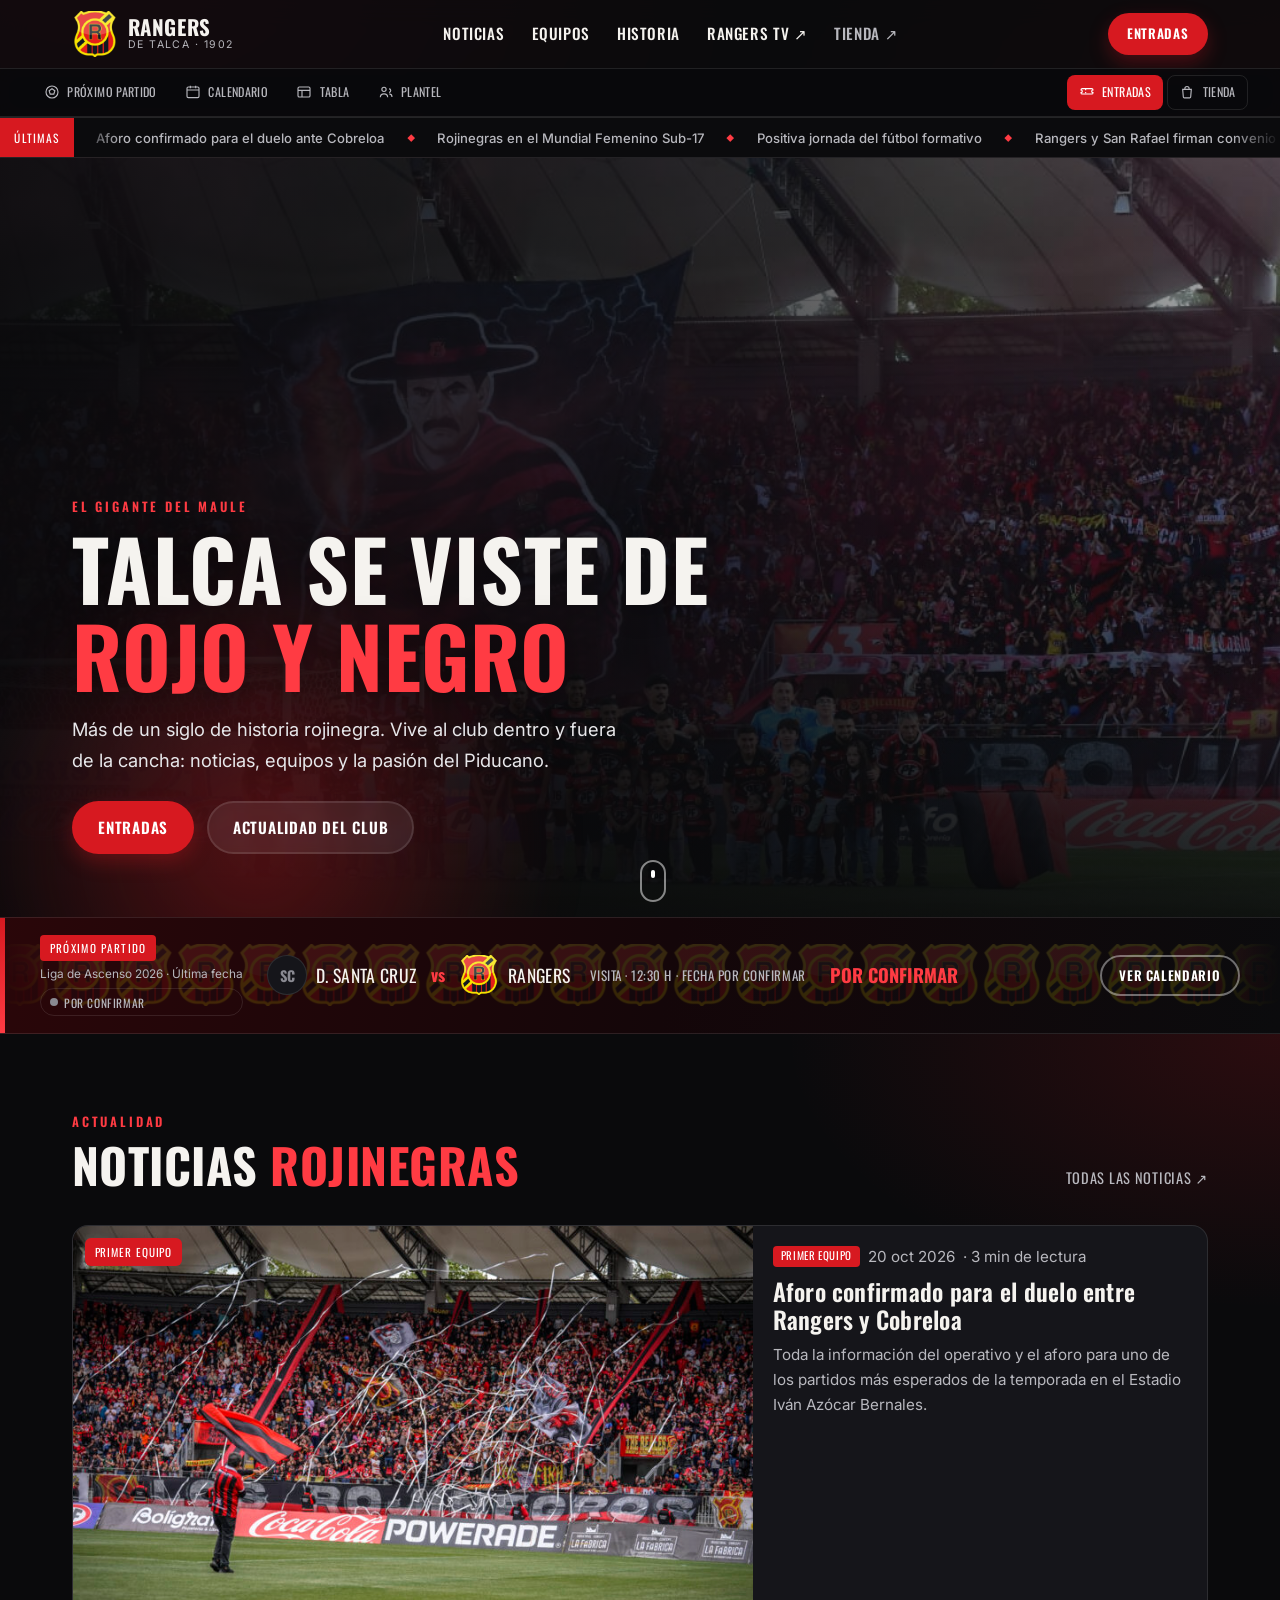
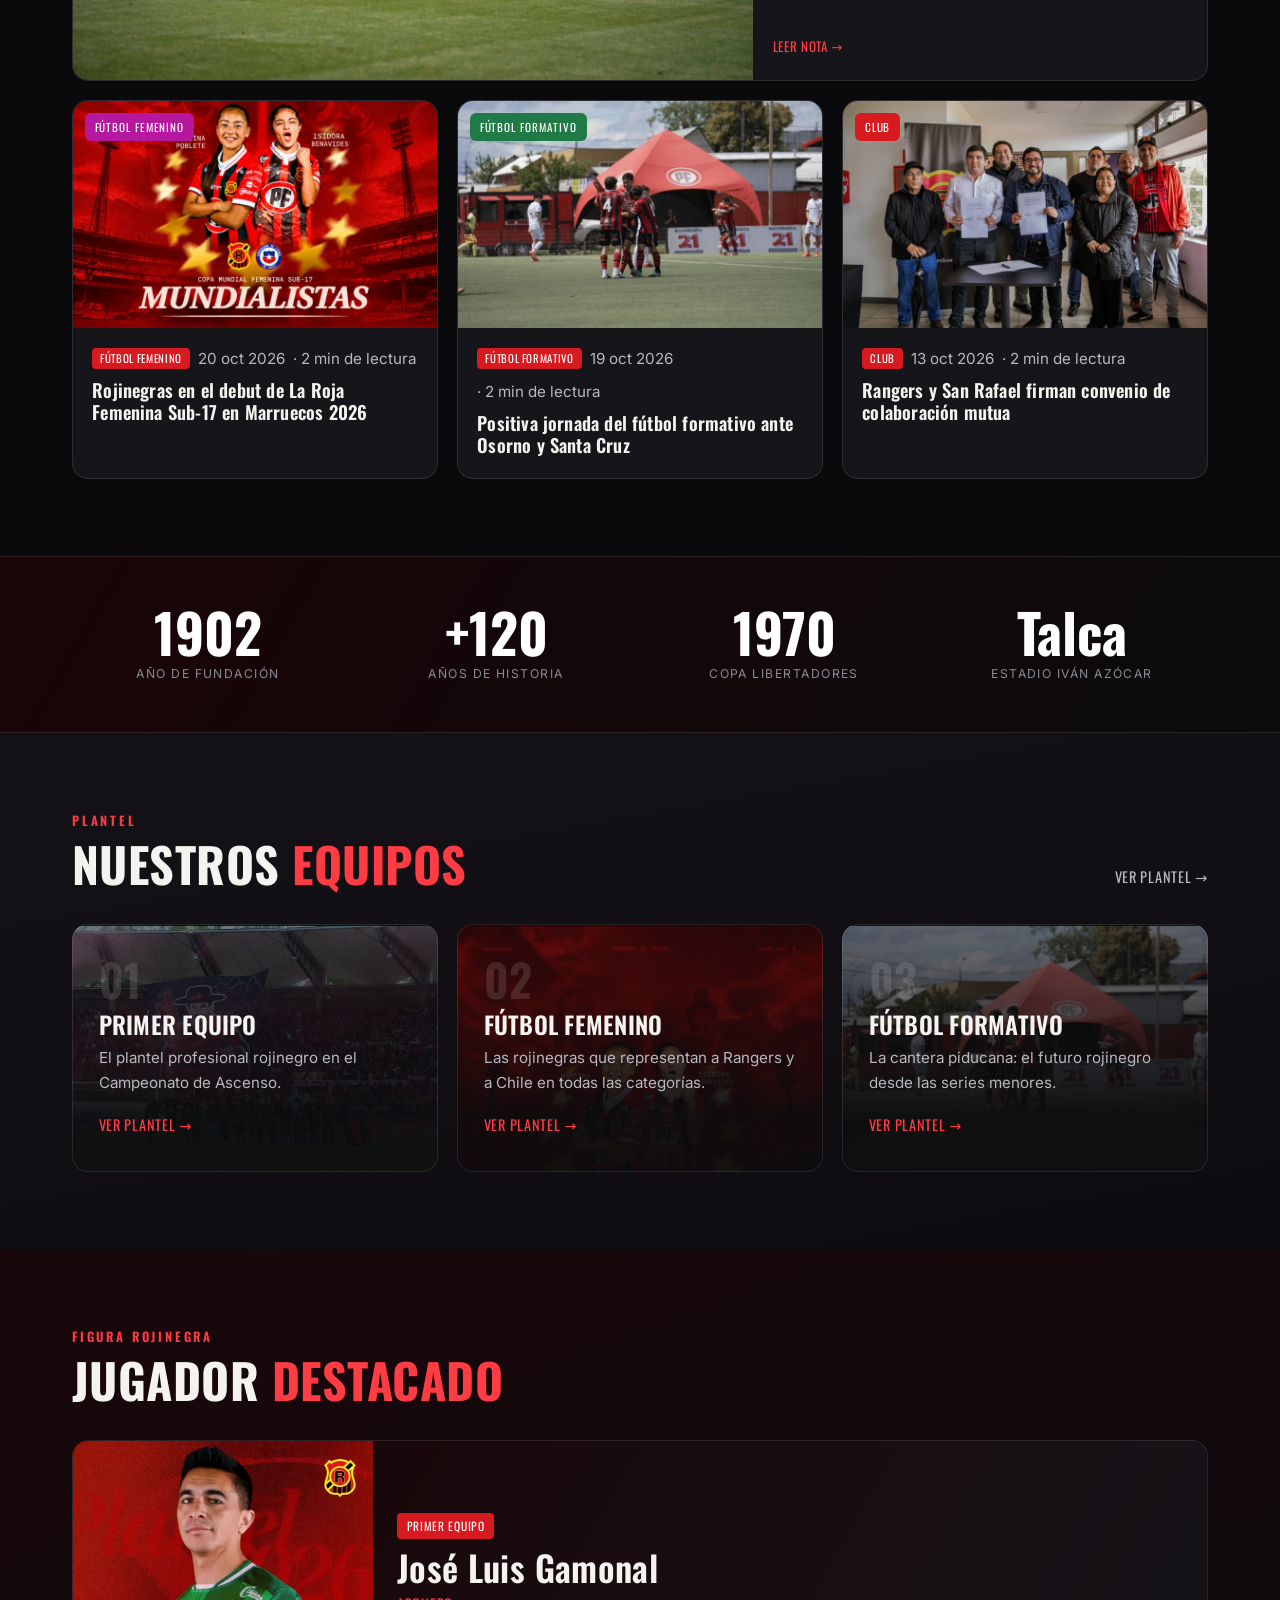
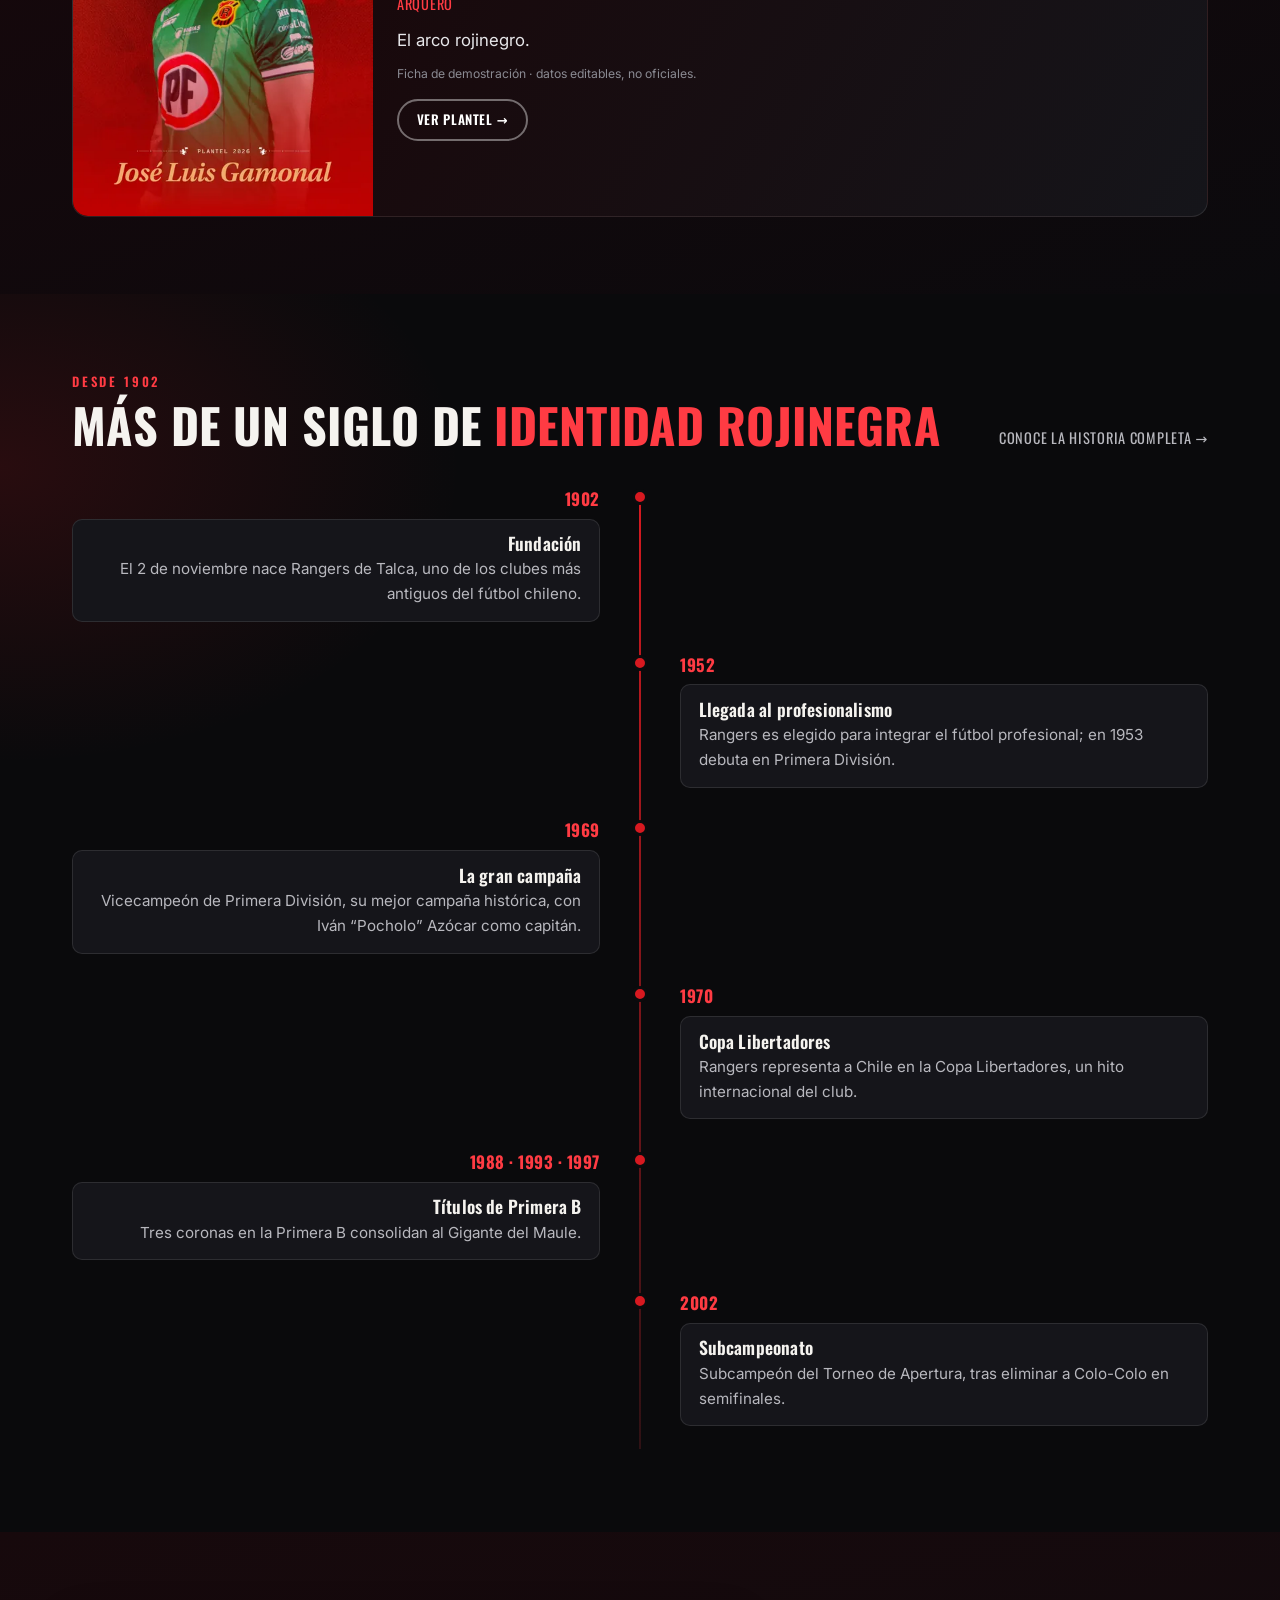
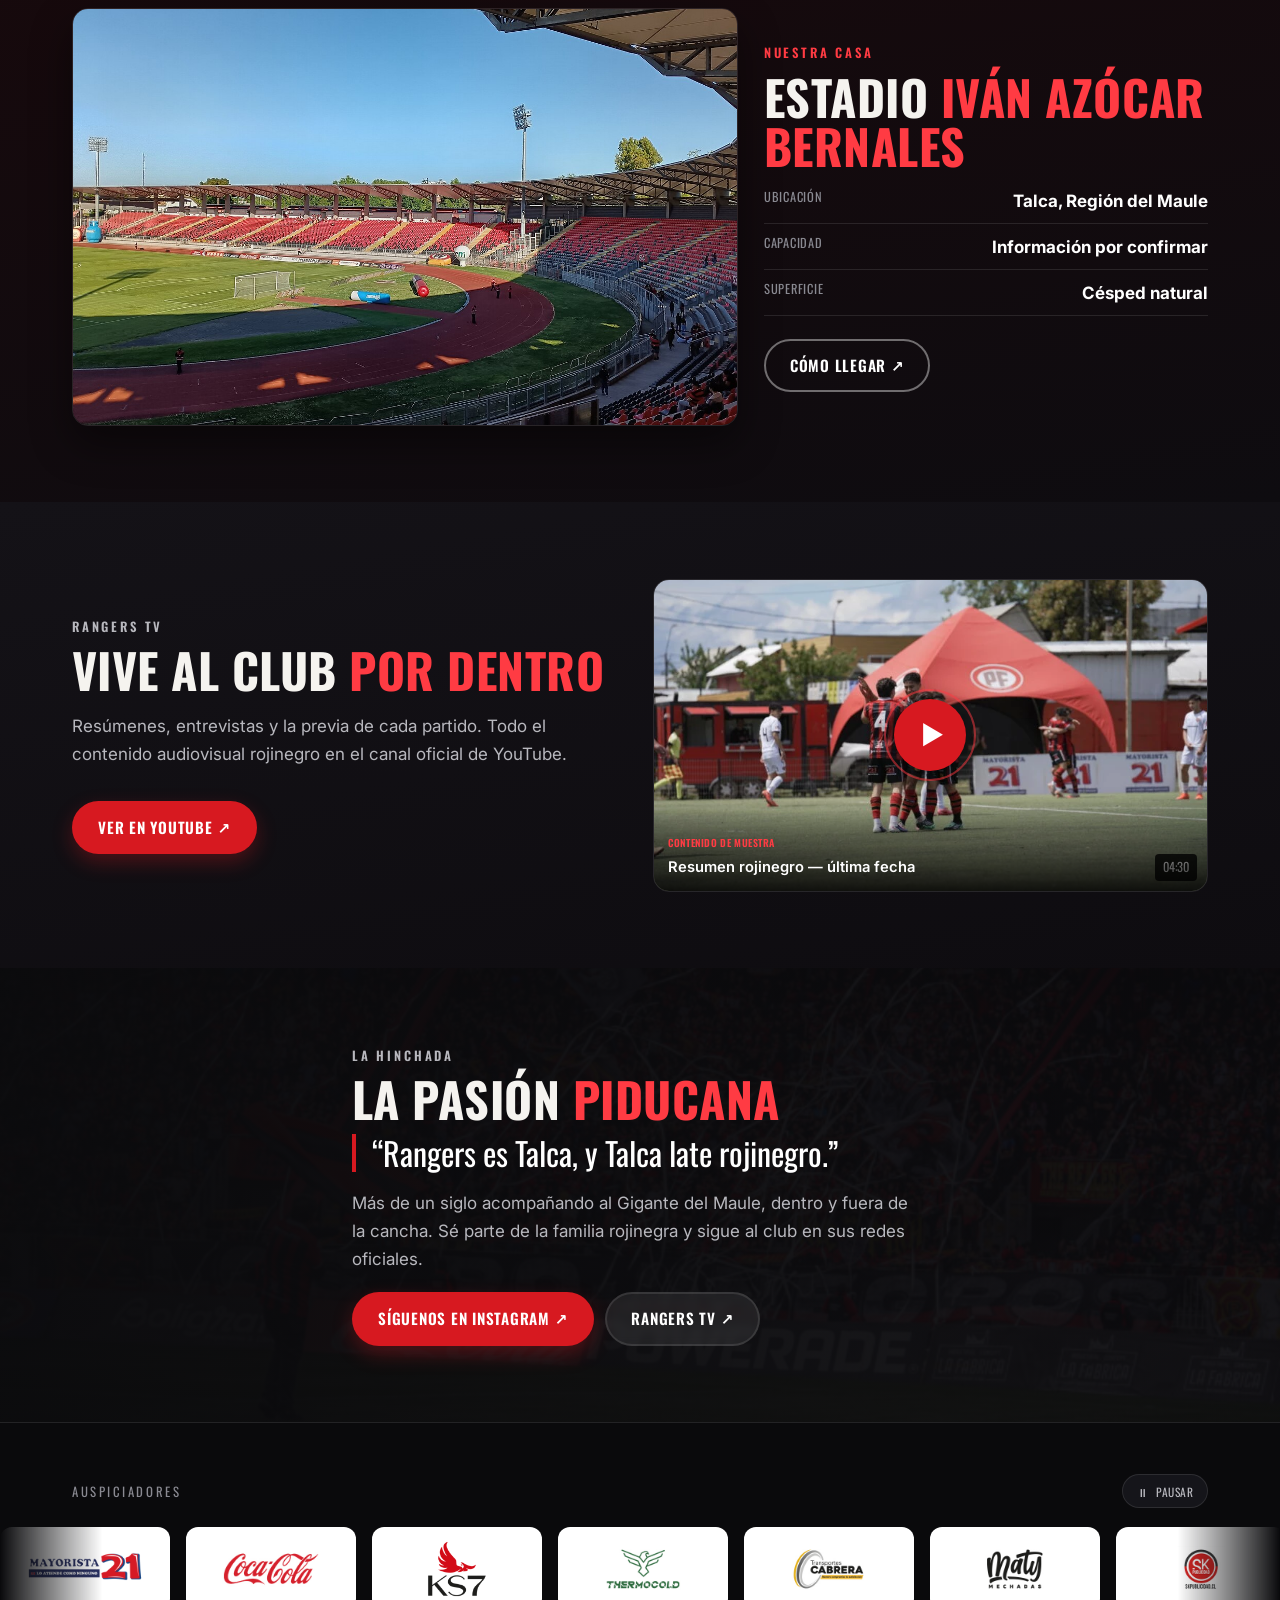
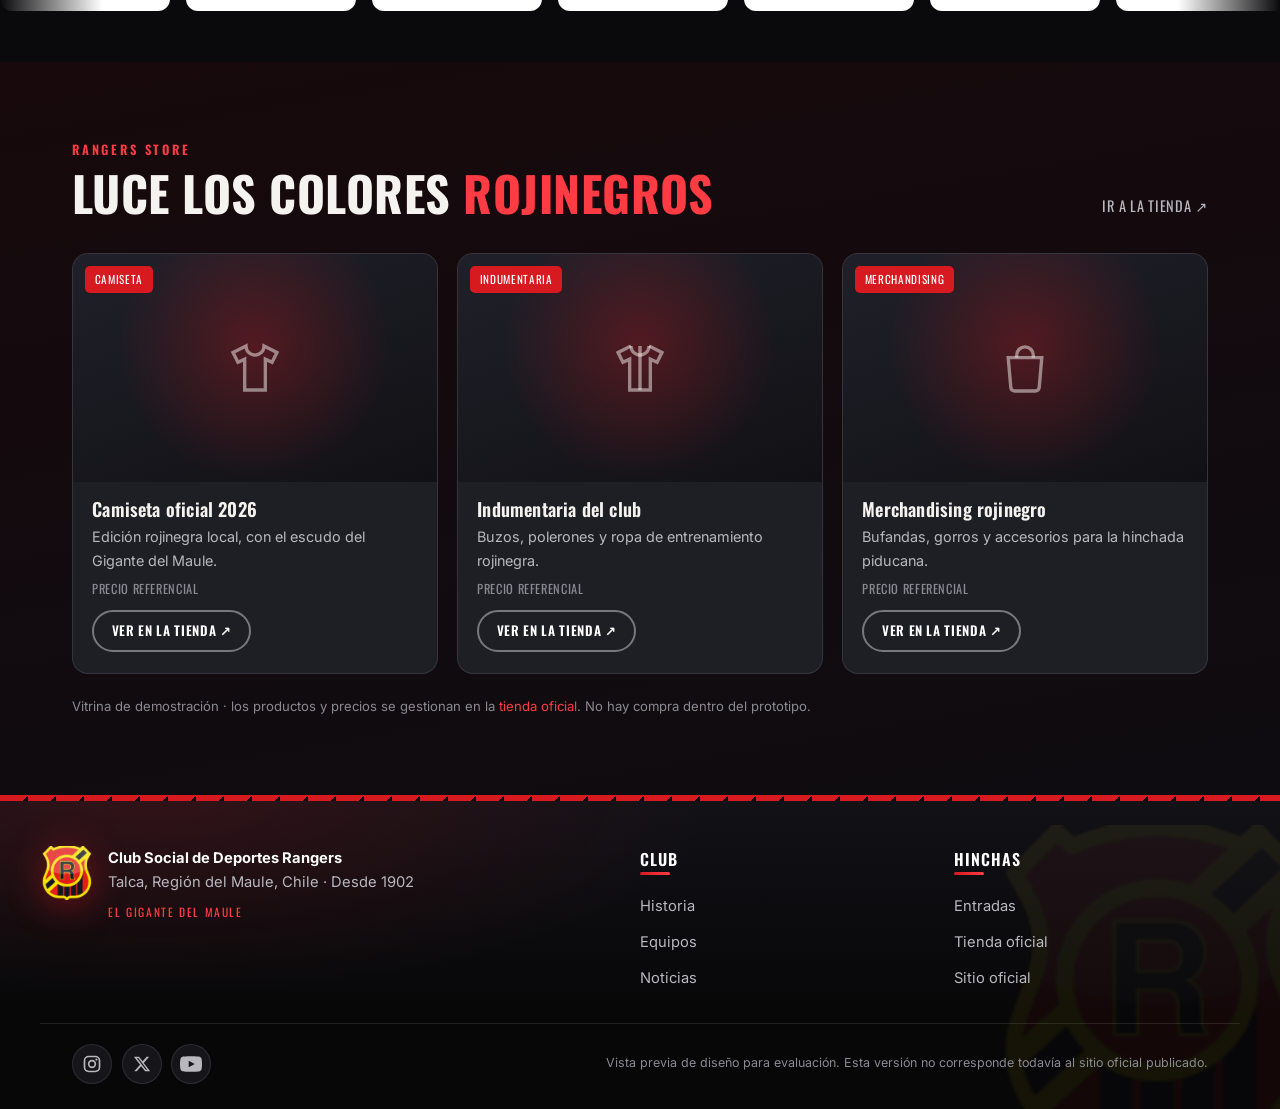
<file: rediseno/index.html>
<!DOCTYPE html>
<html lang="es" class="no-js">
<head>
<meta charset="UTF-8">
<meta name="robots" content="noindex, nofollow, noarchive">
<meta name="viewport" content="width=device-width, initial-scale=1">
<title>Rangers de Talca — El Gigante del Maule</title>
<meta name="description" content="Sitio del Club Social de Deportes Rangers de Talca. Noticias, equipos, entradas e historia rojinegra desde 1902.">
<meta name="theme-color" content="#0B0B0D">
<meta property="og:title" content="Rangers de Talca — Desde 1902">
<meta property="og:description" content="El Gigante del Maule. Rojo y negro, desde Talca al mundo.">
<meta property="og:type" content="website">

<script>document.documentElement.classList.remove('no-js');document.documentElement.classList.add('js');</script>

<link rel="icon" type="image/png" href="assets/img/escudo.png">
<link rel="preconnect" href="https://fonts.googleapis.com">
<link rel="preconnect" href="https://fonts.gstatic.com" crossorigin>
<link rel="stylesheet" href="https://fonts.googleapis.com/css2?family=Oswald:wght@400;500;600;700&family=Inter:wght@400;500;600;700&display=swap">
<link rel="preload" as="image" href="assets/img/hero.jpg?v=2">
<link rel="stylesheet" href="css/main.css">
</head>
<body>
<a class="skip-link" href="#contenido">Saltar al contenido</a>
<div class="scroll-progress" id="progress" aria-hidden="true"></div>

<!-- ======================= HEADER ======================= -->
<header class="site-header" id="siteHeader">
  <div class="wrap header-inner">
    <a class="brand" href="#top" aria-label="Rangers de Talca — inicio">
      <img src="assets/img/escudo.png" width="46" height="46" alt="Escudo de Rangers de Talca">
      <span class="brand-text">
        <strong>Rangers</strong>
        <small>de Talca · 1902</small>
      </span>
    </a>

    <nav class="main-nav" aria-label="Navegación principal">
      <ul>
        <li><a href="#noticias">Noticias</a></li>
        <li><a href="#equipos">Equipos</a></li>
        <li><a href="#historia">Historia</a></li>
        <li><a href="https://www.youtube.com/@RangersdeTalcaOficial" target="_blank" rel="noopener noreferrer">Rangers TV <span aria-hidden="true">↗</span></a></li>
        <li><a class="nav-ext" href="https://rangersstore.cl/" target="_blank" rel="noopener noreferrer">Tienda <span aria-hidden="true">↗</span></a></li>
      </ul>
    </nav>

    <div class="header-cta">
      <a class="btn btn-primary btn-sm" href="https://serviticket.cl/" target="_blank" rel="noopener noreferrer">Entradas</a>
      <button class="nav-toggle" id="navToggle" aria-expanded="false" aria-controls="mobileMenu" aria-label="Abrir menú">
        <span class="nav-toggle-bars" aria-hidden="true"><span></span><span></span><span></span></span>
      </button>
    </div>
  </div>

  <!-- Minimenú de accesos -->
  <nav class="mini-menu" aria-label="Accesos del club">
    <div class="mini-menu-inner">
      <a class="mm-link" href="#nextMatch"><svg viewBox="0 0 24 24" fill="none" stroke="currentColor" stroke-width="1.7" aria-hidden="true"><circle cx="12" cy="12" r="9"/><path d="M12 7l4.3 3.1-1.6 5.1H9.3L7.7 10.1z"/></svg><span>Próximo partido</span></a>
      <a class="mm-link" href="calendario.html"><svg viewBox="0 0 24 24" fill="none" stroke="currentColor" stroke-width="1.7" aria-hidden="true"><rect x="3" y="4.5" width="18" height="16" rx="2"/><path d="M3 9h18M8 2.5v4M16 2.5v4"/></svg><span>Calendario</span></a>
      <a class="mm-link" href="tabla.html"><svg viewBox="0 0 24 24" fill="none" stroke="currentColor" stroke-width="1.7" aria-hidden="true"><rect x="3" y="4.5" width="18" height="15" rx="2"/><path d="M3 9.5h18M9 9.5v10"/></svg><span>Tabla</span></a>
      <a class="mm-link" href="equipos/primer-equipo.html"><svg viewBox="0 0 24 24" fill="none" stroke="currentColor" stroke-width="1.7" aria-hidden="true"><circle cx="9" cy="8" r="3.2"/><path d="M3.5 20c0-3.2 2.7-5.2 5.5-5.2s5.5 2 5.5 5.2"/><path d="M16.5 7.3a2.6 2.6 0 0 1 0 5.2M17 14.9c2.2.3 4 2 4 4.6"/></svg><span>Plantel</span></a>
      <a class="mm-link mm-link--ticket" href="https://serviticket.cl/" target="_blank" rel="noopener noreferrer"><svg viewBox="0 0 24 24" fill="none" stroke="currentColor" stroke-width="1.7" aria-hidden="true"><path d="M3 9a2 2 0 0 1 2-2h14a2 2 0 0 1 2 2 2 2 0 0 0 0 4 2 2 0 0 1-2 2H5a2 2 0 0 1-2-2 2 2 0 0 0 0-4z"/><path d="M10 7.5v9" stroke-dasharray="2 2.5"/></svg><span>Entradas</span></a>
      <a class="mm-link mm-link--shop" href="https://rangersstore.cl/" target="_blank" rel="noopener noreferrer"><svg viewBox="0 0 24 24" fill="none" stroke="currentColor" stroke-width="1.7" aria-hidden="true"><path d="M5.5 8h13l-1 11.5a1.5 1.5 0 0 1-1.5 1.4H8a1.5 1.5 0 0 1-1.5-1.4z"/><path d="M8.8 8V7a3.2 3.2 0 0 1 6.4 0v1"/></svg><span>Tienda</span></a>
    </div>
  </nav>

  <!-- Ticker de titulares -->
  <div class="ticker" aria-label="Últimas noticias">
    <span class="ticker-label">Últimas</span>
    <div class="ticker-viewport">
      <div class="ticker-track">
        <a href="noticias/aforo-cobreloa.html">Aforo confirmado para el duelo ante Cobreloa</a>
        <span aria-hidden="true">◆</span>
        <a href="noticias/roja-femenina-sub17.html">Rojinegras en el Mundial Femenino Sub-17</a>
        <span aria-hidden="true">◆</span>
        <a href="noticias/futbol-formativo.html">Positiva jornada del fútbol formativo</a>
        <span aria-hidden="true">◆</span>
        <a href="noticias/convenio-san-rafael.html">Rangers y San Rafael firman convenio</a>
        <span aria-hidden="true">◆</span>
      </div>
    </div>
  </div>
</header>

<!-- ======================= MENÚ MÓVIL ======================= -->
<div class="mobile-menu" id="mobileMenu" hidden>
  <div class="mobile-menu-panel" role="dialog" aria-modal="true" aria-label="Menú">
    <button class="mobile-close" id="navClose" aria-label="Cerrar menú">×</button>
    <a class="mm-brand" href="#top"><img src="assets/img/escudo.png" width="40" height="40" alt="" loading="lazy"> <span>Rangers de Talca</span></a>
    <nav aria-label="Navegación móvil">
      <p class="mm-group">Competencia</p>
      <ul>
        <li style="--i:1"><a href="#nextMatch">Próximo partido</a></li>
        <li style="--i:2"><a href="calendario.html">Calendario</a></li>
        <li style="--i:3"><a href="tabla.html">Tabla</a></li>
      </ul>
      <p class="mm-group">Club y servicios</p>
      <ul>
        <li style="--i:4"><a href="equipos/primer-equipo.html">Plantel</a></li>
        <li style="--i:5"><a href="https://serviticket.cl/" target="_blank" rel="noopener noreferrer">Entradas ↗</a></li>
        <li style="--i:6"><a href="https://rangersstore.cl/" target="_blank" rel="noopener noreferrer">Tienda ↗</a></li>
      </ul>
      <p class="mm-group">Más</p>
      <ul>
        <li style="--i:7"><a href="#noticias">Noticias</a></li>
        <li style="--i:8"><a href="#historia">Historia</a></li>
        <li style="--i:9"><a href="https://www.youtube.com/@RangersdeTalcaOficial" target="_blank" rel="noopener noreferrer">Rangers TV ↗</a></li>
      </ul>
    </nav>
    <a class="btn btn-primary btn-block" href="https://serviticket.cl/" target="_blank" rel="noopener noreferrer">Comprar entradas</a>
  </div>
</div>

<main id="contenido">
  <span id="top"></span>

  <!-- ======================= HERO ======================= -->
  <section class="hero" aria-labelledby="hero-title">
    <div class="hero-media" data-parallax>
      <img src="assets/img/hero.jpg?v=2" width="1063" height="709" alt="Plantel de Rangers de Talca junto a su hinchada y el lienzo rojinegro en el estadio" fetchpriority="high">
      <div class="hero-scrim"></div>
      <div class="hero-glow" aria-hidden="true"></div>
    </div>
    <div class="wrap hero-content">
      <p class="eyebrow reveal" style="--d:.05s">El Gigante del Maule</p>
      <h1 id="hero-title" class="reveal" style="--d:.12s">Talca se viste de <span class="accent">rojo y negro</span></h1>
      <p class="hero-lead reveal" style="--d:.22s">Más de un siglo de historia rojinegra. Vive al club dentro y fuera de la cancha: noticias, equipos y la pasión del Piducano.</p>
      <div class="hero-actions reveal" style="--d:.32s">
        <a class="btn btn-primary btn-shine" href="https://serviticket.cl/" target="_blank" rel="noopener noreferrer">Entradas</a>
        <a class="btn btn-ghost" href="#noticias">Actualidad del club</a>
      </div>
    </div>
    <a class="hero-scroll reveal" href="#noticias" style="--d:.5s" aria-label="Bajar a noticias"><span></span></a>
  </section>

  <!-- ======================= PRÓXIMO PARTIDO ======================= -->
  <section class="next-match" id="nextMatch" aria-label="Próximo partido">
    <div class="wrap next-match-inner reveal">
      <div class="nm-head">
        <span class="nm-kicker">Próximo partido</span>
        <span class="nm-comp">Liga de Ascenso 2026 · Última fecha</span>
        <span class="nm-state nm-state--por-confirmar" data-nm-state>Por confirmar</span>
      </div>
      <div class="nm-mid">
        <div class="nm-teams">
          <span class="nm-team"><span class="nm-crest" aria-hidden="true">SC</span><span class="nm-name">D. Santa Cruz</span></span>
          <span class="nm-vs">vs</span>
          <span class="nm-team"><img src="assets/img/escudo.png" width="40" height="40" alt="Rangers de Talca" loading="lazy"><span class="nm-name">Rangers</span></span>
        </div>
        <span class="nm-when">Visita · 12:30 h · Fecha por confirmar</span>
      </div>
      <div class="nm-countdown" aria-label="Cuenta regresiva para el próximo partido">
        <div class="cd"><span class="cd-n" data-cd="days">--</span><span class="cd-l">días</span></div>
        <div class="cd"><span class="cd-n" data-cd="hours">--</span><span class="cd-l">hrs</span></div>
        <div class="cd"><span class="cd-n" data-cd="mins">--</span><span class="cd-l">min</span></div>
        <div class="cd"><span class="cd-n" data-cd="secs">--</span><span class="cd-l">seg</span></div>
      </div>
      <a class="btn btn-outline btn-sm nm-cta" href="calendario.html">Ver calendario</a>
    </div>
  </section>

  <!-- ======================= NOTICIAS ======================= -->
  <section class="section news" id="noticias" aria-labelledby="news-title">
    <div class="wrap">
      <header class="section-head reveal">
        <div>
          <p class="eyebrow">Actualidad</p>
          <h2 id="news-title" class="section-title">Noticias <span class="accent">rojinegras</span></h2>
        </div>
        <a class="section-link" href="https://www.rangersdetalca.com/portal/category/noticias" target="_blank" rel="noopener noreferrer">Todas las noticias ↗</a>
      </header>

      <div class="news-grid">
        <article class="news-card news-card--feature reveal">
          <a class="news-media" href="noticias/aforo-cobreloa.html">
            <img src="assets/img/news-aforo.jpg" width="768" height="512" alt="Hinchada rojinegra en el estadio" loading="lazy">
            <span class="news-tag">Primer equipo</span>
          </a>
          <div class="news-body">
            <p class="news-meta"><span class="news-cat">Primer equipo</span><time datetime="2026-10-20">20 oct 2026</time> · 3 min de lectura</p>
            <h3><a href="noticias/aforo-cobreloa.html">Aforo confirmado para el duelo entre Rangers y Cobreloa</a></h3>
            <p>Toda la información del operativo y el aforo para uno de los partidos más esperados de la temporada en el Estadio Iván Azócar Bernales.</p>
            <span class="news-more">Leer nota →</span>
          </div>
        </article>

        <article class="news-card reveal">
          <a class="news-media" href="noticias/roja-femenina-sub17.html">
            <img src="assets/img/news-femenino.webp" width="768" height="960" alt="Jugadoras rojinegras mundialistas" loading="lazy">
            <span class="news-tag news-tag--fem">Fútbol femenino</span>
          </a>
          <div class="news-body">
            <p class="news-meta"><span class="news-cat">Fútbol femenino</span><time datetime="2026-10-20">20 oct 2026</time> · 2 min de lectura</p>
            <h3><a href="noticias/roja-femenina-sub17.html">Rojinegras en el debut de La Roja Femenina Sub-17 en Marruecos 2026</a></h3>
          </div>
        </article>

        <article class="news-card reveal">
          <a class="news-media" href="noticias/futbol-formativo.html">
            <img src="assets/img/formativo-santacruz.webp" width="768" height="512" alt="Fútbol formativo de Rangers" loading="lazy">
            <span class="news-tag news-tag--for">Fútbol formativo</span>
          </a>
          <div class="news-body">
            <p class="news-meta"><span class="news-cat">Fútbol formativo</span><time datetime="2026-10-19">19 oct 2026</time> · 2 min de lectura</p>
            <h3><a href="noticias/futbol-formativo.html">Positiva jornada del fútbol formativo ante Osorno y Santa Cruz</a></h3>
          </div>
        </article>

        <article class="news-card reveal">
          <a class="news-media" href="noticias/convenio-san-rafael.html">
            <img src="assets/img/news-convenio.jpg" width="768" height="512" alt="Firma de convenio de Rangers con San Rafael" loading="lazy">
            <span class="news-tag">Club</span>
          </a>
          <div class="news-body">
            <p class="news-meta"><span class="news-cat">Club</span><time datetime="2026-10-13">13 oct 2026</time> · 2 min de lectura</p>
            <h3><a href="noticias/convenio-san-rafael.html">Rangers y San Rafael firman convenio de colaboración mutua</a></h3>
          </div>
        </article>
      </div>
    </div>
  </section>

  <!-- ======================= STATS / IDENTIDAD ======================= -->
  <section class="stats" aria-label="El club en cifras">
    <div class="wrap stats-grid">
      <div class="stat reveal"><span class="stat-n" data-count="1902">1902</span><span class="stat-l">Año de fundación</span></div>
      <div class="stat reveal" style="--d:.1s"><span class="stat-n">+120</span><span class="stat-l">Años de historia</span></div>
      <div class="stat reveal" style="--d:.2s"><span class="stat-n" data-count="1970">1970</span><span class="stat-l">Copa Libertadores</span></div>
      <div class="stat reveal" style="--d:.3s"><span class="stat-n">Talca</span><span class="stat-l">Estadio Iván Azócar</span></div>
    </div>
  </section>

  <!-- ======================= EQUIPOS ======================= -->
  <section class="section teams" id="equipos" aria-labelledby="teams-title">
    <div class="wrap">
      <header class="section-head reveal">
        <div>
          <p class="eyebrow">Plantel</p>
          <h2 id="teams-title" class="section-title">Nuestros <span class="accent">equipos</span></h2>
        </div>
        <a class="section-link" href="equipos/primer-equipo.html">Ver plantel →</a>
      </header>
      <div class="teams-grid">
        <a class="team-card team-card--pe reveal" href="equipos/primer-equipo.html">
          <span class="team-num" aria-hidden="true">01</span>
          <h3>Primer equipo</h3>
          <p>El plantel profesional rojinegro en el Campeonato de Ascenso.</p>
          <span class="team-go">Ver plantel →</span>
        </a>
        <a class="team-card team-card--fem reveal" style="--d:.1s" href="equipos/futbol-femenino.html">
          <span class="team-num" aria-hidden="true">02</span>
          <h3>Fútbol femenino</h3>
          <p>Las rojinegras que representan a Rangers y a Chile en todas las categorías.</p>
          <span class="team-go">Ver plantel →</span>
        </a>
        <a class="team-card team-card--for reveal" style="--d:.2s" href="equipos/futbol-formativo.html">
          <span class="team-num" aria-hidden="true">03</span>
          <h3>Fútbol formativo</h3>
          <p>La cantera piducana: el futuro rojinegro desde las series menores.</p>
          <span class="team-go">Ver plantel →</span>
        </a>
      </div>
    </div>
  </section>

  <!-- ======================= JUGADOR DESTACADO ======================= -->
  <section class="section featured" aria-labelledby="fp-title">
    <div class="wrap">
      <header class="section-head reveal">
        <div>
          <p class="eyebrow">Figura rojinegra</p>
          <h2 id="fp-title" class="section-title">Jugador <span class="accent">destacado</span></h2>
        </div>
      </header>
      <article class="fp-card reveal" id="featuredPlayer">
        <div class="fp-photo"><img data-fp="foto" src="assets/img/jugadores/Jose-Luis-Gamonal.webp" alt="José Luis Gamonal" loading="lazy"></div>
        <div class="fp-body">
          <span class="fp-badge" data-fp="equipo">Primer equipo</span>
          <h3 class="fp-name" data-fp="nombre">José Luis Gamonal</h3>
          <p class="fp-pos" data-fp="posicion">Arquero</p>
          <p class="fp-quote" data-fp="cita">El arco rojinegro.</p>
          <p class="fp-note"><span data-fp="nota">Ficha de demostración</span> · datos editables, no oficiales.</p>
          <a class="btn btn-outline btn-sm" href="equipos/primer-equipo.html">Ver plantel →</a>
        </div>
      </article>
    </div>
  </section>

  <!-- ======================= HISTORIA (línea de tiempo) ======================= -->
  <section class="section history" id="historia" aria-labelledby="history-title">
    <div class="wrap">
      <header class="section-head reveal">
        <div>
          <p class="eyebrow">Desde 1902</p>
          <h2 id="history-title" class="section-title">Más de un siglo de <span class="accent">identidad rojinegra</span></h2>
        </div>
        <a class="section-link" href="historia.html">Conoce la historia completa →</a>
      </header>
      <ol class="timeline reveal">
        <li class="tl-item"><span class="tl-year">1902</span><div class="tl-card"><h3>Fundación</h3><p>El 2 de noviembre nace Rangers de Talca, uno de los clubes más antiguos del fútbol chileno.</p></div></li>
        <li class="tl-item"><span class="tl-year">1952</span><div class="tl-card"><h3>Llegada al profesionalismo</h3><p>Rangers es elegido para integrar el fútbol profesional; en 1953 debuta en Primera División.</p></div></li>
        <li class="tl-item"><span class="tl-year">1969</span><div class="tl-card"><h3>La gran campaña</h3><p>Vicecampeón de Primera División, su mejor campaña histórica, con Iván “Pocholo” Azócar como capitán.</p></div></li>
        <li class="tl-item"><span class="tl-year">1970</span><div class="tl-card"><h3>Copa Libertadores</h3><p>Rangers representa a Chile en la Copa Libertadores, un hito internacional del club.</p></div></li>
        <li class="tl-item"><span class="tl-year">1988 · 1993 · 1997</span><div class="tl-card"><h3>Títulos de Primera B</h3><p>Tres coronas en la Primera B consolidan al Gigante del Maule.</p></div></li>
        <li class="tl-item"><span class="tl-year">2002</span><div class="tl-card"><h3>Subcampeonato</h3><p>Subcampeón del Torneo de Apertura, tras eliminar a Colo-Colo en semifinales.</p></div></li>
      </ol>
    </div>
  </section>

  <!-- ======================= ESTADIO ======================= -->
  <section class="section stadium" id="estadio" aria-labelledby="stadium-title">
    <div class="wrap stadium-inner">
      <div class="stadium-media reveal">
        <img src="assets/img/estadio.jpg" width="1280" height="960" alt="Estadio Iván Azócar Bernales de Talca" loading="lazy">
      </div>
      <div class="stadium-text reveal" style="--d:.12s">
        <p class="eyebrow">Nuestra casa</p>
        <h2 id="stadium-title" class="section-title">Estadio <span class="accent">Iván Azócar Bernales</span></h2>
        <ul class="stadium-facts">
          <li><span>Ubicación</span><strong>Talca, Región del Maule</strong></li>
          <li><span>Capacidad</span><strong>Información por confirmar</strong></li>
          <li><span>Superficie</span><strong>Césped natural</strong></li>
        </ul>
        <a class="btn btn-outline" href="https://www.google.com/maps/search/Estadio+Fiscal+de+Talca+Iv%C3%A1n+Az%C3%B3car+Bernales" target="_blank" rel="noopener noreferrer">Cómo llegar ↗</a>
      </div>
    </div>
  </section>

  <!-- ======================= RANGERS TV ======================= -->
  <section class="section tv" id="tv" aria-labelledby="tv-title">
    <div class="wrap tv-inner reveal">
      <div class="tv-text">
        <p class="eyebrow">Rangers TV</p>
        <h2 id="tv-title" class="section-title">Vive al club <span class="accent">por dentro</span></h2>
        <p>Resúmenes, entrevistas y la previa de cada partido. Todo el contenido audiovisual rojinegro en el canal oficial de YouTube.</p>
        <a class="btn btn-primary btn-shine" href="https://www.youtube.com/@RangersdeTalcaOficial" target="_blank" rel="noopener noreferrer">Ver en YouTube ↗</a>
      </div>
      <a class="tv-thumb" href="https://www.youtube.com/@RangersdeTalcaOficial" target="_blank" rel="noopener noreferrer" aria-label="Abrir el canal de YouTube de Rangers de Talca">
        <img src="assets/img/formativo-santacruz.webp" width="768" height="512" alt="Miniatura de contenido audiovisual de Rangers" loading="lazy">
        <span class="tv-dur">04:30</span>
        <span class="tv-play" aria-hidden="true">▶</span>
        <span class="tv-caption"><span class="tv-vtag">Contenido de muestra</span>Resumen rojinegro — última fecha</span>
      </a>
    </div>
  </section>

  <!-- ======================= HINCHADA / COMUNIDAD ======================= -->
  <section class="section fans" aria-labelledby="fans-title">
    <div class="fans-bg" aria-hidden="true"><img src="assets/img/news-aforo.jpg" alt="" loading="lazy"></div>
    <div class="wrap fans-inner reveal">
      <p class="eyebrow">La hinchada</p>
      <h2 id="fans-title" class="section-title">La pasión <span class="accent">piducana</span></h2>
      <blockquote class="fans-quote">“Rangers es Talca, y Talca late rojinegro.”</blockquote>
      <p>Más de un siglo acompañando al Gigante del Maule, dentro y fuera de la cancha. Sé parte de la familia rojinegra y sigue al club en sus redes oficiales.</p>
      <div class="fans-actions">
        <a class="btn btn-primary" href="https://www.instagram.com/rangersdetalca.cl/?hl=es-la" target="_blank" rel="noopener noreferrer">Síguenos en Instagram ↗</a>
        <a class="btn btn-ghost" href="https://www.youtube.com/@RangersdeTalcaOficial" target="_blank" rel="noopener noreferrer">Rangers TV ↗</a>
      </div>
    </div>
  </section>

  <!-- ======================= AUSPICIADORES ======================= -->
  <section class="sponsors" aria-label="Auspiciadores">
    <div class="wrap sponsors-head">
      <p class="sponsors-title reveal">Auspiciadores</p>
      <button class="mq-pause" id="mqPause" type="button" aria-pressed="false" aria-label="Pausar o reanudar el carrusel de auspiciadores">
        <span class="mq-pause-ico" aria-hidden="true">⏸</span><span class="mq-pause-txt">Pausar</span>
      </button>
    </div>
    <div class="marquee" id="sponsorsMarquee">
      <div class="marquee-track">
        <span class="sp"><img src="assets/img/sponsors/sp-mayorista21.png" alt="Mayorista 21" loading="lazy"></span>
        <span class="sp"><img src="assets/img/sponsors/sp-cocacola.jpg" alt="Coca-Cola" loading="lazy"></span>
        <span class="sp"><img src="assets/img/sponsors/sp-ks7.png" alt="KS7" loading="lazy"></span>
        <span class="sp"><img src="assets/img/sponsors/sp-thermocold.jpg" alt="Thermocold" loading="lazy"></span>
        <span class="sp"><img src="assets/img/sponsors/sp-cabrera.jpg" alt="Transportes Cabrera" loading="lazy"></span>
        <span class="sp"><img src="assets/img/sponsors/sp-maty.jpg" alt="Maty Mechadas" loading="lazy"></span>
        <span class="sp"><img src="assets/img/sponsors/sp-sk.jpg" alt="SK" loading="lazy"></span>
      </div>
    </div>
  </section>

  <!-- ======================= RANGERS STORE (prototipo) ======================= -->
  <section class="section store" id="tienda" aria-labelledby="store-title">
    <div class="wrap">
      <header class="section-head reveal">
        <div>
          <p class="eyebrow">Rangers Store</p>
          <h2 id="store-title" class="section-title">Luce los colores <span class="accent">rojinegros</span></h2>
        </div>
        <a class="section-link" href="https://rangersstore.cl/" target="_blank" rel="noopener noreferrer">Ir a la tienda ↗</a>
      </header>
      <div class="store-grid">
        <article class="store-card reveal">
          <div class="store-media store-media--camiseta"><span class="store-ph" aria-hidden="true"><svg viewBox="0 0 24 24" fill="none" stroke="currentColor" stroke-width="1.3"><path d="M8.5 3.5 3.5 6l1.9 3.8L8 8.6V20.5h8V8.6l2.6 1.2L20.5 6l-5-2.5a3.5 3.5 0 0 1-7 0Z"/></svg></span><span class="store-badge">Camiseta</span></div>
          <div class="store-body">
            <h3>Camiseta oficial 2026</h3>
            <p>Edición rojinegra local, con el escudo del Gigante del Maule.</p>
            <span class="store-price">Precio referencial</span>
            <a class="btn btn-outline btn-sm" href="https://rangersstore.cl/" target="_blank" rel="noopener noreferrer">Ver en la tienda ↗</a>
          </div>
        </article>
        <article class="store-card reveal" style="--d:.1s">
          <div class="store-media store-media--indumentaria"><span class="store-ph" aria-hidden="true"><svg viewBox="0 0 24 24" fill="none" stroke="currentColor" stroke-width="1.3"><path d="M8.5 3.5 3.5 6l1.9 3.8L8 8.6V20.5h8V8.6l2.6 1.2L20.5 6l-5-2.5"/><path d="M12 3.5V20.5"/><path d="M8.5 3.5a3.5 3.5 0 0 0 7 0"/></svg></span><span class="store-badge">Indumentaria</span></div>
          <div class="store-body">
            <h3>Indumentaria del club</h3>
            <p>Buzos, polerones y ropa de entrenamiento rojinegra.</p>
            <span class="store-price">Precio referencial</span>
            <a class="btn btn-outline btn-sm" href="https://rangersstore.cl/" target="_blank" rel="noopener noreferrer">Ver en la tienda ↗</a>
          </div>
        </article>
        <article class="store-card reveal" style="--d:.2s">
          <div class="store-media store-media--merch"><span class="store-ph" aria-hidden="true"><svg viewBox="0 0 24 24" fill="none" stroke="currentColor" stroke-width="1.3"><path d="M5.5 8h13l-1 11.5a1.5 1.5 0 0 1-1.5 1.4H8a1.5 1.5 0 0 1-1.5-1.4z"/><path d="M8.8 8V7a3.2 3.2 0 0 1 6.4 0v1"/></svg></span><span class="store-badge">Merchandising</span></div>
          <div class="store-body">
            <h3>Merchandising rojinegro</h3>
            <p>Bufandas, gorros y accesorios para la hinchada piducana.</p>
            <span class="store-price">Precio referencial</span>
            <a class="btn btn-outline btn-sm" href="https://rangersstore.cl/" target="_blank" rel="noopener noreferrer">Ver en la tienda ↗</a>
          </div>
        </article>
      </div>
      <p class="store-note">Vitrina de demostración · los productos y precios se gestionan en la <a href="https://rangersstore.cl/" target="_blank" rel="noopener noreferrer">tienda oficial</a>. No hay compra dentro del prototipo.</p>
    </div>
  </section>

</main>

<!-- ======================= FOOTER ======================= -->
<footer class="site-footer">
  <div class="wrap footer-grid">
    <div class="footer-brand">
      <img src="assets/img/escudo.png" width="54" height="54" alt="Escudo de Rangers de Talca" loading="lazy">
      <p><strong>Club Social de Deportes Rangers</strong><br>Talca, Región del Maule, Chile · Desde 1902<br><span class="foot-tag">El Gigante del Maule</span></p>
    </div>
    <nav class="footer-nav" aria-label="Enlaces del club">
      <h3>Club</h3>
      <ul>
        <li><a href="historia.html">Historia</a></li>
        <li><a href="equipos/primer-equipo.html">Equipos</a></li>
        <li><a href="#noticias">Noticias</a></li>
      </ul>
    </nav>
    <nav class="footer-nav" aria-label="Enlaces de hinchas">
      <h3>Hinchas</h3>
      <ul>
        <li><a href="https://serviticket.cl/" target="_blank" rel="noopener noreferrer">Entradas</a></li>
        <li><a href="https://rangersstore.cl/" target="_blank" rel="noopener noreferrer">Tienda oficial</a></li>
        <li><a href="https://www.rangersdetalca.com/portal/" target="_blank" rel="noopener noreferrer">Sitio oficial</a></li>
      </ul>
    </nav>
  </div>
  <div class="wrap footer-base">
    <div class="footer-social" aria-label="Redes sociales de Rangers de Talca">
      <a href="https://www.instagram.com/rangersdetalca.cl/?hl=es-la" target="_blank" rel="noopener noreferrer" aria-label="Instagram"><svg viewBox="0 0 24 24" width="20" height="20" fill="none" stroke="currentColor" stroke-width="2" aria-hidden="true"><rect x="3" y="3" width="18" height="18" rx="5"/><circle cx="12" cy="12" r="4"/><circle cx="17.3" cy="6.7" r="1.3" fill="currentColor" stroke="none"/></svg></a>
      <a href="https://x.com/Rangersdetalca_" target="_blank" rel="noopener noreferrer" aria-label="X (Twitter)"><svg viewBox="0 0 24 24" width="18" height="18" fill="currentColor" aria-hidden="true"><path d="M18.244 2.25h3.308l-7.227 8.26 8.502 11.24h-6.657l-5.214-6.817L4.99 21.75H1.68l7.73-8.835L1.254 2.25H8.08l4.713 6.231zm-1.161 17.52h1.833L7.084 4.126H5.117z"/></svg></a>
      <a href="https://www.youtube.com/@RangersdeTalcaOficial" target="_blank" rel="noopener noreferrer" aria-label="YouTube"><svg viewBox="0 0 24 24" width="22" height="22" fill="currentColor" aria-hidden="true"><path d="M23.5 6.2a3 3 0 0 0-2.1-2.1C19.6 3.5 12 3.5 12 3.5s-7.6 0-9.4.6A3 3 0 0 0 .5 6.2 31 31 0 0 0 0 12a31 31 0 0 0 .5 5.8 3 3 0 0 0 2.1 2.1c1.8.6 9.4.6 9.4.6s7.6 0 9.4-.6a3 3 0 0 0 2.1-2.1A31 31 0 0 0 24 12a31 31 0 0 0-.5-5.8zM9.5 15.5v-7l6.5 3.5z"/></svg></a>
    </div>
    <p>Vista previa de diseño para evaluación. Esta versión no corresponde todavía al sitio oficial publicado.</p>
  </div>
</footer>

<button class="to-top" id="toTop" aria-label="Volver arriba" hidden>↑</button>

<script src="js/data.js" defer></script>
<script src="js/main.js" defer></script>
</body>
</html>
</file>
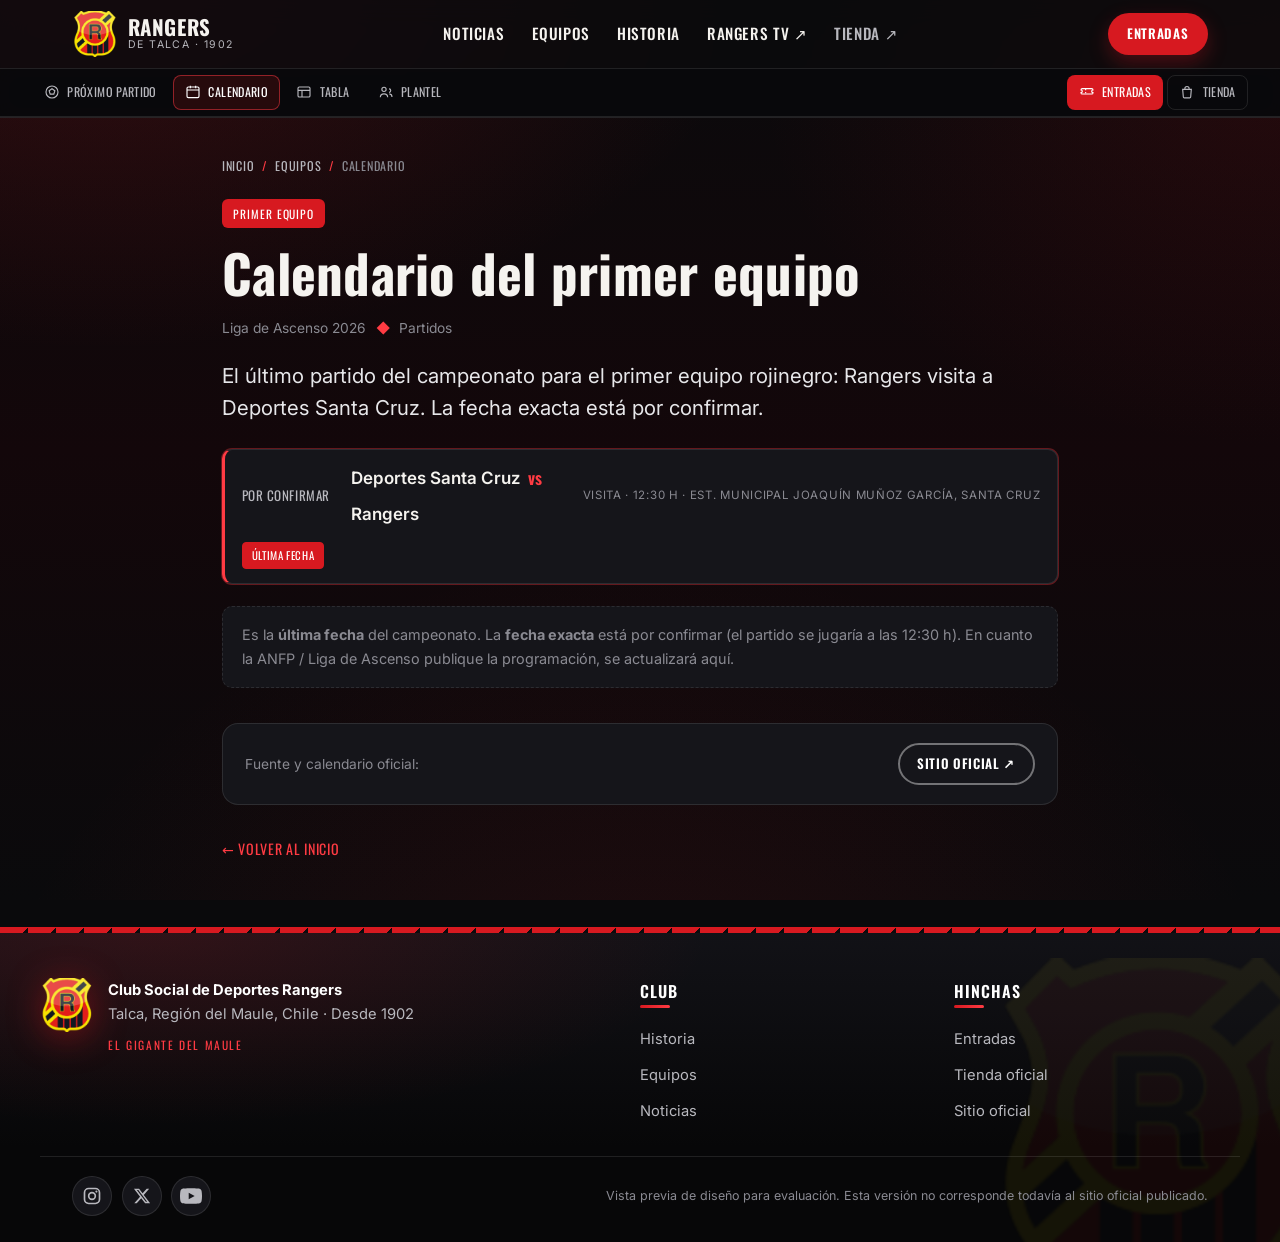
<file: rediseno/calendario.html>
<!DOCTYPE html>
<html lang="es" class="no-js">
<head>
<meta charset="UTF-8">
<meta name="robots" content="noindex, nofollow, noarchive">
<meta name="viewport" content="width=device-width, initial-scale=1">
<title>Calendario del primer equipo — Rangers de Talca</title>
<meta name="description" content="Calendario y próximos partidos del primer equipo de Rangers de Talca en la Liga de Ascenso 2026.">
<meta name="theme-color" content="#0B0B0D">

<script>document.documentElement.classList.remove('no-js');document.documentElement.classList.add('js');</script>

<link rel="icon" type="image/png" href="assets/img/escudo.png">
<link rel="preconnect" href="https://fonts.googleapis.com">
<link rel="preconnect" href="https://fonts.gstatic.com" crossorigin>
<link rel="stylesheet" href="https://fonts.googleapis.com/css2?family=Oswald:wght@400;500;600;700&family=Inter:wght@400;500;600;700&display=swap">
<link rel="stylesheet" href="css/main.css">
</head>
<body>
<a class="skip-link" href="#contenido">Saltar al contenido</a>
<div class="scroll-progress" id="progress" aria-hidden="true"></div>

<!-- HEADER -->
<header class="site-header" id="siteHeader">
  <div class="wrap header-inner">
    <a class="brand" href="index.html" aria-label="Rangers de Talca — inicio">
      <img src="assets/img/escudo.png" width="46" height="46" alt="Escudo de Rangers de Talca">
      <span class="brand-text"><strong>Rangers</strong><small>de Talca · 1902</small></span>
    </a>
    <nav class="main-nav" aria-label="Navegación principal">
      <ul>
        <li><a href="index.html#noticias">Noticias</a></li>
        <li><a href="equipos/primer-equipo.html">Equipos</a></li>
        <li><a href="historia.html">Historia</a></li>
        <li><a href="https://www.youtube.com/@RangersdeTalcaOficial" target="_blank" rel="noopener noreferrer">Rangers TV <span aria-hidden="true">↗</span></a></li>
        <li><a class="nav-ext" href="https://rangersstore.cl/" target="_blank" rel="noopener noreferrer">Tienda <span aria-hidden="true">↗</span></a></li>
      </ul>
    </nav>
    <div class="header-cta">
      <a class="btn btn-primary btn-sm" href="https://serviticket.cl/" target="_blank" rel="noopener noreferrer">Entradas</a>
      <button class="nav-toggle" id="navToggle" aria-expanded="false" aria-controls="mobileMenu" aria-label="Abrir menú">
        <span class="nav-toggle-bars" aria-hidden="true"><span></span><span></span><span></span></span>
      </button>
    </div>
  </div>
  <!-- Minimenú de accesos -->
  <nav class="mini-menu" aria-label="Accesos del club">
    <div class="mini-menu-inner">
      <a class="mm-link" href="index.html#nextMatch"><svg viewBox="0 0 24 24" fill="none" stroke="currentColor" stroke-width="1.7" aria-hidden="true"><circle cx="12" cy="12" r="9"/><path d="M12 7l4.3 3.1-1.6 5.1H9.3L7.7 10.1z"/></svg><span>Próximo partido</span></a>
      <a class="mm-link" href="calendario.html"><svg viewBox="0 0 24 24" fill="none" stroke="currentColor" stroke-width="1.7" aria-hidden="true"><rect x="3" y="4.5" width="18" height="16" rx="2"/><path d="M3 9h18M8 2.5v4M16 2.5v4"/></svg><span>Calendario</span></a>
      <a class="mm-link" href="tabla.html"><svg viewBox="0 0 24 24" fill="none" stroke="currentColor" stroke-width="1.7" aria-hidden="true"><rect x="3" y="4.5" width="18" height="15" rx="2"/><path d="M3 9.5h18M9 9.5v10"/></svg><span>Tabla</span></a>
      <a class="mm-link" href="equipos/primer-equipo.html"><svg viewBox="0 0 24 24" fill="none" stroke="currentColor" stroke-width="1.7" aria-hidden="true"><circle cx="9" cy="8" r="3.2"/><path d="M3.5 20c0-3.2 2.7-5.2 5.5-5.2s5.5 2 5.5 5.2"/><path d="M16.5 7.3a2.6 2.6 0 0 1 0 5.2M17 14.9c2.2.3 4 2 4 4.6"/></svg><span>Plantel</span></a>
      <a class="mm-link mm-link--ticket" href="https://serviticket.cl/" target="_blank" rel="noopener noreferrer"><svg viewBox="0 0 24 24" fill="none" stroke="currentColor" stroke-width="1.7" aria-hidden="true"><path d="M3 9a2 2 0 0 1 2-2h14a2 2 0 0 1 2 2 2 2 0 0 0 0 4 2 2 0 0 1-2 2H5a2 2 0 0 1-2-2 2 2 0 0 0 0-4z"/><path d="M10 7.5v9" stroke-dasharray="2 2.5"/></svg><span>Entradas</span></a>
      <a class="mm-link mm-link--shop" href="https://rangersstore.cl/" target="_blank" rel="noopener noreferrer"><svg viewBox="0 0 24 24" fill="none" stroke="currentColor" stroke-width="1.7" aria-hidden="true"><path d="M5.5 8h13l-1 11.5a1.5 1.5 0 0 1-1.5 1.4H8a1.5 1.5 0 0 1-1.5-1.4z"/><path d="M8.8 8V7a3.2 3.2 0 0 1 6.4 0v1"/></svg><span>Tienda</span></a>
    </div>
  </nav>
</header>

<!-- MENÚ MÓVIL -->
<div class="mobile-menu" id="mobileMenu" hidden>
  <div class="mobile-menu-panel" role="dialog" aria-modal="true" aria-label="Menú">
    <button class="mobile-close" id="navClose" aria-label="Cerrar menú">×</button>
    <a class="mm-brand" href="index.html"><img src="assets/img/escudo.png" width="40" height="40" alt="" loading="lazy"> <span>Rangers de Talca</span></a>
    <nav aria-label="Navegación móvil">
      <p class="mm-group">Competencia</p>
      <ul>
        <li style="--i:1"><a href="index.html#nextMatch">Próximo partido</a></li>
        <li style="--i:2"><a href="calendario.html">Calendario</a></li>
        <li style="--i:3"><a href="tabla.html">Tabla</a></li>
      </ul>
      <p class="mm-group">Club y servicios</p>
      <ul>
        <li style="--i:4"><a href="equipos/primer-equipo.html">Plantel</a></li>
        <li style="--i:5"><a href="https://serviticket.cl/" target="_blank" rel="noopener noreferrer">Entradas ↗</a></li>
        <li style="--i:6"><a href="https://rangersstore.cl/" target="_blank" rel="noopener noreferrer">Tienda ↗</a></li>
      </ul>
      <p class="mm-group">Más</p>
      <ul>
        <li style="--i:7"><a href="index.html#noticias">Noticias</a></li>
        <li style="--i:8"><a href="historia.html">Historia</a></li>
        <li style="--i:9"><a href="https://www.youtube.com/@RangersdeTalcaOficial" target="_blank" rel="noopener noreferrer">Rangers TV ↗</a></li>
      </ul>
    </nav>
    <a class="btn btn-primary btn-block" href="https://serviticket.cl/" target="_blank" rel="noopener noreferrer">Comprar entradas</a>
  </div>
</div>

<main id="contenido">
  <article class="article">
    <div class="wrap wrap--narrow">
      <nav class="breadcrumb" aria-label="Ruta">
        <a href="index.html">Inicio</a> <span aria-hidden="true">/</span>
        <a href="equipos/primer-equipo.html">Equipos</a> <span aria-hidden="true">/</span>
        Calendario
      </nav>

      <header class="article-head reveal">
        <span class="article-tag">Primer equipo</span>
        <h1 class="article-title">Calendario del primer equipo</h1>
        <p class="article-meta">Liga de Ascenso 2026 <span class="dot" aria-hidden="true">◆</span> Partidos</p>
        <p class="article-lead">El último partido del campeonato para el primer equipo rojinegro: Rangers visita a Deportes Santa Cruz. La fecha exacta está por confirmar.</p>
      </header>

      <div class="reveal">
        <div class="fixtures">
          <div class="fixture is-next">
            <span class="fx-date">Por confirmar</span>
            <span class="fx-match">Deportes Santa Cruz <span class="vs">vs</span> Rangers</span>
            <span class="fx-venue">Visita · 12:30 h · Est. Municipal Joaquín Muñoz García, Santa Cruz</span>
            <span class="fx-tag fx-tag--next">Última fecha</span>
          </div>
        </div>

        <p class="squad-note">Es la <strong>última fecha</strong> del campeonato. La <strong>fecha exacta</strong> está por confirmar (el partido se jugaría a las 12:30 h). En cuanto la ANFP / Liga de Ascenso publique la programación, se actualizará aquí.</p>

        <div class="article-source">
          <p>Fuente y calendario oficial:</p>
          <a class="btn btn-outline btn-sm" href="https://www.rangersdetalca.com/portal/" target="_blank" rel="noopener noreferrer">Sitio oficial ↗</a>
        </div>

        <a class="article-back" href="index.html">← Volver al inicio</a>
      </div>
    </div>
  </article>
</main>

<!-- FOOTER -->
<footer class="site-footer">
  <div class="wrap footer-grid">
    <div class="footer-brand">
      <img src="assets/img/escudo.png" width="54" height="54" alt="Escudo de Rangers de Talca" loading="lazy">
      <p><strong>Club Social de Deportes Rangers</strong><br>Talca, Región del Maule, Chile · Desde 1902<br><span class="foot-tag">El Gigante del Maule</span></p>
    </div>
    <nav class="footer-nav" aria-label="Enlaces del club">
      <h3>Club</h3>
      <ul>
        <li><a href="historia.html">Historia</a></li>
        <li><a href="equipos/primer-equipo.html">Equipos</a></li>
        <li><a href="index.html#noticias">Noticias</a></li>
      </ul>
    </nav>
    <nav class="footer-nav" aria-label="Enlaces de hinchas">
      <h3>Hinchas</h3>
      <ul>
        <li><a href="https://serviticket.cl/" target="_blank" rel="noopener noreferrer">Entradas</a></li>
        <li><a href="https://rangersstore.cl/" target="_blank" rel="noopener noreferrer">Tienda oficial</a></li>
        <li><a href="https://www.rangersdetalca.com/portal/" target="_blank" rel="noopener noreferrer">Sitio oficial</a></li>
      </ul>
    </nav>
  </div>
  <div class="wrap footer-base">
    <div class="footer-social" aria-label="Redes sociales de Rangers de Talca">
      <a href="https://www.instagram.com/rangersdetalca.cl/?hl=es-la" target="_blank" rel="noopener noreferrer" aria-label="Instagram"><svg viewBox="0 0 24 24" width="20" height="20" fill="none" stroke="currentColor" stroke-width="2" aria-hidden="true"><rect x="3" y="3" width="18" height="18" rx="5"/><circle cx="12" cy="12" r="4"/><circle cx="17.3" cy="6.7" r="1.3" fill="currentColor" stroke="none"/></svg></a>
      <a href="https://x.com/Rangersdetalca_" target="_blank" rel="noopener noreferrer" aria-label="X (Twitter)"><svg viewBox="0 0 24 24" width="18" height="18" fill="currentColor" aria-hidden="true"><path d="M18.244 2.25h3.308l-7.227 8.26 8.502 11.24h-6.657l-5.214-6.817L4.99 21.75H1.68l7.73-8.835L1.254 2.25H8.08l4.713 6.231zm-1.161 17.52h1.833L7.084 4.126H5.117z"/></svg></a>
      <a href="https://www.youtube.com/@RangersdeTalcaOficial" target="_blank" rel="noopener noreferrer" aria-label="YouTube"><svg viewBox="0 0 24 24" width="22" height="22" fill="currentColor" aria-hidden="true"><path d="M23.5 6.2a3 3 0 0 0-2.1-2.1C19.6 3.5 12 3.5 12 3.5s-7.6 0-9.4.6A3 3 0 0 0 .5 6.2 31 31 0 0 0 0 12a31 31 0 0 0 .5 5.8 3 3 0 0 0 2.1 2.1c1.8.6 9.4.6 9.4.6s7.6 0 9.4-.6a3 3 0 0 0 2.1-2.1A31 31 0 0 0 24 12a31 31 0 0 0-.5-5.8zM9.5 15.5v-7l6.5 3.5z"/></svg></a>
    </div>
    <p>Vista previa de diseño para evaluación. Esta versión no corresponde todavía al sitio oficial publicado.</p>
  </div>
</footer>

<button class="to-top" id="toTop" aria-label="Volver arriba" hidden>↑</button>
<script src="js/main.js" defer></script>
</body>
</html>
</file>
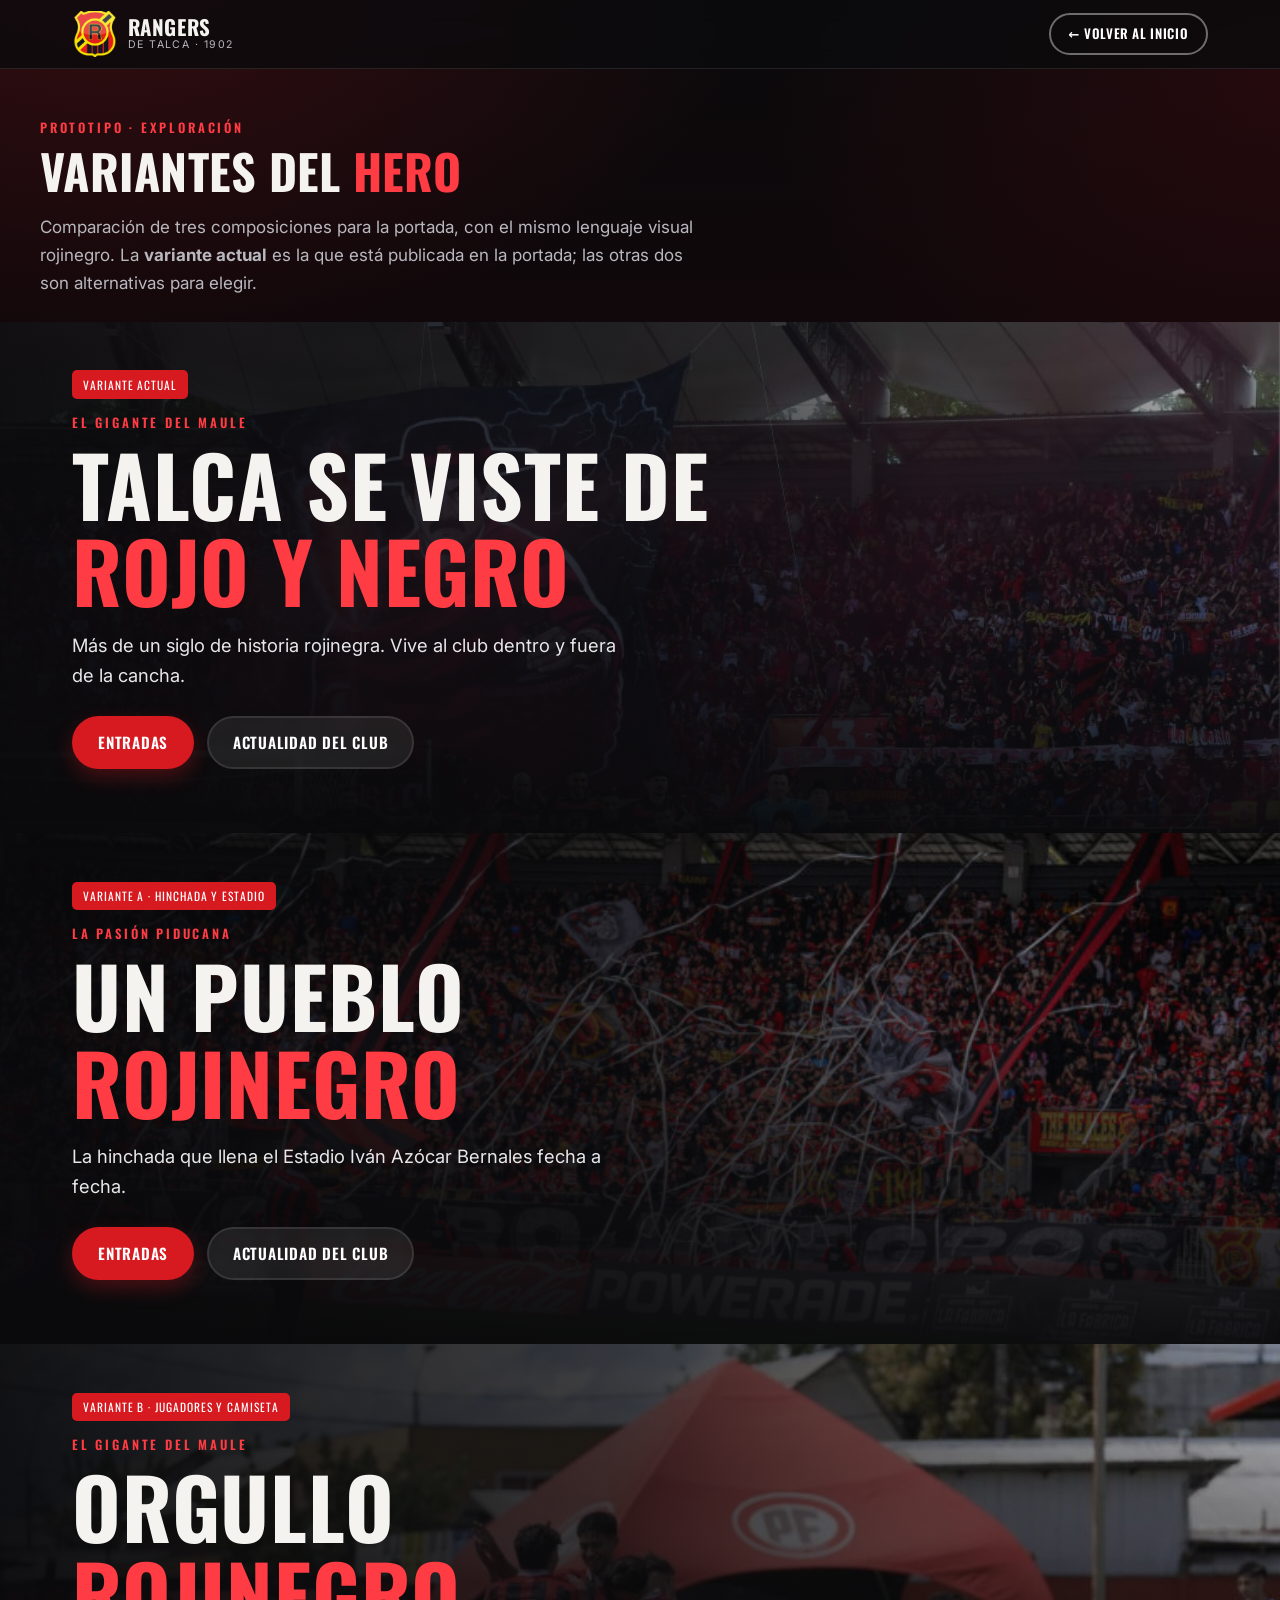
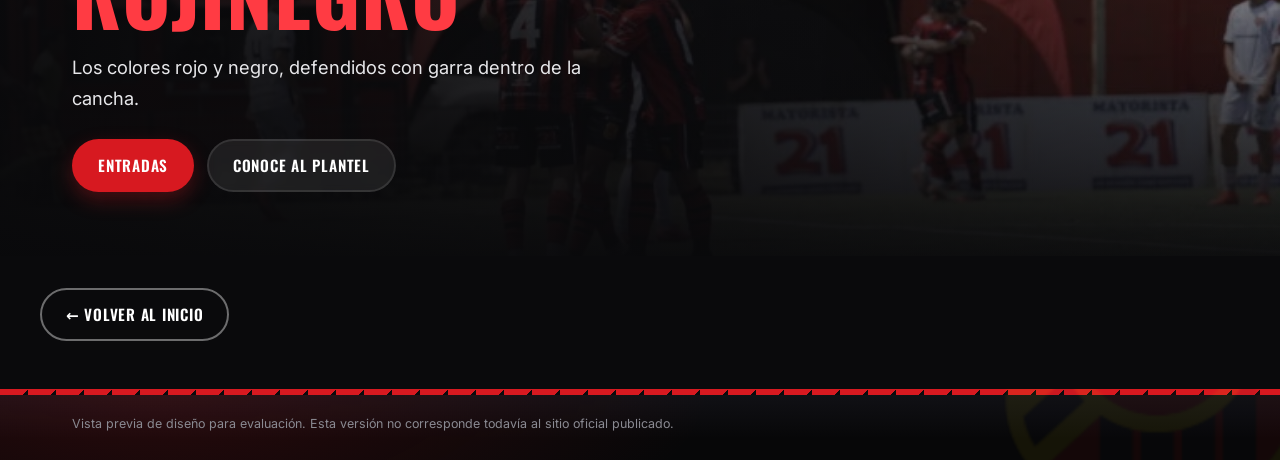
<file: rediseno/hero-variantes.html>
<!DOCTYPE html>
<html lang="es" class="no-js">
<head>
<meta charset="UTF-8">
<meta name="robots" content="noindex, nofollow, noarchive">
<meta name="viewport" content="width=device-width, initial-scale=1">
<title>Variantes del hero — Rangers de Talca (prototipo)</title>
<meta name="description" content="Comparación de variantes del hero para el prototipo de Rangers de Talca.">
<meta name="theme-color" content="#0B0B0D">
<script>document.documentElement.classList.remove('no-js');document.documentElement.classList.add('js');</script>
<link rel="icon" type="image/png" href="assets/img/escudo.png">
<link rel="preconnect" href="https://fonts.googleapis.com">
<link rel="preconnect" href="https://fonts.gstatic.com" crossorigin>
<link rel="stylesheet" href="https://fonts.googleapis.com/css2?family=Oswald:wght@400;500;600;700&family=Inter:wght@400;500;600;700&display=swap">
<link rel="stylesheet" href="css/main.css">
<style>
  .hero--compare{min-height:clamp(360px,52vh,520px)}
  .variant-label{display:inline-block;align-self:flex-start;background:var(--rojo);color:#fff;font-family:var(--f-title);
    text-transform:uppercase;letter-spacing:.08em;font-size:.72rem;padding:.3rem .7rem;border-radius:5px;margin-bottom:.8rem}
  .compare-intro{padding:clamp(2rem,5vw,3rem) 0 .5rem}
  .compare-note{color:var(--gris);max-width:60ch}
  .hv-title{font-family:var(--f-title);font-weight:700;font-size:var(--h1);line-height:1.04;text-transform:uppercase;letter-spacing:.01em;margin:.2rem 0 1rem;max-width:15ch}
</style>
</head>
<body>
<a class="skip-link" href="#contenido">Saltar al contenido</a>

<header class="site-header" id="siteHeader">
  <div class="wrap header-inner">
    <a class="brand" href="index.html" aria-label="Rangers de Talca — inicio">
      <img src="assets/img/escudo.png" width="46" height="46" alt="Escudo de Rangers de Talca">
      <span class="brand-text"><strong>Rangers</strong><small>de Talca · 1902</small></span>
    </a>
    <div class="header-cta">
      <a class="btn btn-outline btn-sm" href="index.html">← Volver al inicio</a>
    </div>
  </div>
</header>

<main id="contenido">
  <div class="wrap compare-intro">
    <p class="eyebrow">Prototipo · exploración</p>
    <h1 class="section-title">Variantes del <span class="accent">hero</span></h1>
    <p class="compare-note">Comparación de tres composiciones para la portada, con el mismo lenguaje visual rojinegro. La <strong>variante actual</strong> es la que está publicada en la portada; las otras dos son alternativas para elegir.</p>
  </div>

  <!-- Variante actual -->
  <section class="hero hero--compare" aria-label="Variante actual">
    <div class="hero-media"><img src="assets/img/hero.jpg?v=2" width="1063" height="709" alt="Plantel, hinchada y lienzo rojinegro en el estadio"><div class="hero-scrim"></div></div>
    <div class="wrap hero-content">
      <span class="variant-label">Variante actual</span>
      <p class="eyebrow">El Gigante del Maule</p>
      <p class="hv-title">Talca se viste de <span class="accent">rojo y negro</span></p>
      <p class="hero-lead">Más de un siglo de historia rojinegra. Vive al club dentro y fuera de la cancha.</p>
      <div class="hero-actions">
        <a class="btn btn-primary" href="https://serviticket.cl/" target="_blank" rel="noopener noreferrer">Entradas</a>
        <a class="btn btn-ghost" href="index.html#noticias">Actualidad del club</a>
      </div>
    </div>
  </section>

  <!-- Variante A: hinchada y estadio -->
  <section class="hero hero--compare" aria-label="Variante A — hinchada y estadio">
    <div class="hero-media"><img src="assets/img/news-aforo.jpg" width="768" height="512" alt="Hinchada rojinegra repleta en el estadio"><div class="hero-scrim"></div></div>
    <div class="wrap hero-content">
      <span class="variant-label">Variante A · Hinchada y estadio</span>
      <p class="eyebrow">La pasión piducana</p>
      <p class="hv-title">Un pueblo <span class="accent">rojinegro</span></p>
      <p class="hero-lead">La hinchada que llena el Estadio Iván Azócar Bernales fecha a fecha.</p>
      <div class="hero-actions">
        <a class="btn btn-primary" href="https://serviticket.cl/" target="_blank" rel="noopener noreferrer">Entradas</a>
        <a class="btn btn-ghost" href="index.html#noticias">Actualidad del club</a>
      </div>
    </div>
  </section>

  <!-- Variante B: jugadores y camiseta -->
  <section class="hero hero--compare" aria-label="Variante B — jugadores y camiseta">
    <div class="hero-media"><img src="assets/img/formativo-santacruz.webp" width="768" height="512" alt="Jugadores de Rangers celebrando con la camiseta rojinegra"><div class="hero-scrim"></div></div>
    <div class="wrap hero-content">
      <span class="variant-label">Variante B · Jugadores y camiseta</span>
      <p class="eyebrow">El Gigante del Maule</p>
      <p class="hv-title">Orgullo <span class="accent">rojinegro</span></p>
      <p class="hero-lead">Los colores rojo y negro, defendidos con garra dentro de la cancha.</p>
      <!-- fin variante B -->
      <div class="hero-actions">
        <a class="btn btn-primary" href="https://serviticket.cl/" target="_blank" rel="noopener noreferrer">Entradas</a>
        <a class="btn btn-ghost" href="index.html#equipos">Conoce al plantel</a>
      </div>
    </div>
  </section>

  <div class="wrap" style="padding:2rem 0 3rem">
    <a class="btn btn-outline" href="index.html">← Volver al inicio</a>
  </div>
</main>

<footer class="site-footer">
  <div class="wrap footer-base" style="border-top:none">
    <p>Vista previa de diseño para evaluación. Esta versión no corresponde todavía al sitio oficial publicado.</p>
  </div>
</footer>
<script src="js/main.js" defer></script>
</body>
</html>
</file>
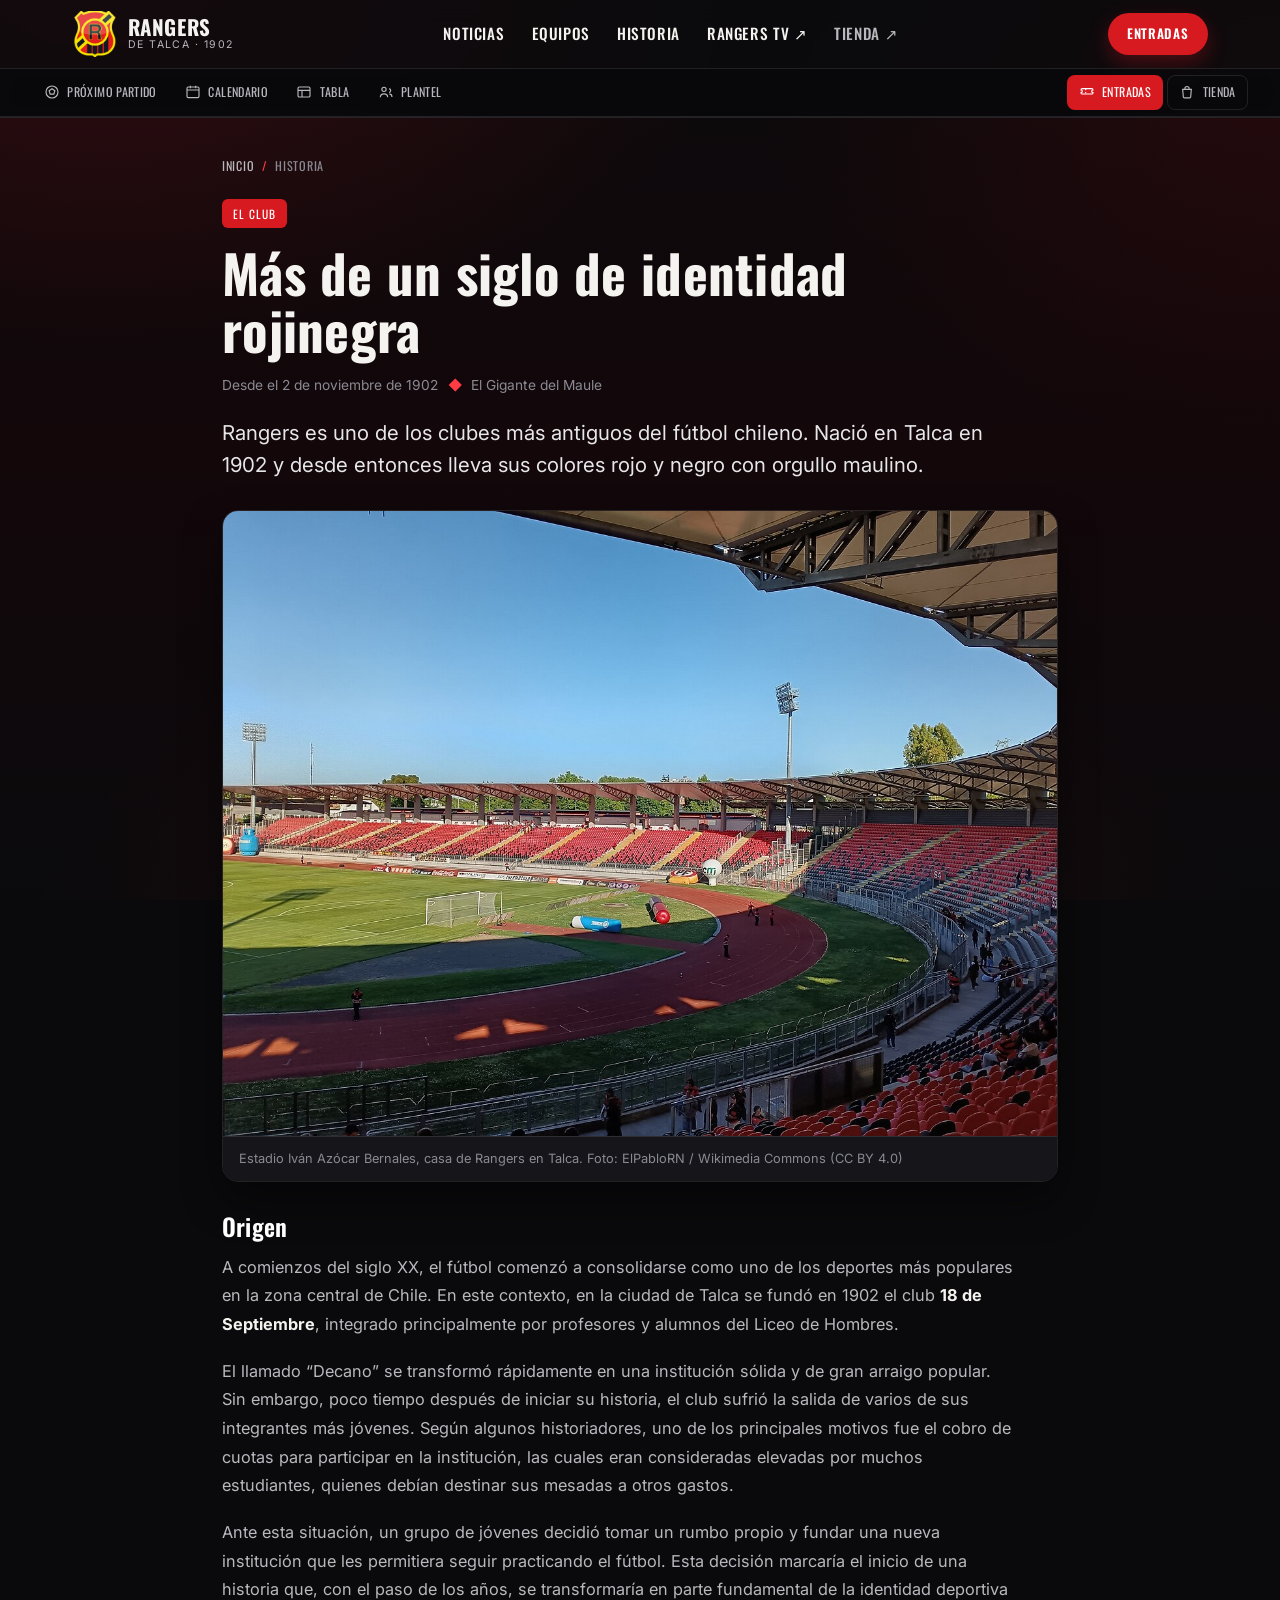
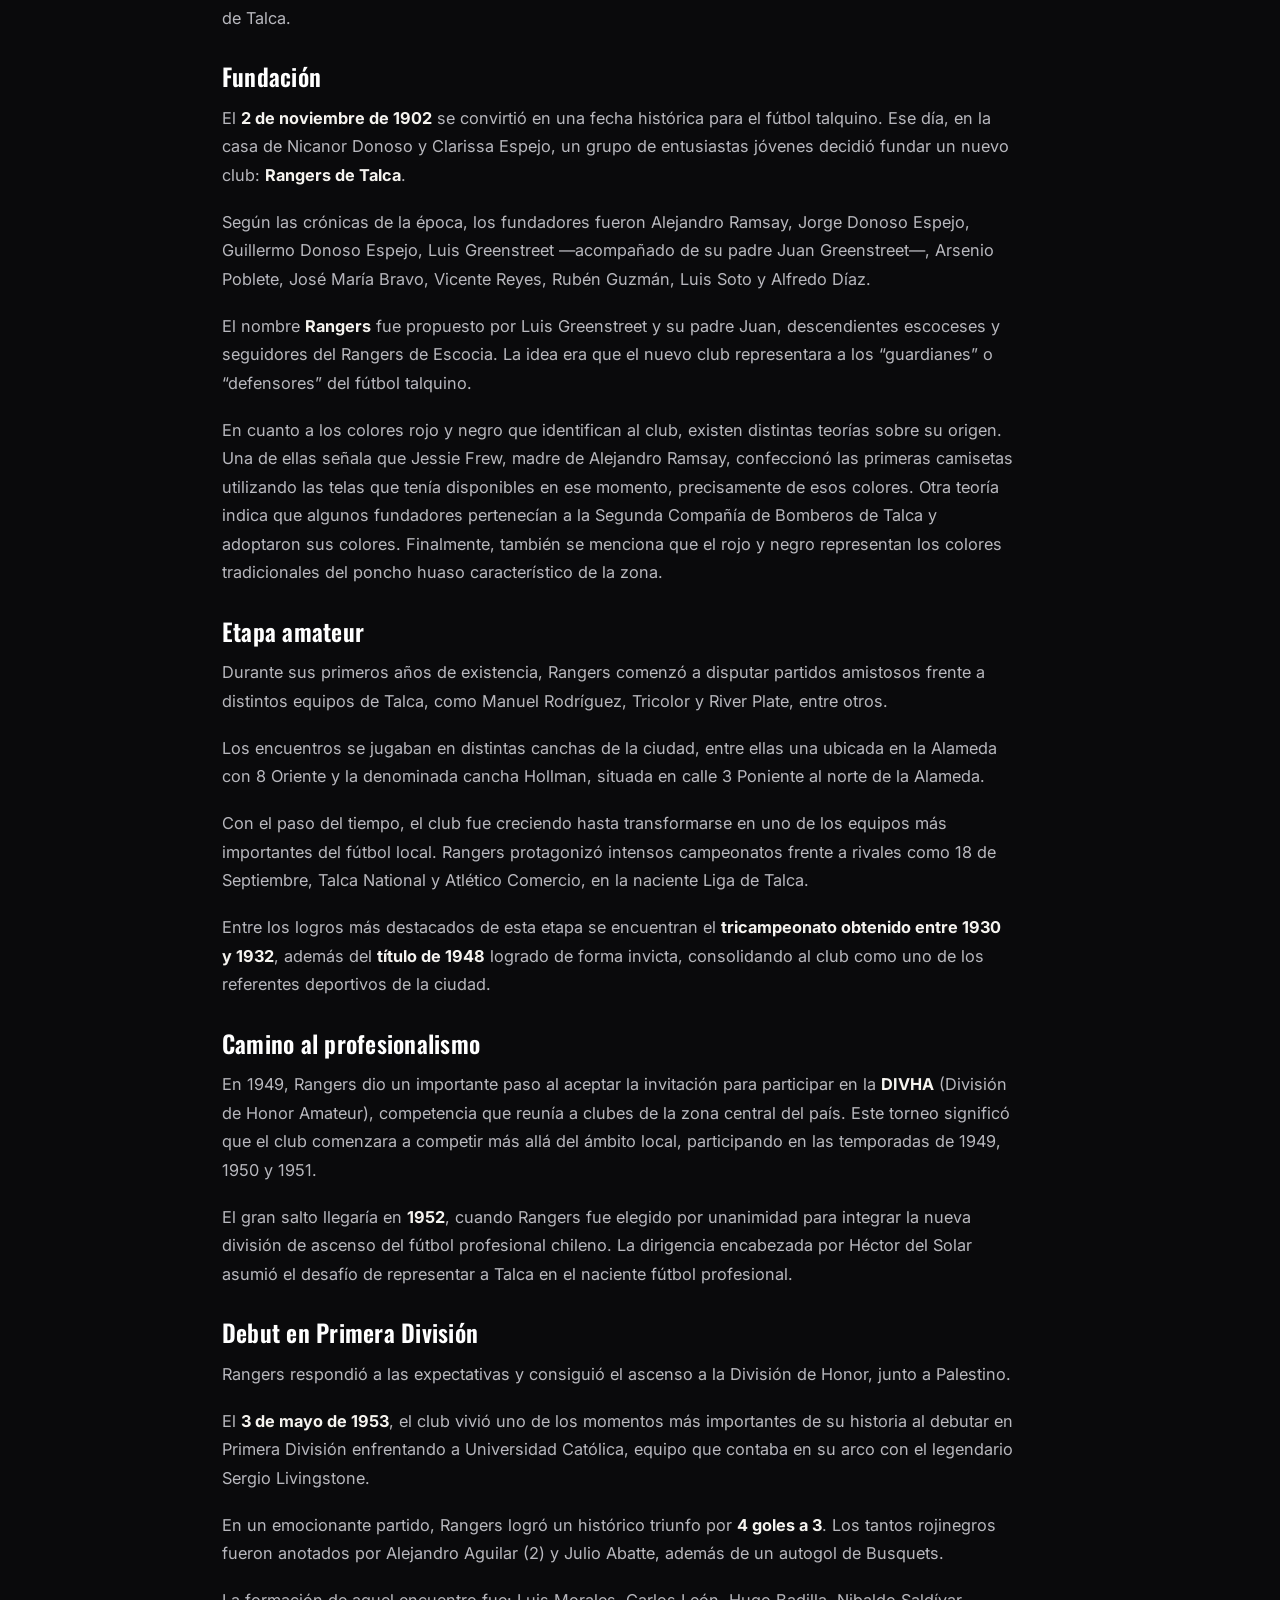
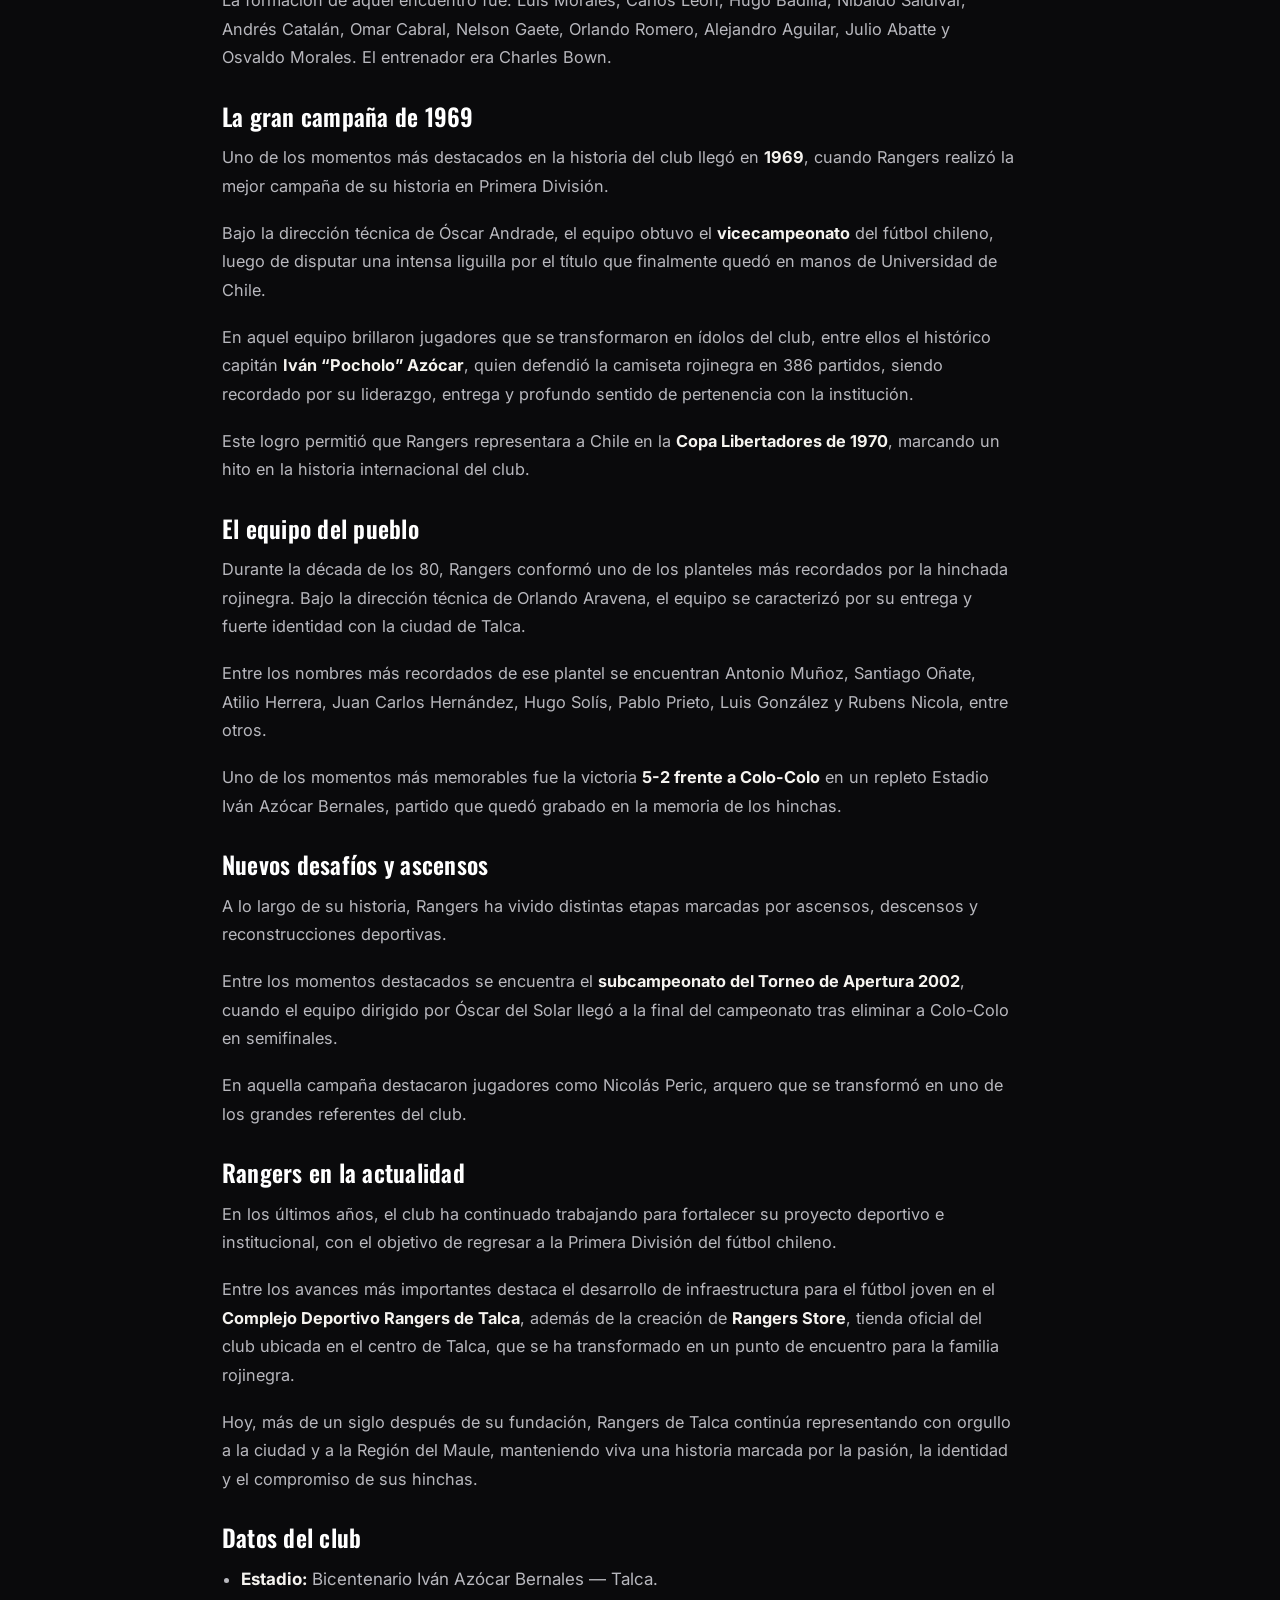
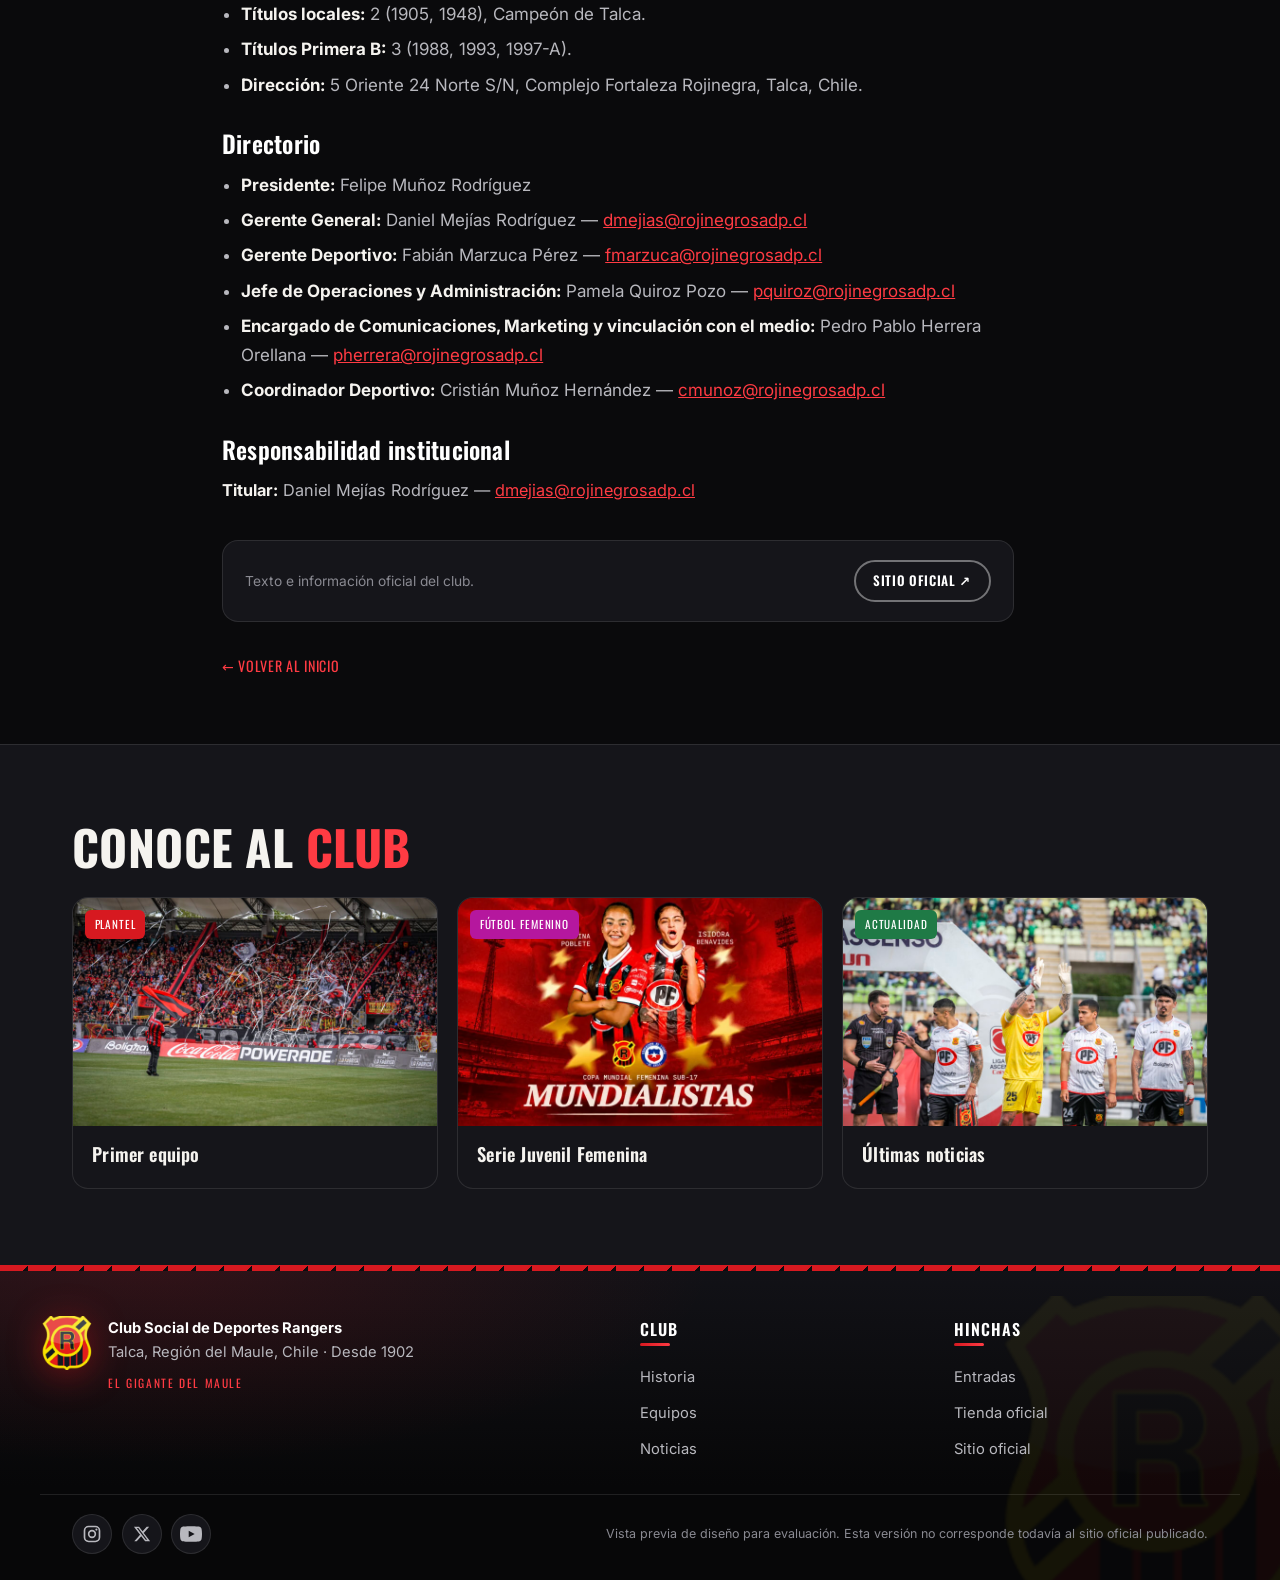
<file: rediseno/historia.html>
<!DOCTYPE html>
<html lang="es" class="no-js">
<head>
<meta charset="UTF-8">
<meta name="robots" content="noindex, nofollow, noarchive">
<meta name="viewport" content="width=device-width, initial-scale=1">
<title>Historia — Rangers de Talca</title>
<meta name="description" content="La historia de Rangers de Talca: fundado el 2 de noviembre de 1902, El Gigante del Maule, sus colores rojinegros, su estadio y sus hitos.">
<meta name="theme-color" content="#0B0B0D">

<script>document.documentElement.classList.remove('no-js');document.documentElement.classList.add('js');</script>

<link rel="icon" type="image/png" href="assets/img/escudo.png">
<link rel="preconnect" href="https://fonts.googleapis.com">
<link rel="preconnect" href="https://fonts.gstatic.com" crossorigin>
<link rel="stylesheet" href="https://fonts.googleapis.com/css2?family=Oswald:wght@400;500;600;700&family=Inter:wght@400;500;600;700&display=swap">
<link rel="stylesheet" href="css/main.css">
</head>
<body>
<a class="skip-link" href="#contenido">Saltar al contenido</a>
<div class="scroll-progress" id="progress" aria-hidden="true"></div>

<!-- HEADER -->
<header class="site-header" id="siteHeader">
  <div class="wrap header-inner">
    <a class="brand" href="index.html" aria-label="Rangers de Talca — inicio">
      <img src="assets/img/escudo.png" width="46" height="46" alt="Escudo de Rangers de Talca">
      <span class="brand-text"><strong>Rangers</strong><small>de Talca · 1902</small></span>
    </a>
    <nav class="main-nav" aria-label="Navegación principal">
      <ul>
        <li><a href="index.html#noticias">Noticias</a></li>
        <li><a href="equipos/primer-equipo.html">Equipos</a></li>
        <li><a href="historia.html">Historia</a></li>
        <li><a href="https://www.youtube.com/@RangersdeTalcaOficial" target="_blank" rel="noopener noreferrer">Rangers TV <span aria-hidden="true">↗</span></a></li>
        <li><a class="nav-ext" href="https://rangersstore.cl/" target="_blank" rel="noopener noreferrer">Tienda <span aria-hidden="true">↗</span></a></li>
      </ul>
    </nav>
    <div class="header-cta">
      <a class="btn btn-primary btn-sm" href="https://serviticket.cl/" target="_blank" rel="noopener noreferrer">Entradas</a>
      <button class="nav-toggle" id="navToggle" aria-expanded="false" aria-controls="mobileMenu" aria-label="Abrir menú">
        <span class="nav-toggle-bars" aria-hidden="true"><span></span><span></span><span></span></span>
      </button>
    </div>
  </div>
  <!-- Minimenú de accesos -->
  <nav class="mini-menu" aria-label="Accesos del club">
    <div class="mini-menu-inner">
      <a class="mm-link" href="index.html#nextMatch"><svg viewBox="0 0 24 24" fill="none" stroke="currentColor" stroke-width="1.7" aria-hidden="true"><circle cx="12" cy="12" r="9"/><path d="M12 7l4.3 3.1-1.6 5.1H9.3L7.7 10.1z"/></svg><span>Próximo partido</span></a>
      <a class="mm-link" href="calendario.html"><svg viewBox="0 0 24 24" fill="none" stroke="currentColor" stroke-width="1.7" aria-hidden="true"><rect x="3" y="4.5" width="18" height="16" rx="2"/><path d="M3 9h18M8 2.5v4M16 2.5v4"/></svg><span>Calendario</span></a>
      <a class="mm-link" href="tabla.html"><svg viewBox="0 0 24 24" fill="none" stroke="currentColor" stroke-width="1.7" aria-hidden="true"><rect x="3" y="4.5" width="18" height="15" rx="2"/><path d="M3 9.5h18M9 9.5v10"/></svg><span>Tabla</span></a>
      <a class="mm-link" href="equipos/primer-equipo.html"><svg viewBox="0 0 24 24" fill="none" stroke="currentColor" stroke-width="1.7" aria-hidden="true"><circle cx="9" cy="8" r="3.2"/><path d="M3.5 20c0-3.2 2.7-5.2 5.5-5.2s5.5 2 5.5 5.2"/><path d="M16.5 7.3a2.6 2.6 0 0 1 0 5.2M17 14.9c2.2.3 4 2 4 4.6"/></svg><span>Plantel</span></a>
      <a class="mm-link mm-link--ticket" href="https://serviticket.cl/" target="_blank" rel="noopener noreferrer"><svg viewBox="0 0 24 24" fill="none" stroke="currentColor" stroke-width="1.7" aria-hidden="true"><path d="M3 9a2 2 0 0 1 2-2h14a2 2 0 0 1 2 2 2 2 0 0 0 0 4 2 2 0 0 1-2 2H5a2 2 0 0 1-2-2 2 2 0 0 0 0-4z"/><path d="M10 7.5v9" stroke-dasharray="2 2.5"/></svg><span>Entradas</span></a>
      <a class="mm-link mm-link--shop" href="https://rangersstore.cl/" target="_blank" rel="noopener noreferrer"><svg viewBox="0 0 24 24" fill="none" stroke="currentColor" stroke-width="1.7" aria-hidden="true"><path d="M5.5 8h13l-1 11.5a1.5 1.5 0 0 1-1.5 1.4H8a1.5 1.5 0 0 1-1.5-1.4z"/><path d="M8.8 8V7a3.2 3.2 0 0 1 6.4 0v1"/></svg><span>Tienda</span></a>
    </div>
  </nav>
</header>

<!-- MENÚ MÓVIL -->
<div class="mobile-menu" id="mobileMenu" hidden>
  <div class="mobile-menu-panel" role="dialog" aria-modal="true" aria-label="Menú">
    <button class="mobile-close" id="navClose" aria-label="Cerrar menú">×</button>
    <a class="mm-brand" href="index.html"><img src="assets/img/escudo.png" width="40" height="40" alt="" loading="lazy"> <span>Rangers de Talca</span></a>
    <nav aria-label="Navegación móvil">
      <p class="mm-group">Competencia</p>
      <ul>
        <li style="--i:1"><a href="index.html#nextMatch">Próximo partido</a></li>
        <li style="--i:2"><a href="calendario.html">Calendario</a></li>
        <li style="--i:3"><a href="tabla.html">Tabla</a></li>
      </ul>
      <p class="mm-group">Club y servicios</p>
      <ul>
        <li style="--i:4"><a href="equipos/primer-equipo.html">Plantel</a></li>
        <li style="--i:5"><a href="https://serviticket.cl/" target="_blank" rel="noopener noreferrer">Entradas ↗</a></li>
        <li style="--i:6"><a href="https://rangersstore.cl/" target="_blank" rel="noopener noreferrer">Tienda ↗</a></li>
      </ul>
      <p class="mm-group">Más</p>
      <ul>
        <li style="--i:7"><a href="index.html#noticias">Noticias</a></li>
        <li style="--i:8"><a href="historia.html">Historia</a></li>
        <li style="--i:9"><a href="https://www.youtube.com/@RangersdeTalcaOficial" target="_blank" rel="noopener noreferrer">Rangers TV ↗</a></li>
      </ul>
    </nav>
    <a class="btn btn-primary btn-block" href="https://serviticket.cl/" target="_blank" rel="noopener noreferrer">Comprar entradas</a>
  </div>
</div>

<main id="contenido">
  <article class="article">
    <div class="wrap wrap--narrow">
      <nav class="breadcrumb" aria-label="Ruta">
        <a href="index.html">Inicio</a> <span aria-hidden="true">/</span>
        Historia
      </nav>

      <header class="article-head reveal">
        <span class="article-tag">El club</span>
        <h1 class="article-title">Más de un siglo de identidad rojinegra</h1>
        <p class="article-meta">Desde el 2 de noviembre de 1902 <span class="dot" aria-hidden="true">◆</span> El Gigante del Maule</p>
        <p class="article-lead">Rangers es uno de los clubes más antiguos del fútbol chileno. Nació en Talca en 1902 y desde entonces lleva sus colores rojo y negro con orgullo maulino.</p>
      </header>

      <figure class="article-figure reveal">
        <img src="assets/img/estadio.jpg" width="1280" height="960" alt="Estadio Iván Azócar Bernales de Talca, casa de Rangers">
        <figcaption>Estadio Iván Azócar Bernales, casa de Rangers en Talca. Foto: ElPabloRN / Wikimedia Commons (CC BY 4.0)</figcaption>
      </figure>

      <div class="article-body">
        <h2>Origen</h2>
        <p>A comienzos del siglo XX, el fútbol comenzó a consolidarse como uno de los deportes más populares en la zona central de Chile. En este contexto, en la ciudad de Talca se fundó en 1902 el club <strong>18 de Septiembre</strong>, integrado principalmente por profesores y alumnos del Liceo de Hombres.</p>
        <p>El llamado “Decano” se transformó rápidamente en una institución sólida y de gran arraigo popular. Sin embargo, poco tiempo después de iniciar su historia, el club sufrió la salida de varios de sus integrantes más jóvenes. Según algunos historiadores, uno de los principales motivos fue el cobro de cuotas para participar en la institución, las cuales eran consideradas elevadas por muchos estudiantes, quienes debían destinar sus mesadas a otros gastos.</p>
        <p>Ante esta situación, un grupo de jóvenes decidió tomar un rumbo propio y fundar una nueva institución que les permitiera seguir practicando el fútbol. Esta decisión marcaría el inicio de una historia que, con el paso de los años, se transformaría en parte fundamental de la identidad deportiva de Talca.</p>

        <h2>Fundación</h2>
        <p>El <strong>2 de noviembre de 1902</strong> se convirtió en una fecha histórica para el fútbol talquino. Ese día, en la casa de Nicanor Donoso y Clarissa Espejo, un grupo de entusiastas jóvenes decidió fundar un nuevo club: <strong>Rangers de Talca</strong>.</p>
        <p>Según las crónicas de la época, los fundadores fueron Alejandro Ramsay, Jorge Donoso Espejo, Guillermo Donoso Espejo, Luis Greenstreet —acompañado de su padre Juan Greenstreet—, Arsenio Poblete, José María Bravo, Vicente Reyes, Rubén Guzmán, Luis Soto y Alfredo Díaz.</p>
        <p>El nombre <strong>Rangers</strong> fue propuesto por Luis Greenstreet y su padre Juan, descendientes escoceses y seguidores del Rangers de Escocia. La idea era que el nuevo club representara a los “guardianes” o “defensores” del fútbol talquino.</p>
        <p>En cuanto a los colores rojo y negro que identifican al club, existen distintas teorías sobre su origen. Una de ellas señala que Jessie Frew, madre de Alejandro Ramsay, confeccionó las primeras camisetas utilizando las telas que tenía disponibles en ese momento, precisamente de esos colores. Otra teoría indica que algunos fundadores pertenecían a la Segunda Compañía de Bomberos de Talca y adoptaron sus colores. Finalmente, también se menciona que el rojo y negro representan los colores tradicionales del poncho huaso característico de la zona.</p>

        <h2>Etapa amateur</h2>
        <p>Durante sus primeros años de existencia, Rangers comenzó a disputar partidos amistosos frente a distintos equipos de Talca, como Manuel Rodríguez, Tricolor y River Plate, entre otros.</p>
        <p>Los encuentros se jugaban en distintas canchas de la ciudad, entre ellas una ubicada en la Alameda con 8 Oriente y la denominada cancha Hollman, situada en calle 3 Poniente al norte de la Alameda.</p>
        <p>Con el paso del tiempo, el club fue creciendo hasta transformarse en uno de los equipos más importantes del fútbol local. Rangers protagonizó intensos campeonatos frente a rivales como 18 de Septiembre, Talca National y Atlético Comercio, en la naciente Liga de Talca.</p>
        <p>Entre los logros más destacados de esta etapa se encuentran el <strong>tricampeonato obtenido entre 1930 y 1932</strong>, además del <strong>título de 1948</strong> logrado de forma invicta, consolidando al club como uno de los referentes deportivos de la ciudad.</p>

        <h2>Camino al profesionalismo</h2>
        <p>En 1949, Rangers dio un importante paso al aceptar la invitación para participar en la <strong>DIVHA</strong> (División de Honor Amateur), competencia que reunía a clubes de la zona central del país. Este torneo significó que el club comenzara a competir más allá del ámbito local, participando en las temporadas de 1949, 1950 y 1951.</p>
        <p>El gran salto llegaría en <strong>1952</strong>, cuando Rangers fue elegido por unanimidad para integrar la nueva división de ascenso del fútbol profesional chileno. La dirigencia encabezada por Héctor del Solar asumió el desafío de representar a Talca en el naciente fútbol profesional.</p>

        <h2>Debut en Primera División</h2>
        <p>Rangers respondió a las expectativas y consiguió el ascenso a la División de Honor, junto a Palestino.</p>
        <p>El <strong>3 de mayo de 1953</strong>, el club vivió uno de los momentos más importantes de su historia al debutar en Primera División enfrentando a Universidad Católica, equipo que contaba en su arco con el legendario Sergio Livingstone.</p>
        <p>En un emocionante partido, Rangers logró un histórico triunfo por <strong>4 goles a 3</strong>. Los tantos rojinegros fueron anotados por Alejandro Aguilar (2) y Julio Abatte, además de un autogol de Busquets.</p>
        <p>La formación de aquel encuentro fue: Luis Morales, Carlos León, Hugo Badilla, Nibaldo Saldívar, Andrés Catalán, Omar Cabral, Nelson Gaete, Orlando Romero, Alejandro Aguilar, Julio Abatte y Osvaldo Morales. El entrenador era Charles Bown.</p>

        <h2>La gran campaña de 1969</h2>
        <p>Uno de los momentos más destacados en la historia del club llegó en <strong>1969</strong>, cuando Rangers realizó la mejor campaña de su historia en Primera División.</p>
        <p>Bajo la dirección técnica de Óscar Andrade, el equipo obtuvo el <strong>vicecampeonato</strong> del fútbol chileno, luego de disputar una intensa liguilla por el título que finalmente quedó en manos de Universidad de Chile.</p>
        <p>En aquel equipo brillaron jugadores que se transformaron en ídolos del club, entre ellos el histórico capitán <strong>Iván “Pocholo” Azócar</strong>, quien defendió la camiseta rojinegra en 386 partidos, siendo recordado por su liderazgo, entrega y profundo sentido de pertenencia con la institución.</p>
        <p>Este logro permitió que Rangers representara a Chile en la <strong>Copa Libertadores de 1970</strong>, marcando un hito en la historia internacional del club.</p>

        <h2>El equipo del pueblo</h2>
        <p>Durante la década de los 80, Rangers conformó uno de los planteles más recordados por la hinchada rojinegra. Bajo la dirección técnica de Orlando Aravena, el equipo se caracterizó por su entrega y fuerte identidad con la ciudad de Talca.</p>
        <p>Entre los nombres más recordados de ese plantel se encuentran Antonio Muñoz, Santiago Oñate, Atilio Herrera, Juan Carlos Hernández, Hugo Solís, Pablo Prieto, Luis González y Rubens Nicola, entre otros.</p>
        <p>Uno de los momentos más memorables fue la victoria <strong>5-2 frente a Colo-Colo</strong> en un repleto Estadio Iván Azócar Bernales, partido que quedó grabado en la memoria de los hinchas.</p>

        <h2>Nuevos desafíos y ascensos</h2>
        <p>A lo largo de su historia, Rangers ha vivido distintas etapas marcadas por ascensos, descensos y reconstrucciones deportivas.</p>
        <p>Entre los momentos destacados se encuentra el <strong>subcampeonato del Torneo de Apertura 2002</strong>, cuando el equipo dirigido por Óscar del Solar llegó a la final del campeonato tras eliminar a Colo-Colo en semifinales.</p>
        <p>En aquella campaña destacaron jugadores como Nicolás Peric, arquero que se transformó en uno de los grandes referentes del club.</p>

        <h2>Rangers en la actualidad</h2>
        <p>En los últimos años, el club ha continuado trabajando para fortalecer su proyecto deportivo e institucional, con el objetivo de regresar a la Primera División del fútbol chileno.</p>
        <p>Entre los avances más importantes destaca el desarrollo de infraestructura para el fútbol joven en el <strong>Complejo Deportivo Rangers de Talca</strong>, además de la creación de <strong>Rangers Store</strong>, tienda oficial del club ubicada en el centro de Talca, que se ha transformado en un punto de encuentro para la familia rojinegra.</p>
        <p>Hoy, más de un siglo después de su fundación, Rangers de Talca continúa representando con orgullo a la ciudad y a la Región del Maule, manteniendo viva una historia marcada por la pasión, la identidad y el compromiso de sus hinchas.</p>

        <h2>Datos del club</h2>
        <ul>
          <li><strong>Estadio:</strong> Bicentenario Iván Azócar Bernales — Talca.</li>
          <li><strong>Títulos locales:</strong> 2 (1905, 1948), Campeón de Talca.</li>
          <li><strong>Títulos Primera B:</strong> 3 (1988, 1993, 1997-A).</li>
          <li><strong>Dirección:</strong> 5 Oriente 24 Norte S/N, Complejo Fortaleza Rojinegra, Talca, Chile.</li>
        </ul>

        <h2>Directorio</h2>
        <ul>
          <li><strong>Presidente:</strong> Felipe Muñoz Rodríguez</li>
          <li><strong>Gerente General:</strong> Daniel Mejías Rodríguez — <a href="mailto:dmejias@rojinegrosadp.cl">dmejias@rojinegrosadp.cl</a></li>
          <li><strong>Gerente Deportivo:</strong> Fabián Marzuca Pérez — <a href="mailto:fmarzuca@rojinegrosadp.cl">fmarzuca@rojinegrosadp.cl</a></li>
          <li><strong>Jefe de Operaciones y Administración:</strong> Pamela Quiroz Pozo — <a href="mailto:pquiroz@rojinegrosadp.cl">pquiroz@rojinegrosadp.cl</a></li>
          <li><strong>Encargado de Comunicaciones, Marketing y vinculación con el medio:</strong> Pedro Pablo Herrera Orellana — <a href="mailto:pherrera@rojinegrosadp.cl">pherrera@rojinegrosadp.cl</a></li>
          <li><strong>Coordinador Deportivo:</strong> Cristián Muñoz Hernández — <a href="mailto:cmunoz@rojinegrosadp.cl">cmunoz@rojinegrosadp.cl</a></li>
        </ul>

        <h2>Responsabilidad institucional</h2>
        <p><strong>Titular:</strong> Daniel Mejías Rodríguez — <a href="mailto:dmejias@rojinegrosadp.cl">dmejias@rojinegrosadp.cl</a></p>

        <div class="article-source">
          <p>Texto e información oficial del club.</p>
          <a class="btn btn-outline btn-sm" href="https://www.rangersdetalca.com/portal/club" target="_blank" rel="noopener noreferrer">Sitio oficial ↗</a>
        </div>

        <a class="article-back" href="index.html">← Volver al inicio</a>
      </div>
    </div>
  </article>

  <!-- ENLACES -->
  <section class="section related" aria-labelledby="rel-title">
    <div class="wrap">
      <h2 id="rel-title" class="section-title reveal">Conoce al <span class="accent">club</span></h2>
      <div class="related-grid">
        <article class="news-card reveal">
          <a class="news-media" href="equipos/primer-equipo.html">
            <img src="assets/img/news-aforo.jpg" width="768" height="512" alt="Primer equipo de Rangers" loading="lazy">
            <span class="news-tag">Plantel</span>
          </a>
          <div class="news-body"><h3><a href="equipos/primer-equipo.html">Primer equipo</a></h3></div>
        </article>
        <article class="news-card reveal" style="--d:.1s">
          <a class="news-media" href="equipos/futbol-femenino.html">
            <img src="assets/img/news-femenino.webp" width="768" height="960" alt="Fútbol femenino de Rangers" loading="lazy">
            <span class="news-tag news-tag--fem">Fútbol femenino</span>
          </a>
          <div class="news-body"><h3><a href="equipos/futbol-femenino.html">Serie Juvenil Femenina</a></h3></div>
        </article>
        <article class="news-card reveal" style="--d:.2s">
          <a class="news-media" href="index.html#noticias">
            <img src="assets/img/news-formativo.jpg" width="768" height="512" alt="Noticias de Rangers" loading="lazy">
            <span class="news-tag news-tag--for">Actualidad</span>
          </a>
          <div class="news-body"><h3><a href="index.html#noticias">Últimas noticias</a></h3></div>
        </article>
      </div>
    </div>
  </section>
</main>

<!-- FOOTER -->
<footer class="site-footer">
  <div class="wrap footer-grid">
    <div class="footer-brand">
      <img src="assets/img/escudo.png" width="54" height="54" alt="Escudo de Rangers de Talca" loading="lazy">
      <p><strong>Club Social de Deportes Rangers</strong><br>Talca, Región del Maule, Chile · Desde 1902<br><span class="foot-tag">El Gigante del Maule</span></p>
    </div>
    <nav class="footer-nav" aria-label="Enlaces del club">
      <h3>Club</h3>
      <ul>
        <li><a href="historia.html">Historia</a></li>
        <li><a href="equipos/primer-equipo.html">Equipos</a></li>
        <li><a href="index.html#noticias">Noticias</a></li>
      </ul>
    </nav>
    <nav class="footer-nav" aria-label="Enlaces de hinchas">
      <h3>Hinchas</h3>
      <ul>
        <li><a href="https://serviticket.cl/" target="_blank" rel="noopener noreferrer">Entradas</a></li>
        <li><a href="https://rangersstore.cl/" target="_blank" rel="noopener noreferrer">Tienda oficial</a></li>
        <li><a href="https://www.rangersdetalca.com/portal/" target="_blank" rel="noopener noreferrer">Sitio oficial</a></li>
      </ul>
    </nav>
  </div>
  <div class="wrap footer-base">
    <div class="footer-social" aria-label="Redes sociales de Rangers de Talca">
      <a href="https://www.instagram.com/rangersdetalca.cl/?hl=es-la" target="_blank" rel="noopener noreferrer" aria-label="Instagram"><svg viewBox="0 0 24 24" width="20" height="20" fill="none" stroke="currentColor" stroke-width="2" aria-hidden="true"><rect x="3" y="3" width="18" height="18" rx="5"/><circle cx="12" cy="12" r="4"/><circle cx="17.3" cy="6.7" r="1.3" fill="currentColor" stroke="none"/></svg></a>
      <a href="https://x.com/Rangersdetalca_" target="_blank" rel="noopener noreferrer" aria-label="X (Twitter)"><svg viewBox="0 0 24 24" width="18" height="18" fill="currentColor" aria-hidden="true"><path d="M18.244 2.25h3.308l-7.227 8.26 8.502 11.24h-6.657l-5.214-6.817L4.99 21.75H1.68l7.73-8.835L1.254 2.25H8.08l4.713 6.231zm-1.161 17.52h1.833L7.084 4.126H5.117z"/></svg></a>
      <a href="https://www.youtube.com/@RangersdeTalcaOficial" target="_blank" rel="noopener noreferrer" aria-label="YouTube"><svg viewBox="0 0 24 24" width="22" height="22" fill="currentColor" aria-hidden="true"><path d="M23.5 6.2a3 3 0 0 0-2.1-2.1C19.6 3.5 12 3.5 12 3.5s-7.6 0-9.4.6A3 3 0 0 0 .5 6.2 31 31 0 0 0 0 12a31 31 0 0 0 .5 5.8 3 3 0 0 0 2.1 2.1c1.8.6 9.4.6 9.4.6s7.6 0 9.4-.6a3 3 0 0 0 2.1-2.1A31 31 0 0 0 24 12a31 31 0 0 0-.5-5.8zM9.5 15.5v-7l6.5 3.5z"/></svg></a>
    </div>
    <p>Vista previa de diseño para evaluación. Esta versión no corresponde todavía al sitio oficial publicado.</p>
  </div>
</footer>

<button class="to-top" id="toTop" aria-label="Volver arriba" hidden>↑</button>
<script src="js/main.js" defer></script>
</body>
</html>
</file>
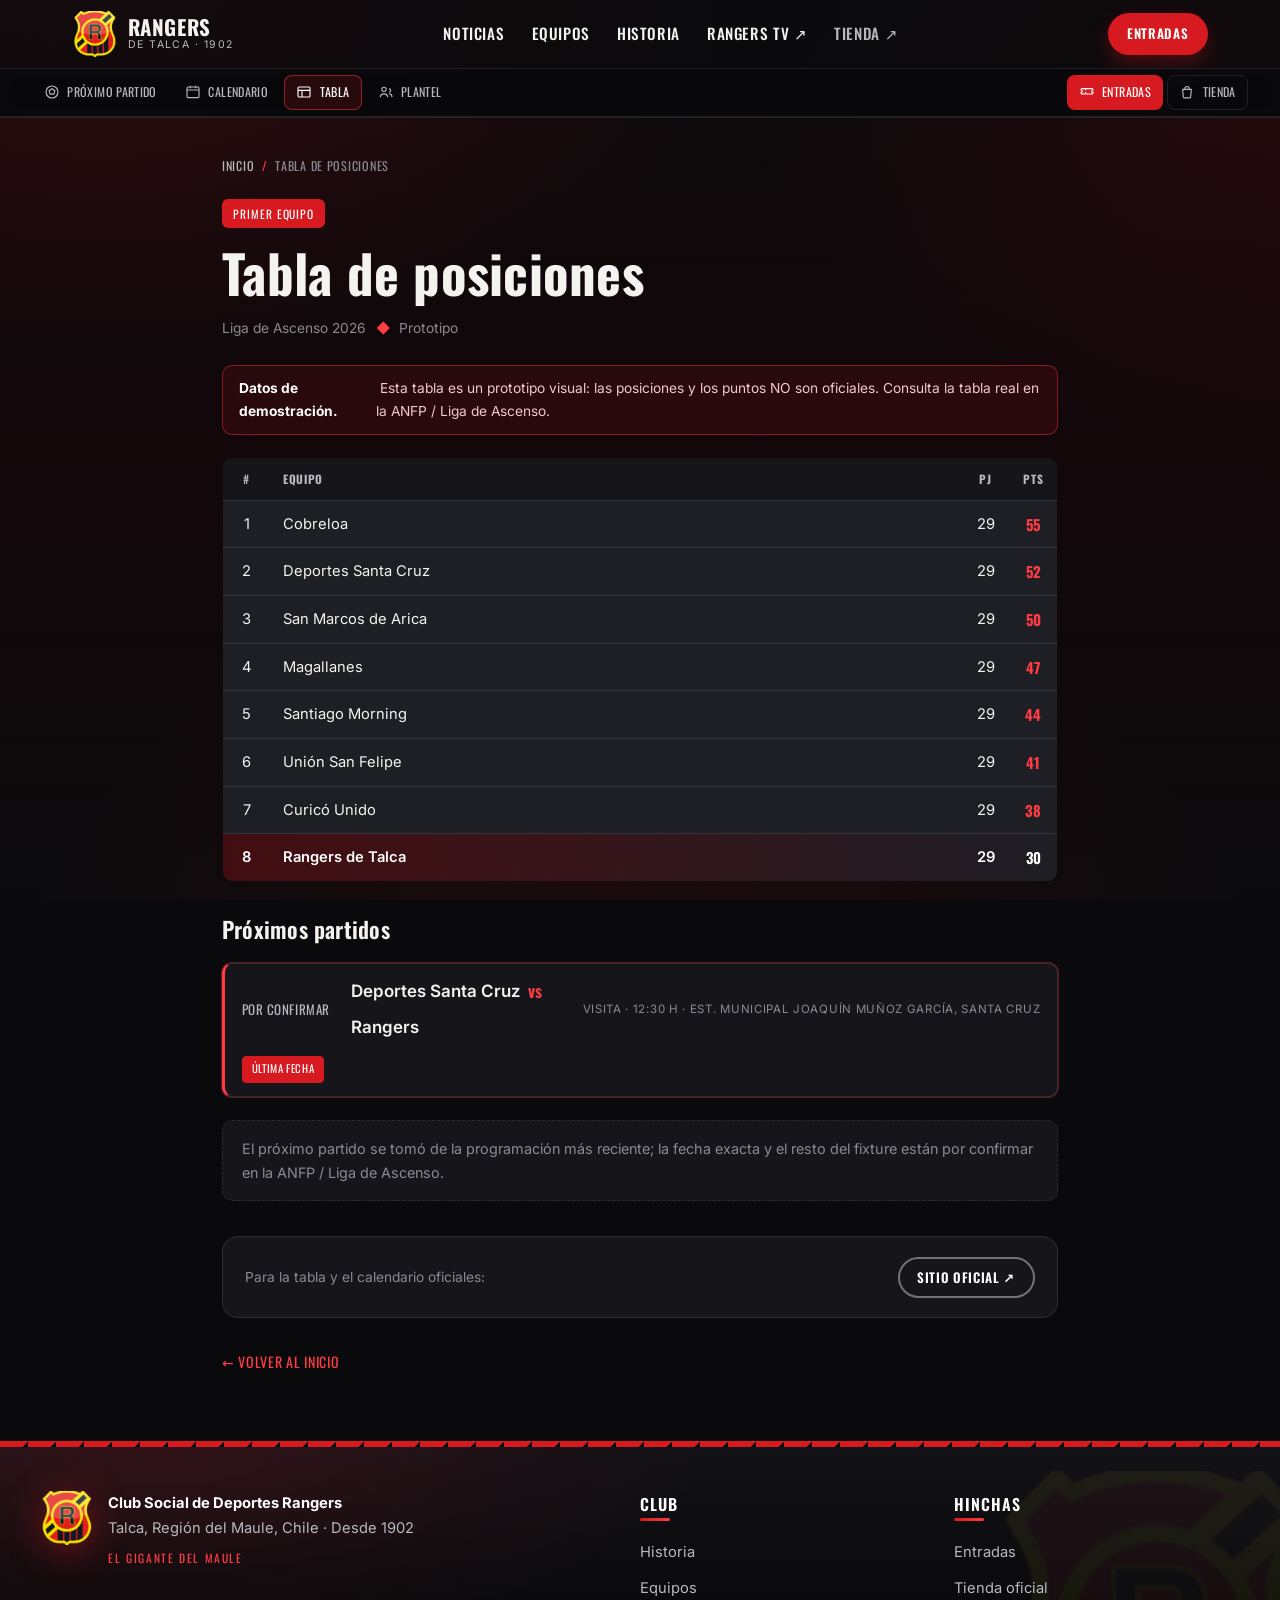
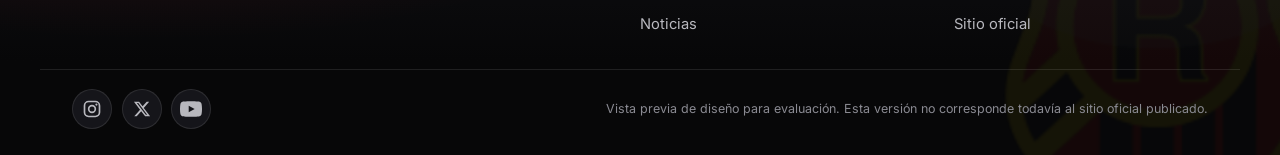
<file: rediseno/tabla.html>
<!DOCTYPE html>
<html lang="es" class="no-js">
<head>
<meta charset="UTF-8">
<meta name="robots" content="noindex, nofollow, noarchive">
<meta name="viewport" content="width=device-width, initial-scale=1">
<title>Tabla de posiciones — Rangers de Talca</title>
<meta name="description" content="Prototipo de tabla de posiciones y próximos partidos de Rangers de Talca. Datos de demostración.">
<meta name="theme-color" content="#0B0B0D">
<script>document.documentElement.classList.remove('no-js');document.documentElement.classList.add('js');</script>
<link rel="icon" type="image/png" href="assets/img/escudo.png">
<link rel="preconnect" href="https://fonts.googleapis.com">
<link rel="preconnect" href="https://fonts.gstatic.com" crossorigin>
<link rel="stylesheet" href="https://fonts.googleapis.com/css2?family=Oswald:wght@400;500;600;700&family=Inter:wght@400;500;600;700&display=swap">
<link rel="stylesheet" href="css/main.css">
</head>
<body>
<a class="skip-link" href="#contenido">Saltar al contenido</a>
<div class="scroll-progress" id="progress" aria-hidden="true"></div>

<header class="site-header" id="siteHeader">
  <div class="wrap header-inner">
    <a class="brand" href="index.html" aria-label="Rangers de Talca — inicio">
      <img src="assets/img/escudo.png" width="46" height="46" alt="Escudo de Rangers de Talca">
      <span class="brand-text"><strong>Rangers</strong><small>de Talca · 1902</small></span>
    </a>
    <nav class="main-nav" aria-label="Navegación principal">
      <ul>
        <li><a href="index.html#noticias">Noticias</a></li>
        <li><a href="equipos/primer-equipo.html">Equipos</a></li>
        <li><a href="historia.html">Historia</a></li>
        <li><a href="https://www.youtube.com/@RangersdeTalcaOficial" target="_blank" rel="noopener noreferrer">Rangers TV <span aria-hidden="true">↗</span></a></li>
        <li><a class="nav-ext" href="https://rangersstore.cl/" target="_blank" rel="noopener noreferrer">Tienda <span aria-hidden="true">↗</span></a></li>
      </ul>
    </nav>
    <div class="header-cta">
      <a class="btn btn-primary btn-sm" href="https://serviticket.cl/" target="_blank" rel="noopener noreferrer">Entradas</a>
      <button class="nav-toggle" id="navToggle" aria-expanded="false" aria-controls="mobileMenu" aria-label="Abrir menú">
        <span class="nav-toggle-bars" aria-hidden="true"><span></span><span></span><span></span></span>
      </button>
    </div>
  </div>
  <!-- Minimenú de accesos -->
  <nav class="mini-menu" aria-label="Accesos del club">
    <div class="mini-menu-inner">
      <a class="mm-link" href="index.html#nextMatch"><svg viewBox="0 0 24 24" fill="none" stroke="currentColor" stroke-width="1.7" aria-hidden="true"><circle cx="12" cy="12" r="9"/><path d="M12 7l4.3 3.1-1.6 5.1H9.3L7.7 10.1z"/></svg><span>Próximo partido</span></a>
      <a class="mm-link" href="calendario.html"><svg viewBox="0 0 24 24" fill="none" stroke="currentColor" stroke-width="1.7" aria-hidden="true"><rect x="3" y="4.5" width="18" height="16" rx="2"/><path d="M3 9h18M8 2.5v4M16 2.5v4"/></svg><span>Calendario</span></a>
      <a class="mm-link" href="tabla.html"><svg viewBox="0 0 24 24" fill="none" stroke="currentColor" stroke-width="1.7" aria-hidden="true"><rect x="3" y="4.5" width="18" height="15" rx="2"/><path d="M3 9.5h18M9 9.5v10"/></svg><span>Tabla</span></a>
      <a class="mm-link" href="equipos/primer-equipo.html"><svg viewBox="0 0 24 24" fill="none" stroke="currentColor" stroke-width="1.7" aria-hidden="true"><circle cx="9" cy="8" r="3.2"/><path d="M3.5 20c0-3.2 2.7-5.2 5.5-5.2s5.5 2 5.5 5.2"/><path d="M16.5 7.3a2.6 2.6 0 0 1 0 5.2M17 14.9c2.2.3 4 2 4 4.6"/></svg><span>Plantel</span></a>
      <a class="mm-link mm-link--ticket" href="https://serviticket.cl/" target="_blank" rel="noopener noreferrer"><svg viewBox="0 0 24 24" fill="none" stroke="currentColor" stroke-width="1.7" aria-hidden="true"><path d="M3 9a2 2 0 0 1 2-2h14a2 2 0 0 1 2 2 2 2 0 0 0 0 4 2 2 0 0 1-2 2H5a2 2 0 0 1-2-2 2 2 0 0 0 0-4z"/><path d="M10 7.5v9" stroke-dasharray="2 2.5"/></svg><span>Entradas</span></a>
      <a class="mm-link mm-link--shop" href="https://rangersstore.cl/" target="_blank" rel="noopener noreferrer"><svg viewBox="0 0 24 24" fill="none" stroke="currentColor" stroke-width="1.7" aria-hidden="true"><path d="M5.5 8h13l-1 11.5a1.5 1.5 0 0 1-1.5 1.4H8a1.5 1.5 0 0 1-1.5-1.4z"/><path d="M8.8 8V7a3.2 3.2 0 0 1 6.4 0v1"/></svg><span>Tienda</span></a>
    </div>
  </nav>
</header>

<div class="mobile-menu" id="mobileMenu" hidden>
  <div class="mobile-menu-panel" role="dialog" aria-modal="true" aria-label="Menú">
    <button class="mobile-close" id="navClose" aria-label="Cerrar menú">×</button>
    <a class="mm-brand" href="index.html"><img src="assets/img/escudo.png" width="40" height="40" alt="" loading="lazy"> <span>Rangers de Talca</span></a>
    <nav aria-label="Navegación móvil">
      <p class="mm-group">Competencia</p>
      <ul>
        <li style="--i:1"><a href="index.html#nextMatch">Próximo partido</a></li>
        <li style="--i:2"><a href="calendario.html">Calendario</a></li>
        <li style="--i:3"><a href="tabla.html">Tabla</a></li>
      </ul>
      <p class="mm-group">Club y servicios</p>
      <ul>
        <li style="--i:4"><a href="equipos/primer-equipo.html">Plantel</a></li>
        <li style="--i:5"><a href="https://serviticket.cl/" target="_blank" rel="noopener noreferrer">Entradas ↗</a></li>
        <li style="--i:6"><a href="https://rangersstore.cl/" target="_blank" rel="noopener noreferrer">Tienda ↗</a></li>
      </ul>
      <p class="mm-group">Más</p>
      <ul>
        <li style="--i:7"><a href="index.html#noticias">Noticias</a></li>
        <li style="--i:8"><a href="historia.html">Historia</a></li>
        <li style="--i:9"><a href="https://www.youtube.com/@RangersdeTalcaOficial" target="_blank" rel="noopener noreferrer">Rangers TV ↗</a></li>
      </ul>
    </nav>
    <a class="btn btn-primary btn-block" href="https://serviticket.cl/" target="_blank" rel="noopener noreferrer">Comprar entradas</a>
  </div>
</div>

<main id="contenido">
  <article class="article">
    <div class="wrap wrap--narrow">
      <nav class="breadcrumb" aria-label="Ruta">
        <a href="index.html">Inicio</a> <span aria-hidden="true">/</span> Tabla de posiciones
      </nav>

      <header class="article-head reveal">
        <span class="article-tag">Primer equipo</span>
        <h1 class="article-title">Tabla de posiciones</h1>
        <p class="article-meta">Liga de Ascenso 2026 <span class="dot" aria-hidden="true">◆</span> Prototipo</p>
      </header>

      <div class="reveal">
        <p class="demo-banner"><strong>Datos de demostración.</strong>&nbsp;Esta tabla es un prototipo visual: las posiciones y los puntos NO son oficiales. Consulta la tabla real en la ANFP / Liga de Ascenso.</p>

        <table class="standings">
          <thead>
            <tr><th class="num">#</th><th>Equipo</th><th class="num">PJ</th><th class="num">Pts</th></tr>
          </thead>
          <tbody>
            <tr><td class="num">1</td><td>Cobreloa</td><td class="num">29</td><td class="num pts">55</td></tr>
            <tr><td class="num">2</td><td>Deportes Santa Cruz</td><td class="num">29</td><td class="num pts">52</td></tr>
            <tr><td class="num">3</td><td>San Marcos de Arica</td><td class="num">29</td><td class="num pts">50</td></tr>
            <tr><td class="num">4</td><td>Magallanes</td><td class="num">29</td><td class="num pts">47</td></tr>
            <tr><td class="num">5</td><td>Santiago Morning</td><td class="num">29</td><td class="num pts">44</td></tr>
            <tr><td class="num">6</td><td>Unión San Felipe</td><td class="num">29</td><td class="num pts">41</td></tr>
            <tr><td class="num">7</td><td>Curicó Unido</td><td class="num">29</td><td class="num pts">38</td></tr>
            <tr class="is-rangers"><td class="num">8</td><td>Rangers de Talca</td><td class="num">29</td><td class="num pts">30</td></tr>
          </tbody>
        </table>

        <h2 style="font-size:1.4rem;text-transform:none;margin:2.2rem 0 1rem">Próximos partidos</h2>
        <div class="fixtures">
          <div class="fixture is-next">
            <span class="fx-date">Por confirmar</span>
            <span class="fx-match">Deportes Santa Cruz <span class="vs">vs</span> Rangers</span>
            <span class="fx-venue">Visita · 12:30 h · Est. Municipal Joaquín Muñoz García, Santa Cruz</span>
            <span class="fx-tag fx-tag--next">Última fecha</span>
          </div>
        </div>
        <p class="squad-note">El próximo partido se tomó de la programación más reciente; la fecha exacta y el resto del fixture están por confirmar en la ANFP / Liga de Ascenso.</p>

        <div class="article-source">
          <p>Para la tabla y el calendario oficiales:</p>
          <a class="btn btn-outline btn-sm" href="https://www.rangersdetalca.com/portal/" target="_blank" rel="noopener noreferrer">Sitio oficial ↗</a>
        </div>
        <a class="article-back" href="index.html">← Volver al inicio</a>
      </div>
    </div>
  </article>
</main>

<footer class="site-footer">
  <div class="wrap footer-grid">
    <div class="footer-brand">
      <img src="assets/img/escudo.png" width="54" height="54" alt="Escudo de Rangers de Talca" loading="lazy">
      <p><strong>Club Social de Deportes Rangers</strong><br>Talca, Región del Maule, Chile · Desde 1902<br><span class="foot-tag">El Gigante del Maule</span></p>
    </div>
    <nav class="footer-nav" aria-label="Enlaces del club">
      <h3>Club</h3>
      <ul>
        <li><a href="historia.html">Historia</a></li>
        <li><a href="equipos/primer-equipo.html">Equipos</a></li>
        <li><a href="index.html#noticias">Noticias</a></li>
      </ul>
    </nav>
    <nav class="footer-nav" aria-label="Enlaces de hinchas">
      <h3>Hinchas</h3>
      <ul>
        <li><a href="https://serviticket.cl/" target="_blank" rel="noopener noreferrer">Entradas</a></li>
        <li><a href="https://rangersstore.cl/" target="_blank" rel="noopener noreferrer">Tienda oficial</a></li>
        <li><a href="https://www.rangersdetalca.com/portal/" target="_blank" rel="noopener noreferrer">Sitio oficial</a></li>
      </ul>
    </nav>
  </div>
  <div class="wrap footer-base">
    <div class="footer-social" aria-label="Redes sociales de Rangers de Talca">
      <a href="https://www.instagram.com/rangersdetalca.cl/?hl=es-la" target="_blank" rel="noopener noreferrer" aria-label="Instagram"><svg viewBox="0 0 24 24" width="20" height="20" fill="none" stroke="currentColor" stroke-width="2" aria-hidden="true"><rect x="3" y="3" width="18" height="18" rx="5"/><circle cx="12" cy="12" r="4"/><circle cx="17.3" cy="6.7" r="1.3" fill="currentColor" stroke="none"/></svg></a>
      <a href="https://x.com/Rangersdetalca_" target="_blank" rel="noopener noreferrer" aria-label="X (Twitter)"><svg viewBox="0 0 24 24" width="18" height="18" fill="currentColor" aria-hidden="true"><path d="M18.244 2.25h3.308l-7.227 8.26 8.502 11.24h-6.657l-5.214-6.817L4.99 21.75H1.68l7.73-8.835L1.254 2.25H8.08l4.713 6.231zm-1.161 17.52h1.833L7.084 4.126H5.117z"/></svg></a>
      <a href="https://www.youtube.com/@RangersdeTalcaOficial" target="_blank" rel="noopener noreferrer" aria-label="YouTube"><svg viewBox="0 0 24 24" width="22" height="22" fill="currentColor" aria-hidden="true"><path d="M23.5 6.2a3 3 0 0 0-2.1-2.1C19.6 3.5 12 3.5 12 3.5s-7.6 0-9.4.6A3 3 0 0 0 .5 6.2 31 31 0 0 0 0 12a31 31 0 0 0 .5 5.8 3 3 0 0 0 2.1 2.1c1.8.6 9.4.6 9.4.6s7.6 0 9.4-.6a3 3 0 0 0 2.1-2.1A31 31 0 0 0 24 12a31 31 0 0 0-.5-5.8zM9.5 15.5v-7l6.5 3.5z"/></svg></a>
    </div>
    <p>Vista previa de diseño para evaluación. Esta versión no corresponde todavía al sitio oficial publicado.</p>
  </div>
</footer>

<button class="to-top" id="toTop" aria-label="Volver arriba" hidden>↑</button>
<script src="js/data.js" defer></script>
<script src="js/main.js" defer></script>
</body>
</html>
</file>
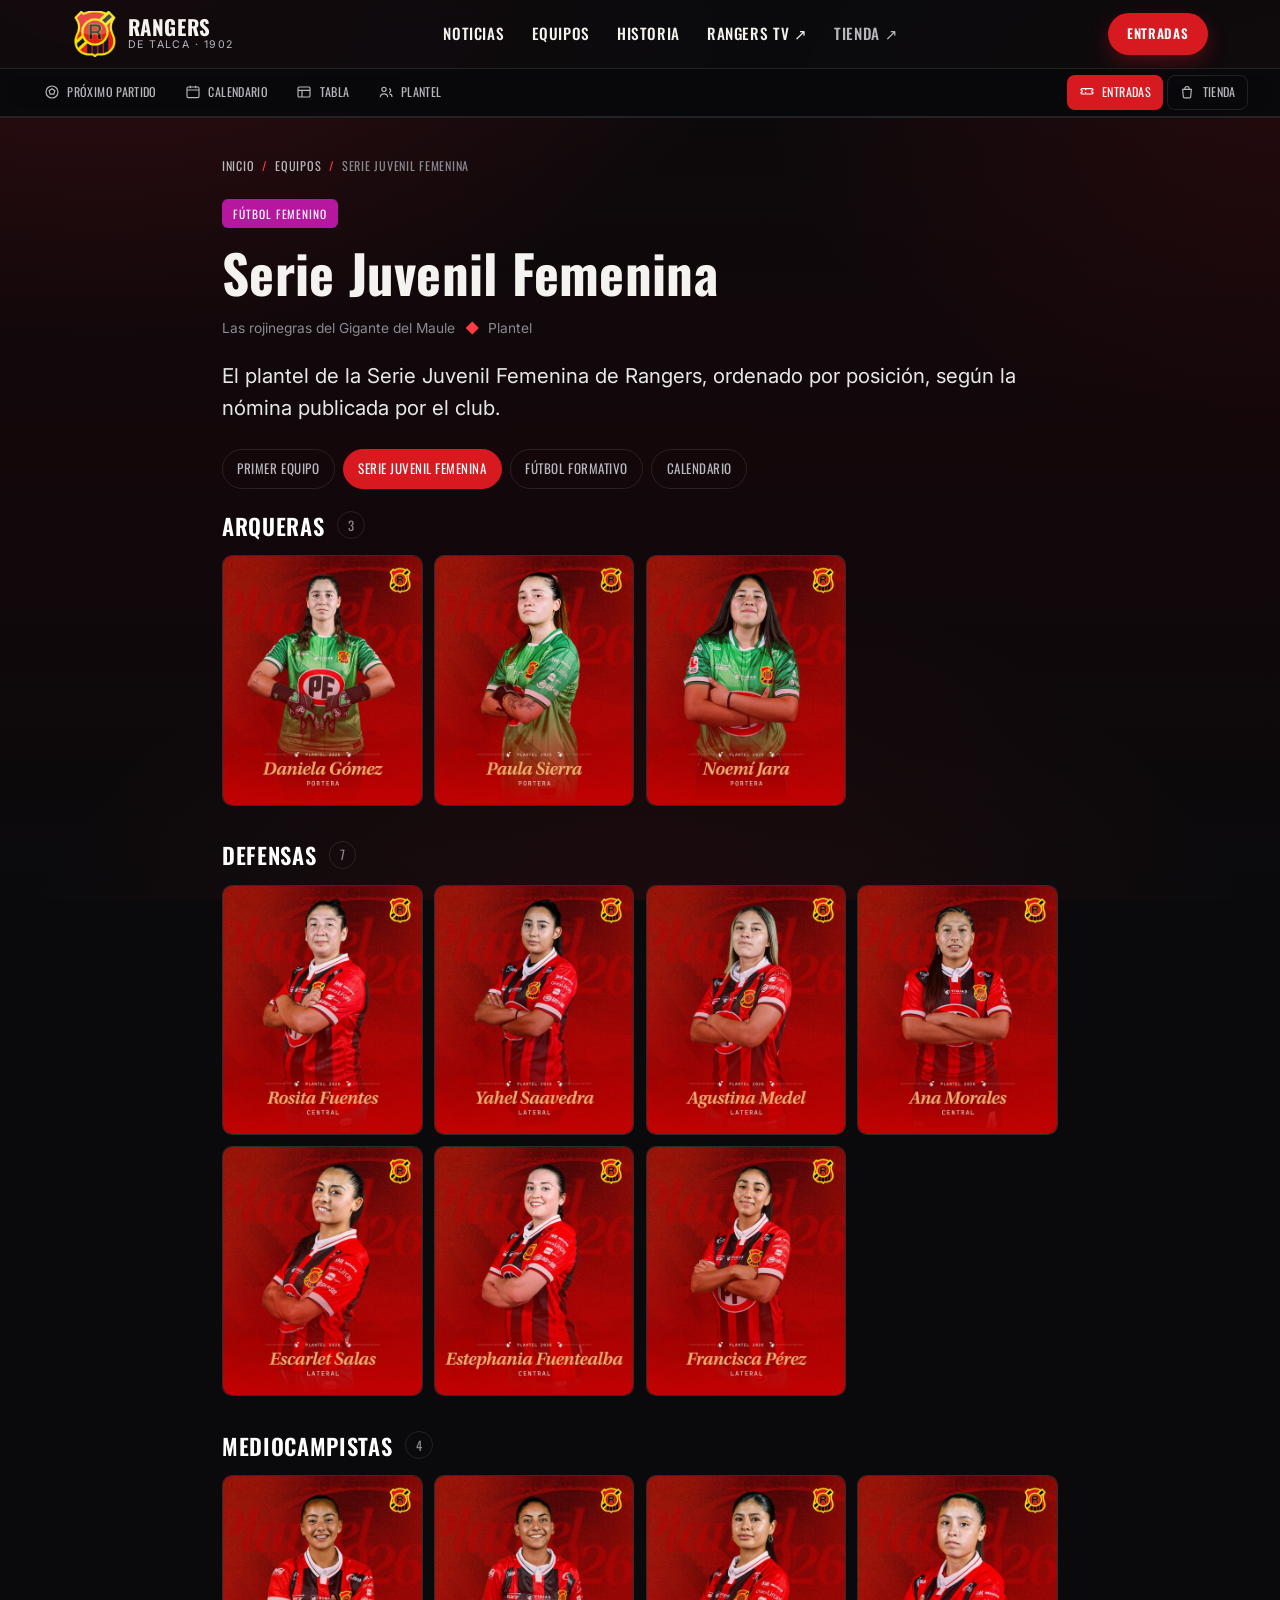
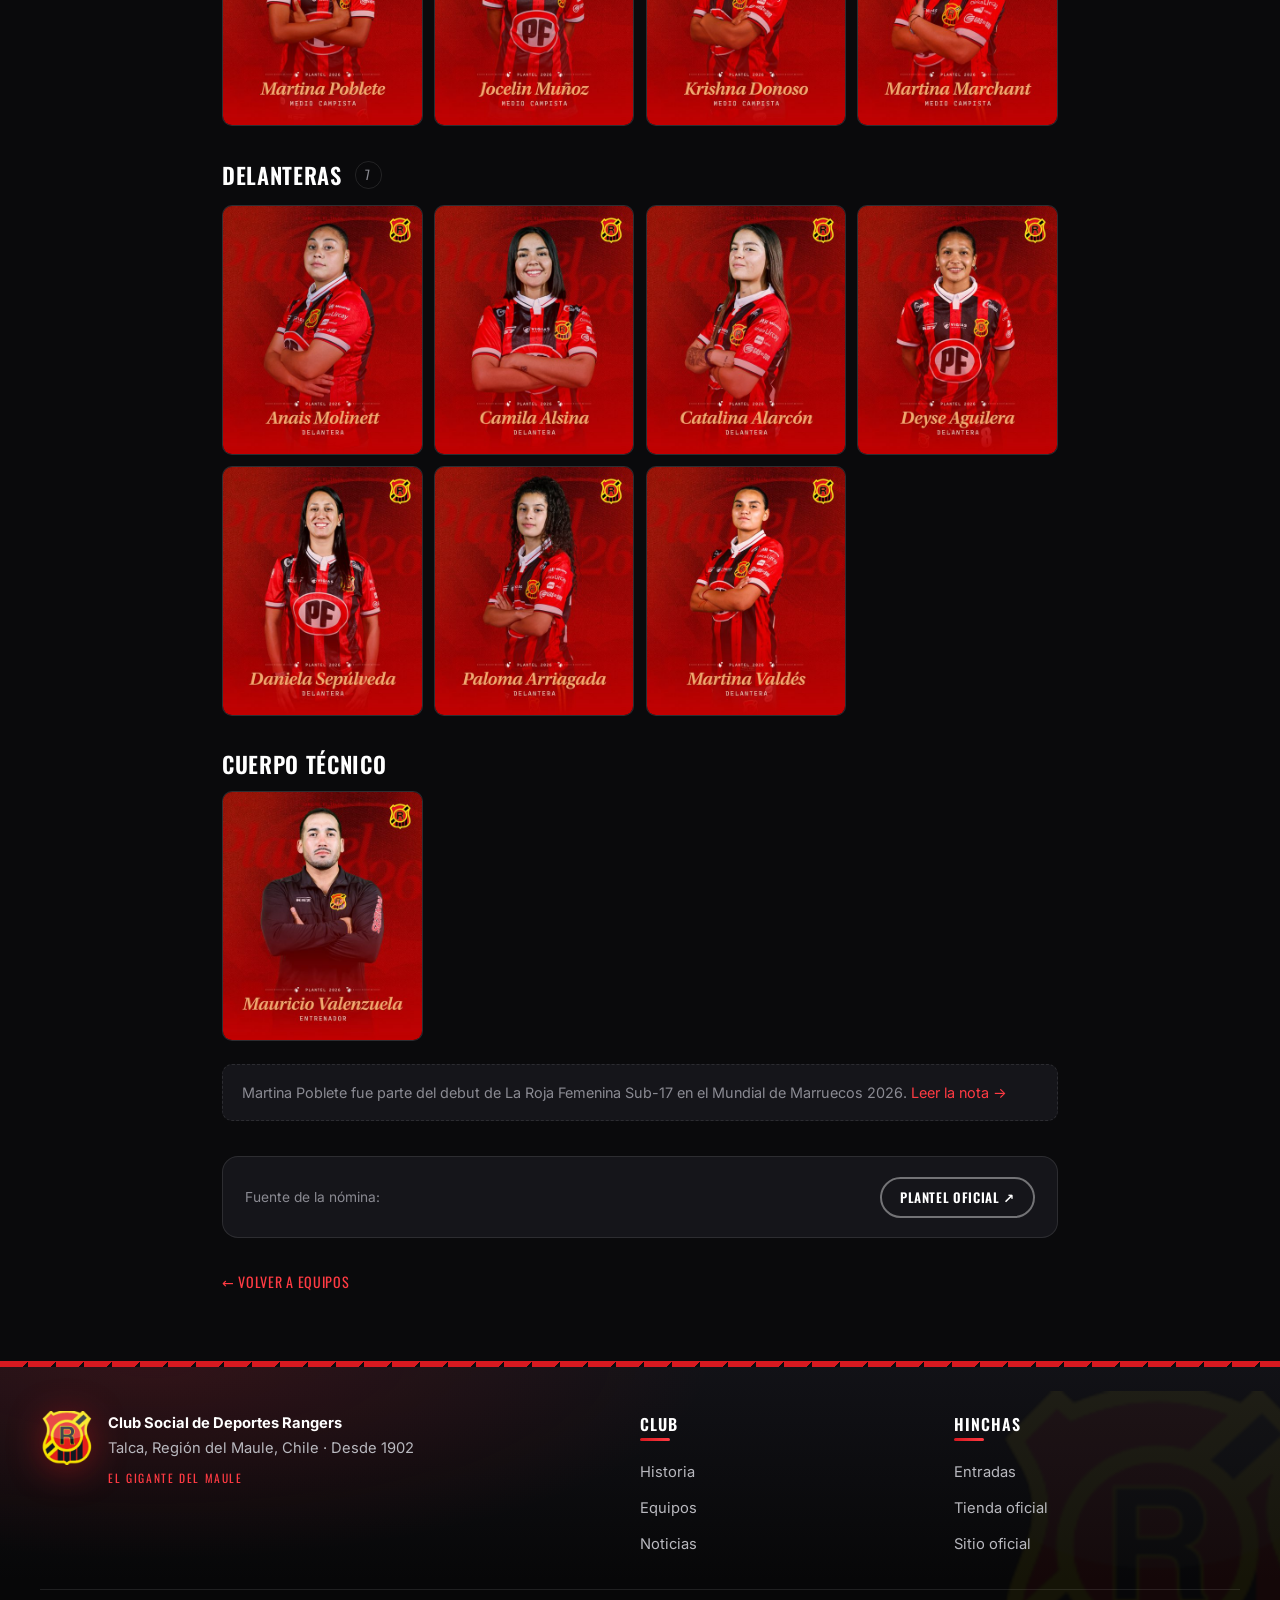
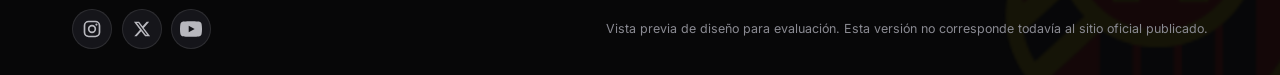
<file: rediseno/equipos/futbol-femenino.html>
<!DOCTYPE html>
<html lang="es" class="no-js">
<head>
<meta charset="UTF-8">
<meta name="robots" content="noindex, nofollow, noarchive">
<meta name="viewport" content="width=device-width, initial-scale=1">
<title>Serie Juvenil Femenina — Plantel · Rangers de Talca</title>
<meta name="description" content="Plantel de la Serie Juvenil Femenina de Rangers de Talca: arqueras, defensas, mediocampistas y delanteras rojinegras.">
<meta name="theme-color" content="#0B0B0D">

<script>document.documentElement.classList.remove('no-js');document.documentElement.classList.add('js');</script>

<link rel="icon" type="image/png" href="../assets/img/escudo.png">
<link rel="preconnect" href="https://fonts.googleapis.com">
<link rel="preconnect" href="https://fonts.gstatic.com" crossorigin>
<link rel="stylesheet" href="https://fonts.googleapis.com/css2?family=Oswald:wght@400;500;600;700&family=Inter:wght@400;500;600;700&display=swap">
<link rel="stylesheet" href="../css/main.css">
</head>
<body>
<a class="skip-link" href="#contenido">Saltar al contenido</a>
<div class="scroll-progress" id="progress" aria-hidden="true"></div>

<!-- HEADER -->
<header class="site-header" id="siteHeader">
  <div class="wrap header-inner">
    <a class="brand" href="../index.html" aria-label="Rangers de Talca — inicio">
      <img src="../assets/img/escudo.png" width="46" height="46" alt="Escudo de Rangers de Talca">
      <span class="brand-text"><strong>Rangers</strong><small>de Talca · 1902</small></span>
    </a>
    <nav class="main-nav" aria-label="Navegación principal">
      <ul>
        <li><a href="../index.html#noticias">Noticias</a></li>
        <li><a href="primer-equipo.html">Equipos</a></li>
        <li><a href="../historia.html">Historia</a></li>
        <li><a href="https://www.youtube.com/@RangersdeTalcaOficial" target="_blank" rel="noopener noreferrer">Rangers TV <span aria-hidden="true">↗</span></a></li>
        <li><a class="nav-ext" href="https://rangersstore.cl/" target="_blank" rel="noopener noreferrer">Tienda <span aria-hidden="true">↗</span></a></li>
      </ul>
    </nav>
    <div class="header-cta">
      <a class="btn btn-primary btn-sm" href="https://serviticket.cl/" target="_blank" rel="noopener noreferrer">Entradas</a>
      <button class="nav-toggle" id="navToggle" aria-expanded="false" aria-controls="mobileMenu" aria-label="Abrir menú">
        <span class="nav-toggle-bars" aria-hidden="true"><span></span><span></span><span></span></span>
      </button>
    </div>
  </div>
  <!-- Minimenú de accesos -->
  <nav class="mini-menu" aria-label="Accesos del club">
    <div class="mini-menu-inner">
      <a class="mm-link" href="../index.html#nextMatch"><svg viewBox="0 0 24 24" fill="none" stroke="currentColor" stroke-width="1.7" aria-hidden="true"><circle cx="12" cy="12" r="9"/><path d="M12 7l4.3 3.1-1.6 5.1H9.3L7.7 10.1z"/></svg><span>Próximo partido</span></a>
      <a class="mm-link" href="../calendario.html"><svg viewBox="0 0 24 24" fill="none" stroke="currentColor" stroke-width="1.7" aria-hidden="true"><rect x="3" y="4.5" width="18" height="16" rx="2"/><path d="M3 9h18M8 2.5v4M16 2.5v4"/></svg><span>Calendario</span></a>
      <a class="mm-link" href="../tabla.html"><svg viewBox="0 0 24 24" fill="none" stroke="currentColor" stroke-width="1.7" aria-hidden="true"><rect x="3" y="4.5" width="18" height="15" rx="2"/><path d="M3 9.5h18M9 9.5v10"/></svg><span>Tabla</span></a>
      <a class="mm-link" href="primer-equipo.html"><svg viewBox="0 0 24 24" fill="none" stroke="currentColor" stroke-width="1.7" aria-hidden="true"><circle cx="9" cy="8" r="3.2"/><path d="M3.5 20c0-3.2 2.7-5.2 5.5-5.2s5.5 2 5.5 5.2"/><path d="M16.5 7.3a2.6 2.6 0 0 1 0 5.2M17 14.9c2.2.3 4 2 4 4.6"/></svg><span>Plantel</span></a>
      <a class="mm-link mm-link--ticket" href="https://serviticket.cl/" target="_blank" rel="noopener noreferrer"><svg viewBox="0 0 24 24" fill="none" stroke="currentColor" stroke-width="1.7" aria-hidden="true"><path d="M3 9a2 2 0 0 1 2-2h14a2 2 0 0 1 2 2 2 2 0 0 0 0 4 2 2 0 0 1-2 2H5a2 2 0 0 1-2-2 2 2 0 0 0 0-4z"/><path d="M10 7.5v9" stroke-dasharray="2 2.5"/></svg><span>Entradas</span></a>
      <a class="mm-link mm-link--shop" href="https://rangersstore.cl/" target="_blank" rel="noopener noreferrer"><svg viewBox="0 0 24 24" fill="none" stroke="currentColor" stroke-width="1.7" aria-hidden="true"><path d="M5.5 8h13l-1 11.5a1.5 1.5 0 0 1-1.5 1.4H8a1.5 1.5 0 0 1-1.5-1.4z"/><path d="M8.8 8V7a3.2 3.2 0 0 1 6.4 0v1"/></svg><span>Tienda</span></a>
    </div>
  </nav>
</header>

<!-- MENÚ MÓVIL -->
<div class="mobile-menu" id="mobileMenu" hidden>
  <div class="mobile-menu-panel" role="dialog" aria-modal="true" aria-label="Menú">
    <button class="mobile-close" id="navClose" aria-label="Cerrar menú">×</button>
    <a class="mm-brand" href="../index.html"><img src="../assets/img/escudo.png" width="40" height="40" alt="" loading="lazy"> <span>Rangers de Talca</span></a>
    <nav aria-label="Navegación móvil">
      <p class="mm-group">Competencia</p>
      <ul>
        <li style="--i:1"><a href="../index.html#nextMatch">Próximo partido</a></li>
        <li style="--i:2"><a href="../calendario.html">Calendario</a></li>
        <li style="--i:3"><a href="../tabla.html">Tabla</a></li>
      </ul>
      <p class="mm-group">Club y servicios</p>
      <ul>
        <li style="--i:4"><a href="primer-equipo.html">Plantel</a></li>
        <li style="--i:5"><a href="https://serviticket.cl/" target="_blank" rel="noopener noreferrer">Entradas ↗</a></li>
        <li style="--i:6"><a href="https://rangersstore.cl/" target="_blank" rel="noopener noreferrer">Tienda ↗</a></li>
      </ul>
      <p class="mm-group">Más</p>
      <ul>
        <li style="--i:7"><a href="../index.html#noticias">Noticias</a></li>
        <li style="--i:8"><a href="../historia.html">Historia</a></li>
        <li style="--i:9"><a href="https://www.youtube.com/@RangersdeTalcaOficial" target="_blank" rel="noopener noreferrer">Rangers TV ↗</a></li>
      </ul>
    </nav>
    <a class="btn btn-primary btn-block" href="https://serviticket.cl/" target="_blank" rel="noopener noreferrer">Comprar entradas</a>
  </div>
</div>

<main id="contenido">
  <article class="article">
    <div class="wrap wrap--narrow">
      <nav class="breadcrumb" aria-label="Ruta">
        <a href="../index.html">Inicio</a> <span aria-hidden="true">/</span>
        <a href="../index.html#equipos">Equipos</a> <span aria-hidden="true">/</span>
        Serie Juvenil Femenina
      </nav>

      <header class="article-head reveal">
        <span class="article-tag article-tag--fem">Fútbol femenino</span>
        <h1 class="article-title">Serie Juvenil Femenina</h1>
        <p class="article-meta">Las rojinegras del Gigante del Maule <span class="dot" aria-hidden="true">◆</span> Plantel</p>
        <p class="article-lead">El plantel de la Serie Juvenil Femenina de Rangers, ordenado por posición, según la nómina publicada por el club.</p>
      </header>

      <nav class="team-switch reveal" aria-label="Cambiar de equipo">
        <a href="primer-equipo.html">Primer equipo</a>
        <a class="is-current" href="futbol-femenino.html">Serie Juvenil Femenina</a>
        <a href="futbol-formativo.html">Fútbol formativo</a>
        <a href="../calendario.html">Calendario</a>
      </nav>

      <div>
        <section class="squad-group">
          <div class="squad-head"><h2>Arqueras</h2><span class="count">3</span></div>
          <div class="squad-grid">
            <div class="player"><img class="player-photo" src="../assets/img/jugadores/Daniela-Gomez.jpg" alt="Daniela Gómez" loading="lazy"><div class="player-info"><span class="pos">POR</span><span class="pname">Daniela Gómez</span></div></div>
            <div class="player"><img class="player-photo" src="../assets/img/jugadores/Paula-Sierra.jpg" alt="Paula Sierra" loading="lazy"><div class="player-info"><span class="pos">POR</span><span class="pname">Paula Sierra</span></div></div>
            <div class="player"><img class="player-photo" src="../assets/img/jugadores/Noemi-Jara.jpg" alt="Noemí Jara" loading="lazy"><div class="player-info"><span class="pos">POR</span><span class="pname">Noemí Jara</span></div></div>
          </div>
        </section>

        <section class="squad-group">
          <div class="squad-head"><h2>Defensas</h2><span class="count">7</span></div>
          <div class="squad-grid">
            <div class="player"><img class="player-photo" src="../assets/img/jugadores/Rosita-Fuentes.jpg" alt="Rosita Fuentes" loading="lazy"><div class="player-info"><span class="pos">DEF</span><span class="pname">Rosita Fuentes</span></div></div>
            <div class="player"><img class="player-photo" src="../assets/img/jugadores/Yahel-Saavedra.jpg" alt="Yahel Saavedra" loading="lazy"><div class="player-info"><span class="pos">DEF</span><span class="pname">Yahel Saavedra</span></div></div>
            <div class="player"><img class="player-photo" src="../assets/img/jugadores/Agustina-Medel.jpg" alt="Agustina Medel" loading="lazy"><div class="player-info"><span class="pos">DEF</span><span class="pname">Agustina Medel</span></div></div>
            <div class="player"><img class="player-photo" src="../assets/img/jugadores/Ana-Morales.jpg" alt="Ana Morales" loading="lazy"><div class="player-info"><span class="pos">DEF</span><span class="pname">Ana Morales</span></div></div>
            <div class="player"><img class="player-photo" src="../assets/img/jugadores/Escarlet-Salas.jpg" alt="Escarlet Salas" loading="lazy"><div class="player-info"><span class="pos">DEF</span><span class="pname">Escarlet Salas</span></div></div>
            <div class="player"><img class="player-photo" src="../assets/img/jugadores/Estephania-Fuentealba.jpg" alt="Estephania Fuentealba" loading="lazy"><div class="player-info"><span class="pos">DEF</span><span class="pname">Estephania Fuentealba</span></div></div>
            <div class="player"><img class="player-photo" src="../assets/img/jugadores/Francisca-Perez.jpg" alt="Francisca Pérez" loading="lazy"><div class="player-info"><span class="pos">DEF</span><span class="pname">Francisca Pérez</span></div></div>
          </div>
        </section>

        <section class="squad-group">
          <div class="squad-head"><h2>Mediocampistas</h2><span class="count">4</span></div>
          <div class="squad-grid">
            <div class="player"><img class="player-photo" src="../assets/img/jugadores/Martina-Poblete.jpg" alt="Martina Poblete" loading="lazy"><div class="player-info"><span class="pos">MED</span><span class="pname">Martina Poblete</span></div></div>
            <div class="player"><img class="player-photo" src="../assets/img/jugadores/Jocelin-Munoz.jpg" alt="Jocelin Muñoz" loading="lazy"><div class="player-info"><span class="pos">MED</span><span class="pname">Jocelin Muñoz</span></div></div>
            <div class="player"><img class="player-photo" src="../assets/img/jugadores/Krishna-Donoso.jpg" alt="Krishna Donoso" loading="lazy"><div class="player-info"><span class="pos">MED</span><span class="pname">Krishna Donoso</span></div></div>
            <div class="player"><img class="player-photo" src="../assets/img/jugadores/Martina-Marchant.jpg" alt="Martina Marchant" loading="lazy"><div class="player-info"><span class="pos">MED</span><span class="pname">Martina Marchant</span></div></div>
          </div>
        </section>

        <section class="squad-group">
          <div class="squad-head"><h2>Delanteras</h2><span class="count">7</span></div>
          <div class="squad-grid">
            <div class="player"><img class="player-photo" src="../assets/img/jugadores/Anais-Molinett.jpg" alt="Anaís Molinett" loading="lazy"><div class="player-info"><span class="pos">DEL</span><span class="pname">Anaís Molinett</span></div></div>
            <div class="player"><img class="player-photo" src="../assets/img/jugadores/Camila-Alsina.jpg" alt="Camila Alsina" loading="lazy"><div class="player-info"><span class="pos">DEL</span><span class="pname">Camila Alsina</span></div></div>
            <div class="player"><img class="player-photo" src="../assets/img/jugadores/Catalina-Alarcon.jpg" alt="Catalina Alarcón" loading="lazy"><div class="player-info"><span class="pos">DEL</span><span class="pname">Catalina Alarcón</span></div></div>
            <div class="player"><img class="player-photo" src="../assets/img/jugadores/Deyse-Aguilera.jpg" alt="Deyse Aguilera" loading="lazy"><div class="player-info"><span class="pos">DEL</span><span class="pname">Deyse Aguilera</span></div></div>
            <div class="player"><img class="player-photo" src="../assets/img/jugadores/Daniela-Sepulveda.jpg" alt="Daniela Sepúlveda" loading="lazy"><div class="player-info"><span class="pos">DEL</span><span class="pname">Daniela Sepúlveda</span></div></div>
            <div class="player"><img class="player-photo" src="../assets/img/jugadores/Paloma-Arriagada.jpg" alt="Paloma Arriagada" loading="lazy"><div class="player-info"><span class="pos">DEL</span><span class="pname">Paloma Arriagada</span></div></div>
            <div class="player"><img class="player-photo" src="../assets/img/jugadores/Martina-Valdes.jpg" alt="Martina Valdés" loading="lazy"><div class="player-info"><span class="pos">DEL</span><span class="pname">Martina Valdés</span></div></div>
          </div>
        </section>

        <section class="squad-group">
          <div class="squad-head"><h2>Cuerpo técnico</h2></div>
          <div class="squad-grid">
            <div class="player"><img class="player-photo" src="../assets/img/jugadores/Mauricio-Valenzuela.jpg" alt="Mauricio Valenzuela" loading="lazy"><div class="player-info"><span class="pos">DT</span><span class="pname">Mauricio Valenzuela</span></div></div>
          </div>
        </section>

        <p class="squad-note">Martina Poblete fue parte del debut de La Roja Femenina Sub-17 en el Mundial de Marruecos 2026. <a href="../noticias/roja-femenina-sub17.html" style="color:var(--rojo-200)">Leer la nota →</a></p>

        <div class="article-source">
          <p>Fuente de la nómina:</p>
          <a class="btn btn-outline btn-sm" href="https://www.rangersdetalca.com/portal/equipos" target="_blank" rel="noopener noreferrer">Plantel oficial ↗</a>
        </div>

        <a class="article-back" href="../index.html#equipos">← Volver a equipos</a>
      </div>
    </div>
  </article>
</main>

<!-- FOOTER -->
<footer class="site-footer">
  <div class="wrap footer-grid">
    <div class="footer-brand">
      <img src="../assets/img/escudo.png" width="54" height="54" alt="Escudo de Rangers de Talca" loading="lazy">
      <p><strong>Club Social de Deportes Rangers</strong><br>Talca, Región del Maule, Chile · Desde 1902<br><span class="foot-tag">El Gigante del Maule</span></p>
    </div>
    <nav class="footer-nav" aria-label="Enlaces del club">
      <h3>Club</h3>
      <ul>
        <li><a href="../historia.html">Historia</a></li>
        <li><a href="primer-equipo.html">Equipos</a></li>
        <li><a href="../index.html#noticias">Noticias</a></li>
      </ul>
    </nav>
    <nav class="footer-nav" aria-label="Enlaces de hinchas">
      <h3>Hinchas</h3>
      <ul>
        <li><a href="https://serviticket.cl/" target="_blank" rel="noopener noreferrer">Entradas</a></li>
        <li><a href="https://rangersstore.cl/" target="_blank" rel="noopener noreferrer">Tienda oficial</a></li>
        <li><a href="https://www.rangersdetalca.com/portal/" target="_blank" rel="noopener noreferrer">Sitio oficial</a></li>
      </ul>
    </nav>
  </div>
  <div class="wrap footer-base">
    <div class="footer-social" aria-label="Redes sociales de Rangers de Talca">
      <a href="https://www.instagram.com/rangersdetalca.cl/?hl=es-la" target="_blank" rel="noopener noreferrer" aria-label="Instagram"><svg viewBox="0 0 24 24" width="20" height="20" fill="none" stroke="currentColor" stroke-width="2" aria-hidden="true"><rect x="3" y="3" width="18" height="18" rx="5"/><circle cx="12" cy="12" r="4"/><circle cx="17.3" cy="6.7" r="1.3" fill="currentColor" stroke="none"/></svg></a>
      <a href="https://x.com/Rangersdetalca_" target="_blank" rel="noopener noreferrer" aria-label="X (Twitter)"><svg viewBox="0 0 24 24" width="18" height="18" fill="currentColor" aria-hidden="true"><path d="M18.244 2.25h3.308l-7.227 8.26 8.502 11.24h-6.657l-5.214-6.817L4.99 21.75H1.68l7.73-8.835L1.254 2.25H8.08l4.713 6.231zm-1.161 17.52h1.833L7.084 4.126H5.117z"/></svg></a>
      <a href="https://www.youtube.com/@RangersdeTalcaOficial" target="_blank" rel="noopener noreferrer" aria-label="YouTube"><svg viewBox="0 0 24 24" width="22" height="22" fill="currentColor" aria-hidden="true"><path d="M23.5 6.2a3 3 0 0 0-2.1-2.1C19.6 3.5 12 3.5 12 3.5s-7.6 0-9.4.6A3 3 0 0 0 .5 6.2 31 31 0 0 0 0 12a31 31 0 0 0 .5 5.8 3 3 0 0 0 2.1 2.1c1.8.6 9.4.6 9.4.6s7.6 0 9.4-.6a3 3 0 0 0 2.1-2.1A31 31 0 0 0 24 12a31 31 0 0 0-.5-5.8zM9.5 15.5v-7l6.5 3.5z"/></svg></a>
    </div>
    <p>Vista previa de diseño para evaluación. Esta versión no corresponde todavía al sitio oficial publicado.</p>
  </div>
</footer>

<button class="to-top" id="toTop" aria-label="Volver arriba" hidden>↑</button>
<script src="../js/main.js" defer></script>
</body>
</html>
</file>
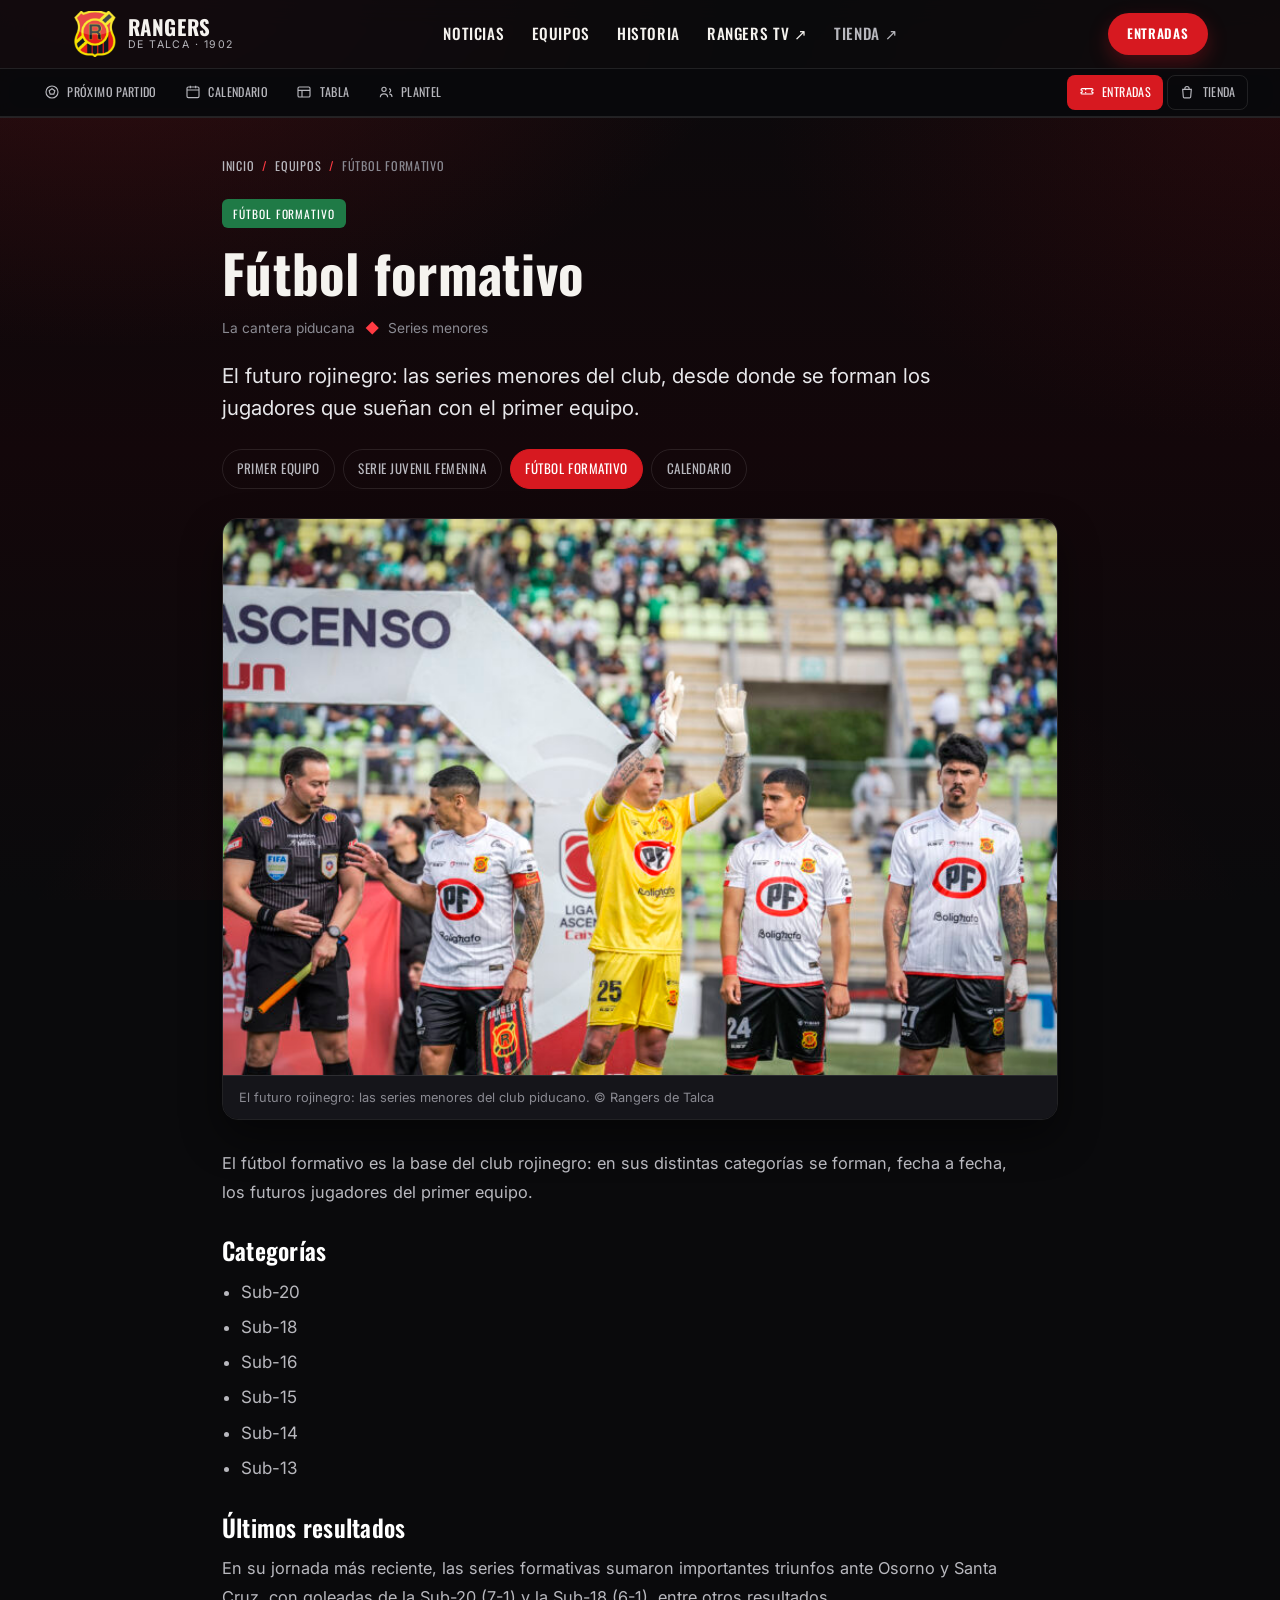
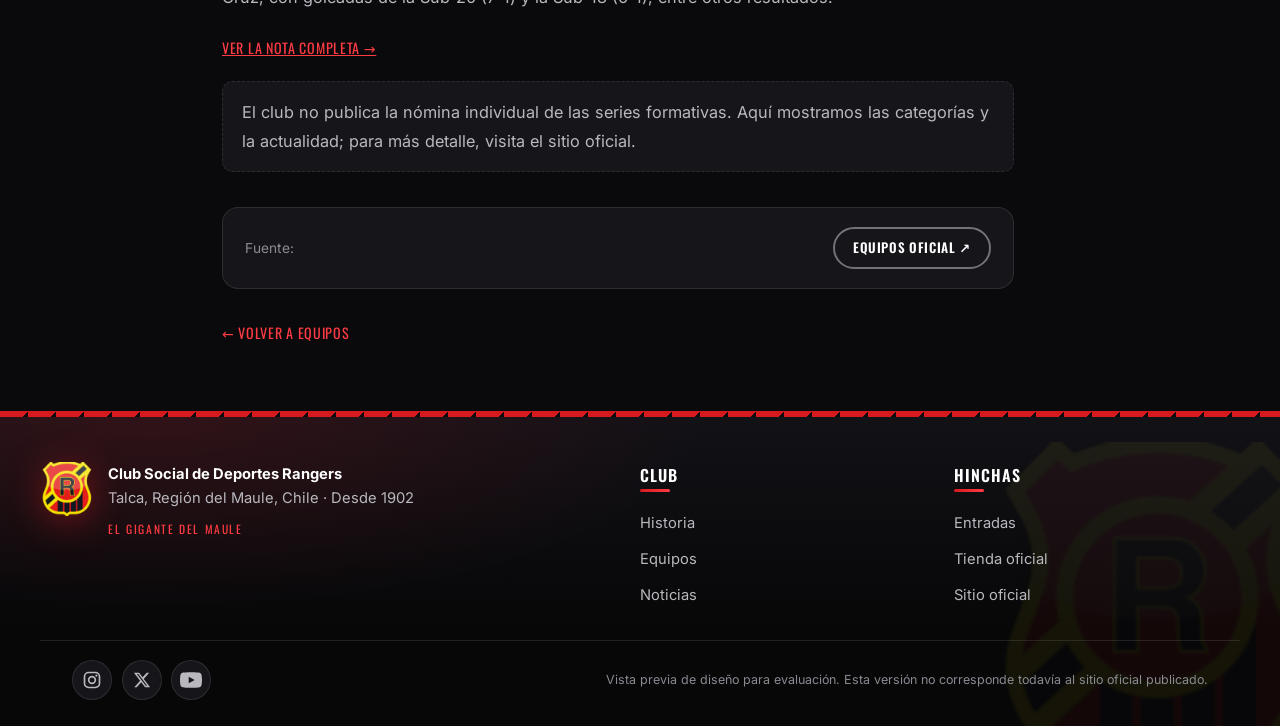
<file: rediseno/equipos/futbol-formativo.html>
<!DOCTYPE html>
<html lang="es" class="no-js">
<head>
<meta charset="UTF-8">
<meta name="robots" content="noindex, nofollow, noarchive">
<meta name="viewport" content="width=device-width, initial-scale=1">
<title>Fútbol formativo — Rangers de Talca</title>
<meta name="description" content="El fútbol formativo de Rangers de Talca: la cantera rojinegra desde las series menores, categorías y resultados recientes.">
<meta name="theme-color" content="#0B0B0D">

<script>document.documentElement.classList.remove('no-js');document.documentElement.classList.add('js');</script>

<link rel="icon" type="image/png" href="../assets/img/escudo.png">
<link rel="preconnect" href="https://fonts.googleapis.com">
<link rel="preconnect" href="https://fonts.gstatic.com" crossorigin>
<link rel="stylesheet" href="https://fonts.googleapis.com/css2?family=Oswald:wght@400;500;600;700&family=Inter:wght@400;500;600;700&display=swap">
<link rel="stylesheet" href="../css/main.css">
</head>
<body>
<a class="skip-link" href="#contenido">Saltar al contenido</a>
<div class="scroll-progress" id="progress" aria-hidden="true"></div>

<!-- HEADER -->
<header class="site-header" id="siteHeader">
  <div class="wrap header-inner">
    <a class="brand" href="../index.html" aria-label="Rangers de Talca — inicio">
      <img src="../assets/img/escudo.png" width="46" height="46" alt="Escudo de Rangers de Talca">
      <span class="brand-text"><strong>Rangers</strong><small>de Talca · 1902</small></span>
    </a>
    <nav class="main-nav" aria-label="Navegación principal">
      <ul>
        <li><a href="../index.html#noticias">Noticias</a></li>
        <li><a href="primer-equipo.html">Equipos</a></li>
        <li><a href="../historia.html">Historia</a></li>
        <li><a href="https://www.youtube.com/@RangersdeTalcaOficial" target="_blank" rel="noopener noreferrer">Rangers TV <span aria-hidden="true">↗</span></a></li>
        <li><a class="nav-ext" href="https://rangersstore.cl/" target="_blank" rel="noopener noreferrer">Tienda <span aria-hidden="true">↗</span></a></li>
      </ul>
    </nav>
    <div class="header-cta">
      <a class="btn btn-primary btn-sm" href="https://serviticket.cl/" target="_blank" rel="noopener noreferrer">Entradas</a>
      <button class="nav-toggle" id="navToggle" aria-expanded="false" aria-controls="mobileMenu" aria-label="Abrir menú">
        <span class="nav-toggle-bars" aria-hidden="true"><span></span><span></span><span></span></span>
      </button>
    </div>
  </div>
  <!-- Minimenú de accesos -->
  <nav class="mini-menu" aria-label="Accesos del club">
    <div class="mini-menu-inner">
      <a class="mm-link" href="../index.html#nextMatch"><svg viewBox="0 0 24 24" fill="none" stroke="currentColor" stroke-width="1.7" aria-hidden="true"><circle cx="12" cy="12" r="9"/><path d="M12 7l4.3 3.1-1.6 5.1H9.3L7.7 10.1z"/></svg><span>Próximo partido</span></a>
      <a class="mm-link" href="../calendario.html"><svg viewBox="0 0 24 24" fill="none" stroke="currentColor" stroke-width="1.7" aria-hidden="true"><rect x="3" y="4.5" width="18" height="16" rx="2"/><path d="M3 9h18M8 2.5v4M16 2.5v4"/></svg><span>Calendario</span></a>
      <a class="mm-link" href="../tabla.html"><svg viewBox="0 0 24 24" fill="none" stroke="currentColor" stroke-width="1.7" aria-hidden="true"><rect x="3" y="4.5" width="18" height="15" rx="2"/><path d="M3 9.5h18M9 9.5v10"/></svg><span>Tabla</span></a>
      <a class="mm-link" href="primer-equipo.html"><svg viewBox="0 0 24 24" fill="none" stroke="currentColor" stroke-width="1.7" aria-hidden="true"><circle cx="9" cy="8" r="3.2"/><path d="M3.5 20c0-3.2 2.7-5.2 5.5-5.2s5.5 2 5.5 5.2"/><path d="M16.5 7.3a2.6 2.6 0 0 1 0 5.2M17 14.9c2.2.3 4 2 4 4.6"/></svg><span>Plantel</span></a>
      <a class="mm-link mm-link--ticket" href="https://serviticket.cl/" target="_blank" rel="noopener noreferrer"><svg viewBox="0 0 24 24" fill="none" stroke="currentColor" stroke-width="1.7" aria-hidden="true"><path d="M3 9a2 2 0 0 1 2-2h14a2 2 0 0 1 2 2 2 2 0 0 0 0 4 2 2 0 0 1-2 2H5a2 2 0 0 1-2-2 2 2 0 0 0 0-4z"/><path d="M10 7.5v9" stroke-dasharray="2 2.5"/></svg><span>Entradas</span></a>
      <a class="mm-link mm-link--shop" href="https://rangersstore.cl/" target="_blank" rel="noopener noreferrer"><svg viewBox="0 0 24 24" fill="none" stroke="currentColor" stroke-width="1.7" aria-hidden="true"><path d="M5.5 8h13l-1 11.5a1.5 1.5 0 0 1-1.5 1.4H8a1.5 1.5 0 0 1-1.5-1.4z"/><path d="M8.8 8V7a3.2 3.2 0 0 1 6.4 0v1"/></svg><span>Tienda</span></a>
    </div>
  </nav>
</header>

<!-- MENÚ MÓVIL -->
<div class="mobile-menu" id="mobileMenu" hidden>
  <div class="mobile-menu-panel" role="dialog" aria-modal="true" aria-label="Menú">
    <button class="mobile-close" id="navClose" aria-label="Cerrar menú">×</button>
    <a class="mm-brand" href="../index.html"><img src="../assets/img/escudo.png" width="40" height="40" alt="" loading="lazy"> <span>Rangers de Talca</span></a>
    <nav aria-label="Navegación móvil">
      <p class="mm-group">Competencia</p>
      <ul>
        <li style="--i:1"><a href="../index.html#nextMatch">Próximo partido</a></li>
        <li style="--i:2"><a href="../calendario.html">Calendario</a></li>
        <li style="--i:3"><a href="../tabla.html">Tabla</a></li>
      </ul>
      <p class="mm-group">Club y servicios</p>
      <ul>
        <li style="--i:4"><a href="primer-equipo.html">Plantel</a></li>
        <li style="--i:5"><a href="https://serviticket.cl/" target="_blank" rel="noopener noreferrer">Entradas ↗</a></li>
        <li style="--i:6"><a href="https://rangersstore.cl/" target="_blank" rel="noopener noreferrer">Tienda ↗</a></li>
      </ul>
      <p class="mm-group">Más</p>
      <ul>
        <li style="--i:7"><a href="../index.html#noticias">Noticias</a></li>
        <li style="--i:8"><a href="../historia.html">Historia</a></li>
        <li style="--i:9"><a href="https://www.youtube.com/@RangersdeTalcaOficial" target="_blank" rel="noopener noreferrer">Rangers TV ↗</a></li>
      </ul>
    </nav>
    <a class="btn btn-primary btn-block" href="https://serviticket.cl/" target="_blank" rel="noopener noreferrer">Comprar entradas</a>
  </div>
</div>

<main id="contenido">
  <article class="article">
    <div class="wrap wrap--narrow">
      <nav class="breadcrumb" aria-label="Ruta">
        <a href="../index.html">Inicio</a> <span aria-hidden="true">/</span>
        <a href="../index.html#equipos">Equipos</a> <span aria-hidden="true">/</span>
        Fútbol formativo
      </nav>

      <header class="article-head reveal">
        <span class="article-tag article-tag--for">Fútbol formativo</span>
        <h1 class="article-title">Fútbol formativo</h1>
        <p class="article-meta">La cantera piducana <span class="dot" aria-hidden="true">◆</span> Series menores</p>
        <p class="article-lead">El futuro rojinegro: las series menores del club, desde donde se forman los jugadores que sueñan con el primer equipo.</p>
      </header>

      <nav class="team-switch reveal" aria-label="Cambiar de equipo">
        <a href="primer-equipo.html">Primer equipo</a>
        <a href="futbol-femenino.html">Serie Juvenil Femenina</a>
        <a class="is-current" href="futbol-formativo.html">Fútbol formativo</a>
        <a href="../calendario.html">Calendario</a>
      </nav>

      <figure class="article-figure reveal">
        <img src="../assets/img/news-formativo.jpg" width="768" height="512" alt="Fútbol formativo de Rangers de Talca">
        <figcaption>El futuro rojinegro: las series menores del club piducano. © Rangers de Talca</figcaption>
      </figure>

      <div class="article-body reveal">
        <p>El fútbol formativo es la base del club rojinegro: en sus distintas categorías se forman, fecha a fecha, los futuros jugadores del primer equipo.</p>

        <h2>Categorías</h2>
        <ul>
          <li>Sub-20</li>
          <li>Sub-18</li>
          <li>Sub-16</li>
          <li>Sub-15</li>
          <li>Sub-14</li>
          <li>Sub-13</li>
        </ul>

        <h2>Últimos resultados</h2>
        <p>En su jornada más reciente, las series formativas sumaron importantes triunfos ante Osorno y Santa Cruz, con goleadas de la Sub-20 (7-1) y la Sub-18 (6-1), entre otros resultados.</p>
        <p><a class="article-back" href="../noticias/futbol-formativo.html" style="margin-top:.4rem">Ver la nota completa →</a></p>

        <p class="squad-note">El club no publica la nómina individual de las series formativas. Aquí mostramos las categorías y la actualidad; para más detalle, visita el sitio oficial.</p>

        <div class="article-source">
          <p>Fuente:</p>
          <a class="btn btn-outline btn-sm" href="https://www.rangersdetalca.com/portal/equipos" target="_blank" rel="noopener noreferrer">Equipos oficial ↗</a>
        </div>

        <a class="article-back" href="../index.html#equipos">← Volver a equipos</a>
      </div>
    </div>
  </article>
</main>

<!-- FOOTER -->
<footer class="site-footer">
  <div class="wrap footer-grid">
    <div class="footer-brand">
      <img src="../assets/img/escudo.png" width="54" height="54" alt="Escudo de Rangers de Talca" loading="lazy">
      <p><strong>Club Social de Deportes Rangers</strong><br>Talca, Región del Maule, Chile · Desde 1902<br><span class="foot-tag">El Gigante del Maule</span></p>
    </div>
    <nav class="footer-nav" aria-label="Enlaces del club">
      <h3>Club</h3>
      <ul>
        <li><a href="../historia.html">Historia</a></li>
        <li><a href="primer-equipo.html">Equipos</a></li>
        <li><a href="../index.html#noticias">Noticias</a></li>
      </ul>
    </nav>
    <nav class="footer-nav" aria-label="Enlaces de hinchas">
      <h3>Hinchas</h3>
      <ul>
        <li><a href="https://serviticket.cl/" target="_blank" rel="noopener noreferrer">Entradas</a></li>
        <li><a href="https://rangersstore.cl/" target="_blank" rel="noopener noreferrer">Tienda oficial</a></li>
        <li><a href="https://www.rangersdetalca.com/portal/" target="_blank" rel="noopener noreferrer">Sitio oficial</a></li>
      </ul>
    </nav>
  </div>
  <div class="wrap footer-base">
    <div class="footer-social" aria-label="Redes sociales de Rangers de Talca">
      <a href="https://www.instagram.com/rangersdetalca.cl/?hl=es-la" target="_blank" rel="noopener noreferrer" aria-label="Instagram"><svg viewBox="0 0 24 24" width="20" height="20" fill="none" stroke="currentColor" stroke-width="2" aria-hidden="true"><rect x="3" y="3" width="18" height="18" rx="5"/><circle cx="12" cy="12" r="4"/><circle cx="17.3" cy="6.7" r="1.3" fill="currentColor" stroke="none"/></svg></a>
      <a href="https://x.com/Rangersdetalca_" target="_blank" rel="noopener noreferrer" aria-label="X (Twitter)"><svg viewBox="0 0 24 24" width="18" height="18" fill="currentColor" aria-hidden="true"><path d="M18.244 2.25h3.308l-7.227 8.26 8.502 11.24h-6.657l-5.214-6.817L4.99 21.75H1.68l7.73-8.835L1.254 2.25H8.08l4.713 6.231zm-1.161 17.52h1.833L7.084 4.126H5.117z"/></svg></a>
      <a href="https://www.youtube.com/@RangersdeTalcaOficial" target="_blank" rel="noopener noreferrer" aria-label="YouTube"><svg viewBox="0 0 24 24" width="22" height="22" fill="currentColor" aria-hidden="true"><path d="M23.5 6.2a3 3 0 0 0-2.1-2.1C19.6 3.5 12 3.5 12 3.5s-7.6 0-9.4.6A3 3 0 0 0 .5 6.2 31 31 0 0 0 0 12a31 31 0 0 0 .5 5.8 3 3 0 0 0 2.1 2.1c1.8.6 9.4.6 9.4.6s7.6 0 9.4-.6a3 3 0 0 0 2.1-2.1A31 31 0 0 0 24 12a31 31 0 0 0-.5-5.8zM9.5 15.5v-7l6.5 3.5z"/></svg></a>
    </div>
    <p>Vista previa de diseño para evaluación. Esta versión no corresponde todavía al sitio oficial publicado.</p>
  </div>
</footer>

<button class="to-top" id="toTop" aria-label="Volver arriba" hidden>↑</button>
<script src="../js/main.js" defer></script>
</body>
</html>
</file>
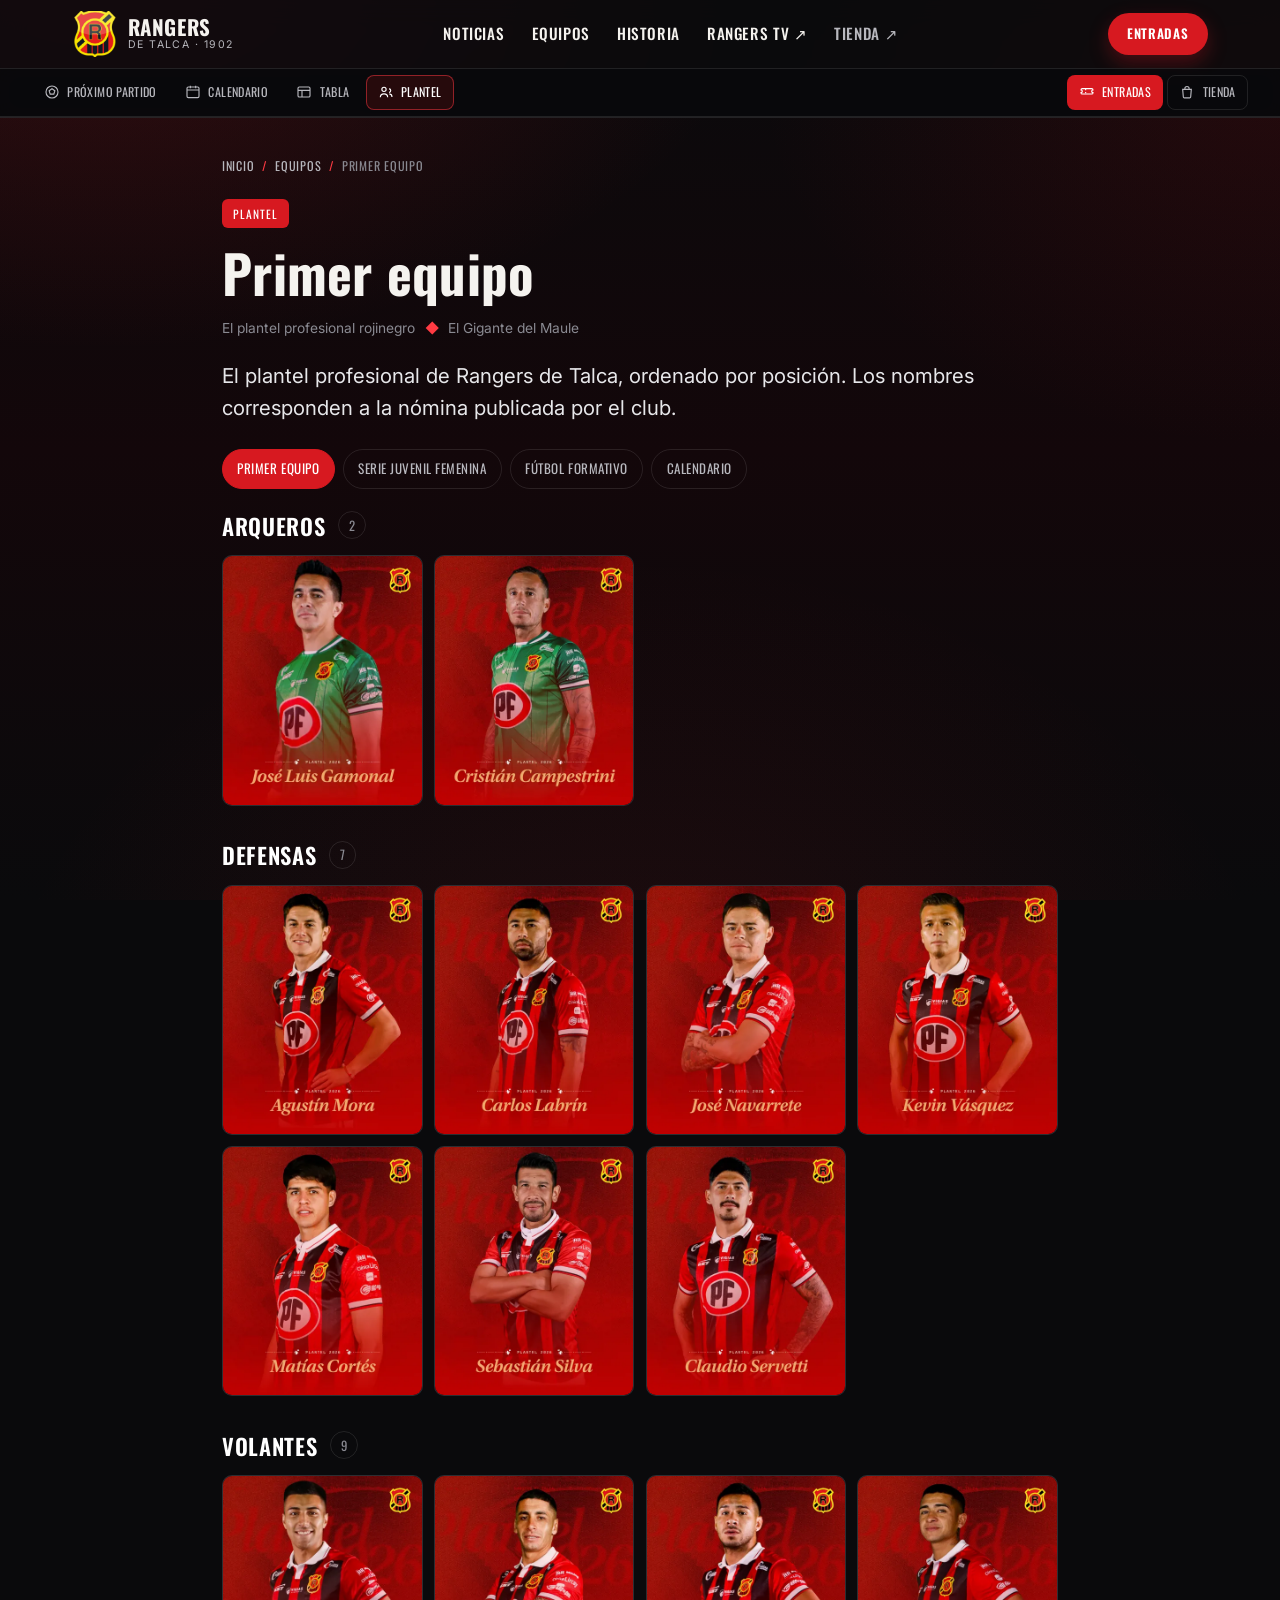
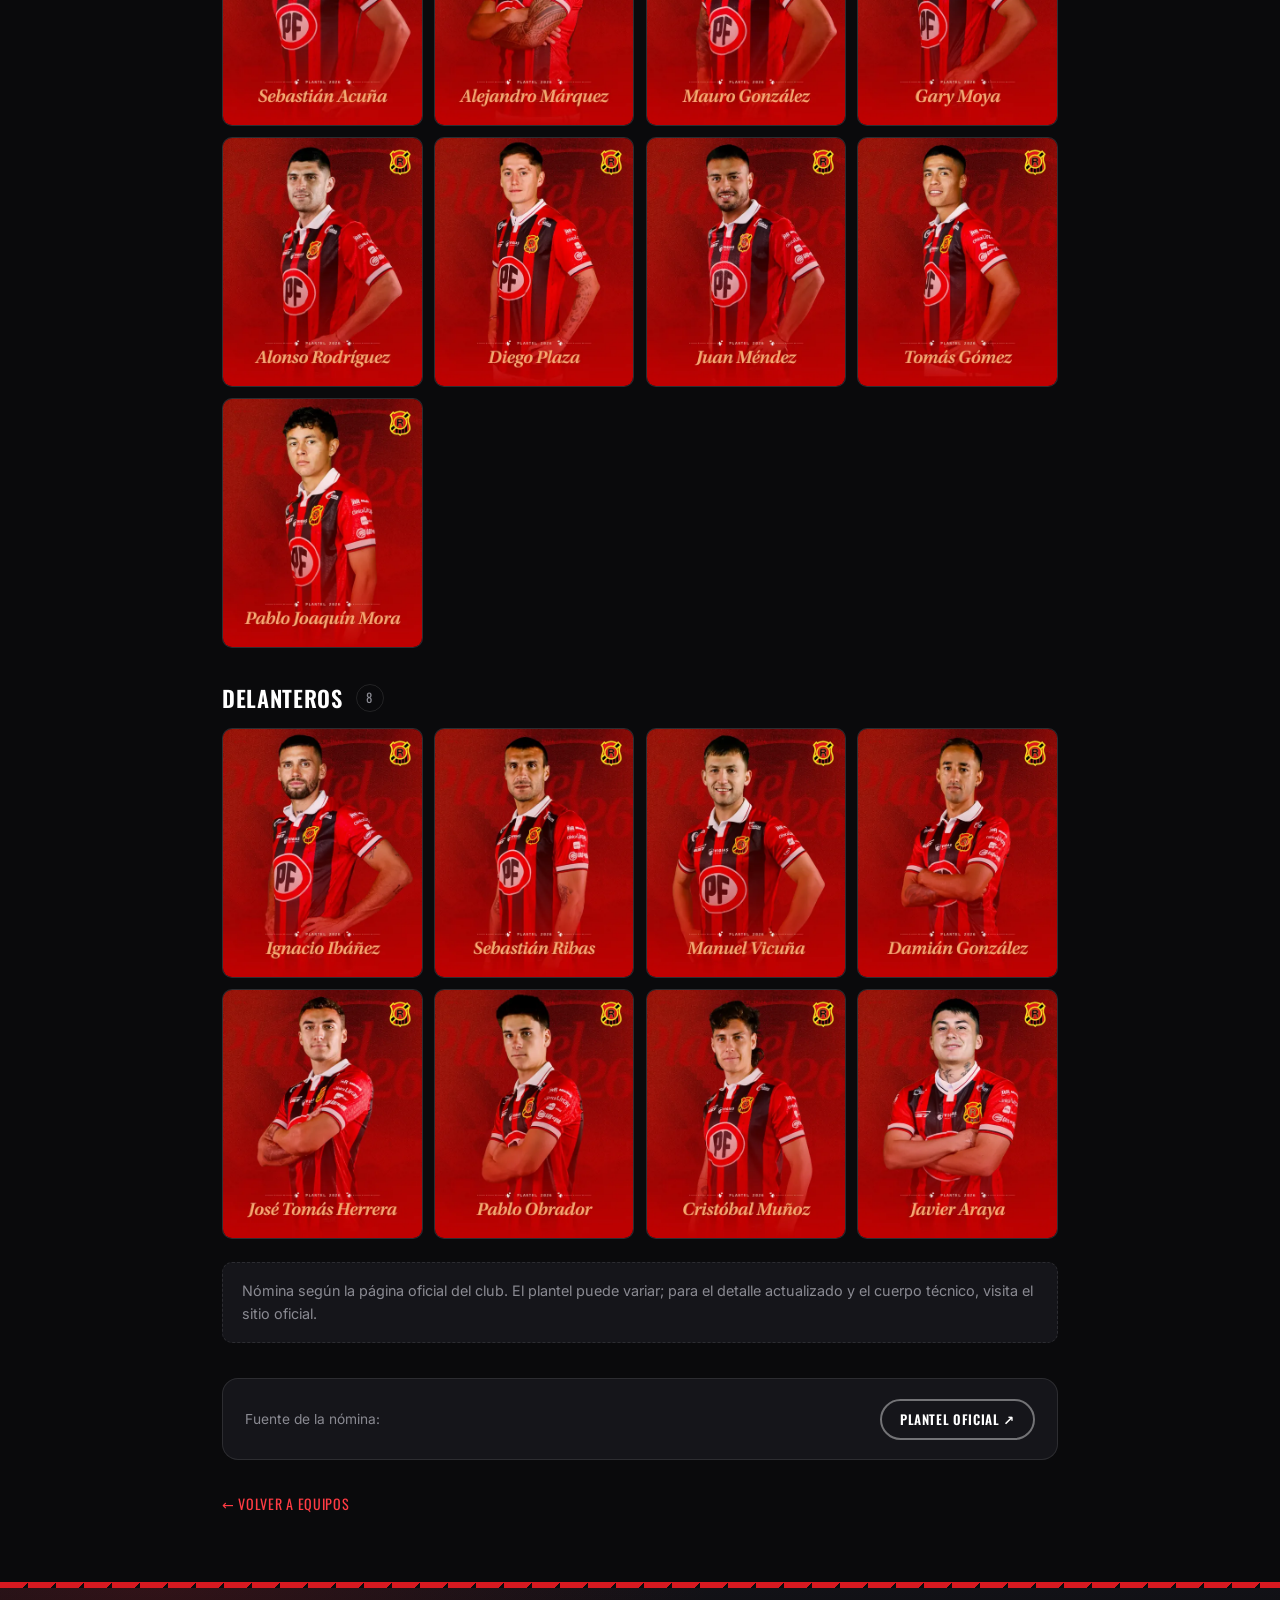
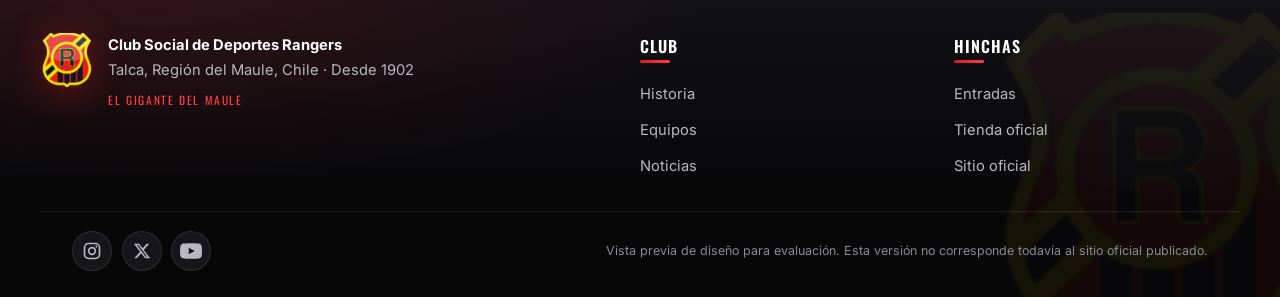
<file: rediseno/equipos/primer-equipo.html>
<!DOCTYPE html>
<html lang="es" class="no-js">
<head>
<meta charset="UTF-8">
<meta name="robots" content="noindex, nofollow, noarchive">
<meta name="viewport" content="width=device-width, initial-scale=1">
<title>Primer equipo — Plantel · Rangers de Talca</title>
<meta name="description" content="Plantel del primer equipo de Rangers de Talca: arqueros, defensas, volantes y delanteros del Gigante del Maule.">
<meta name="theme-color" content="#0B0B0D">

<script>document.documentElement.classList.remove('no-js');document.documentElement.classList.add('js');</script>

<link rel="icon" type="image/png" href="../assets/img/escudo.png">
<link rel="preconnect" href="https://fonts.googleapis.com">
<link rel="preconnect" href="https://fonts.gstatic.com" crossorigin>
<link rel="stylesheet" href="https://fonts.googleapis.com/css2?family=Oswald:wght@400;500;600;700&family=Inter:wght@400;500;600;700&display=swap">
<link rel="stylesheet" href="../css/main.css">
</head>
<body>
<a class="skip-link" href="#contenido">Saltar al contenido</a>
<div class="scroll-progress" id="progress" aria-hidden="true"></div>

<!-- HEADER -->
<header class="site-header" id="siteHeader">
  <div class="wrap header-inner">
    <a class="brand" href="../index.html" aria-label="Rangers de Talca — inicio">
      <img src="../assets/img/escudo.png" width="46" height="46" alt="Escudo de Rangers de Talca">
      <span class="brand-text"><strong>Rangers</strong><small>de Talca · 1902</small></span>
    </a>
    <nav class="main-nav" aria-label="Navegación principal">
      <ul>
        <li><a href="../index.html#noticias">Noticias</a></li>
        <li><a href="primer-equipo.html">Equipos</a></li>
        <li><a href="../historia.html">Historia</a></li>
        <li><a href="https://www.youtube.com/@RangersdeTalcaOficial" target="_blank" rel="noopener noreferrer">Rangers TV <span aria-hidden="true">↗</span></a></li>
        <li><a class="nav-ext" href="https://rangersstore.cl/" target="_blank" rel="noopener noreferrer">Tienda <span aria-hidden="true">↗</span></a></li>
      </ul>
    </nav>
    <div class="header-cta">
      <a class="btn btn-primary btn-sm" href="https://serviticket.cl/" target="_blank" rel="noopener noreferrer">Entradas</a>
      <button class="nav-toggle" id="navToggle" aria-expanded="false" aria-controls="mobileMenu" aria-label="Abrir menú">
        <span class="nav-toggle-bars" aria-hidden="true"><span></span><span></span><span></span></span>
      </button>
    </div>
  </div>
  <!-- Minimenú de accesos -->
  <nav class="mini-menu" aria-label="Accesos del club">
    <div class="mini-menu-inner">
      <a class="mm-link" href="../index.html#nextMatch"><svg viewBox="0 0 24 24" fill="none" stroke="currentColor" stroke-width="1.7" aria-hidden="true"><circle cx="12" cy="12" r="9"/><path d="M12 7l4.3 3.1-1.6 5.1H9.3L7.7 10.1z"/></svg><span>Próximo partido</span></a>
      <a class="mm-link" href="../calendario.html"><svg viewBox="0 0 24 24" fill="none" stroke="currentColor" stroke-width="1.7" aria-hidden="true"><rect x="3" y="4.5" width="18" height="16" rx="2"/><path d="M3 9h18M8 2.5v4M16 2.5v4"/></svg><span>Calendario</span></a>
      <a class="mm-link" href="../tabla.html"><svg viewBox="0 0 24 24" fill="none" stroke="currentColor" stroke-width="1.7" aria-hidden="true"><rect x="3" y="4.5" width="18" height="15" rx="2"/><path d="M3 9.5h18M9 9.5v10"/></svg><span>Tabla</span></a>
      <a class="mm-link" href="primer-equipo.html"><svg viewBox="0 0 24 24" fill="none" stroke="currentColor" stroke-width="1.7" aria-hidden="true"><circle cx="9" cy="8" r="3.2"/><path d="M3.5 20c0-3.2 2.7-5.2 5.5-5.2s5.5 2 5.5 5.2"/><path d="M16.5 7.3a2.6 2.6 0 0 1 0 5.2M17 14.9c2.2.3 4 2 4 4.6"/></svg><span>Plantel</span></a>
      <a class="mm-link mm-link--ticket" href="https://serviticket.cl/" target="_blank" rel="noopener noreferrer"><svg viewBox="0 0 24 24" fill="none" stroke="currentColor" stroke-width="1.7" aria-hidden="true"><path d="M3 9a2 2 0 0 1 2-2h14a2 2 0 0 1 2 2 2 2 0 0 0 0 4 2 2 0 0 1-2 2H5a2 2 0 0 1-2-2 2 2 0 0 0 0-4z"/><path d="M10 7.5v9" stroke-dasharray="2 2.5"/></svg><span>Entradas</span></a>
      <a class="mm-link mm-link--shop" href="https://rangersstore.cl/" target="_blank" rel="noopener noreferrer"><svg viewBox="0 0 24 24" fill="none" stroke="currentColor" stroke-width="1.7" aria-hidden="true"><path d="M5.5 8h13l-1 11.5a1.5 1.5 0 0 1-1.5 1.4H8a1.5 1.5 0 0 1-1.5-1.4z"/><path d="M8.8 8V7a3.2 3.2 0 0 1 6.4 0v1"/></svg><span>Tienda</span></a>
    </div>
  </nav>
</header>

<!-- MENÚ MÓVIL -->
<div class="mobile-menu" id="mobileMenu" hidden>
  <div class="mobile-menu-panel" role="dialog" aria-modal="true" aria-label="Menú">
    <button class="mobile-close" id="navClose" aria-label="Cerrar menú">×</button>
    <a class="mm-brand" href="../index.html"><img src="../assets/img/escudo.png" width="40" height="40" alt="" loading="lazy"> <span>Rangers de Talca</span></a>
    <nav aria-label="Navegación móvil">
      <p class="mm-group">Competencia</p>
      <ul>
        <li style="--i:1"><a href="../index.html#nextMatch">Próximo partido</a></li>
        <li style="--i:2"><a href="../calendario.html">Calendario</a></li>
        <li style="--i:3"><a href="../tabla.html">Tabla</a></li>
      </ul>
      <p class="mm-group">Club y servicios</p>
      <ul>
        <li style="--i:4"><a href="primer-equipo.html">Plantel</a></li>
        <li style="--i:5"><a href="https://serviticket.cl/" target="_blank" rel="noopener noreferrer">Entradas ↗</a></li>
        <li style="--i:6"><a href="https://rangersstore.cl/" target="_blank" rel="noopener noreferrer">Tienda ↗</a></li>
      </ul>
      <p class="mm-group">Más</p>
      <ul>
        <li style="--i:7"><a href="../index.html#noticias">Noticias</a></li>
        <li style="--i:8"><a href="../historia.html">Historia</a></li>
        <li style="--i:9"><a href="https://www.youtube.com/@RangersdeTalcaOficial" target="_blank" rel="noopener noreferrer">Rangers TV ↗</a></li>
      </ul>
    </nav>
    <a class="btn btn-primary btn-block" href="https://serviticket.cl/" target="_blank" rel="noopener noreferrer">Comprar entradas</a>
  </div>
</div>

<main id="contenido">
  <article class="article">
    <div class="wrap wrap--narrow">
      <nav class="breadcrumb" aria-label="Ruta">
        <a href="../index.html">Inicio</a> <span aria-hidden="true">/</span>
        <a href="../index.html#equipos">Equipos</a> <span aria-hidden="true">/</span>
        Primer equipo
      </nav>

      <header class="article-head reveal">
        <span class="article-tag">Plantel</span>
        <h1 class="article-title">Primer equipo</h1>
        <p class="article-meta">El plantel profesional rojinegro <span class="dot" aria-hidden="true">◆</span> El Gigante del Maule</p>
        <p class="article-lead">El plantel profesional de Rangers de Talca, ordenado por posición. Los nombres corresponden a la nómina publicada por el club.</p>
      </header>

      <!-- Sub-nav equipos -->
      <nav class="team-switch reveal" aria-label="Cambiar de equipo">
        <a class="is-current" href="primer-equipo.html">Primer equipo</a>
        <a href="futbol-femenino.html">Serie Juvenil Femenina</a>
        <a href="futbol-formativo.html">Fútbol formativo</a>
        <a href="../calendario.html">Calendario</a>
      </nav>

      <div>
        <section class="squad-group">
          <div class="squad-head"><h2>Arqueros</h2><span class="count">2</span></div>
          <div class="squad-grid">
            <div class="player"><img class="player-photo" src="../assets/img/jugadores/Jose-Luis-Gamonal.webp" alt="José Luis Gamonal" loading="lazy"><div class="player-info"><span class="pos">POR</span><span class="pname">José Luis Gamonal</span></div></div>
            <div class="player"><img class="player-photo" src="../assets/img/jugadores/Cristian-Campestrini-1.webp" alt="Cristian Campestrini" loading="lazy"><div class="player-info"><span class="pos">POR</span><span class="pname">Cristian Campestrini</span></div></div>
          </div>
        </section>

        <section class="squad-group">
          <div class="squad-head"><h2>Defensas</h2><span class="count">7</span></div>
          <div class="squad-grid">
            <div class="player"><img class="player-photo" src="../assets/img/jugadores/Agustin-Mora.webp" alt="Agustín Mora" loading="lazy"><div class="player-info"><span class="pos">DEF</span><span class="pname">Agustín Mora</span></div></div>
            <div class="player"><img class="player-photo" src="../assets/img/jugadores/Carlos-Labrin.webp" alt="Carlos Labrín" loading="lazy"><div class="player-info"><span class="pos">DEF</span><span class="pname">Carlos Labrín</span></div></div>
            <div class="player"><img class="player-photo" src="../assets/img/jugadores/Jose-Navarrete.webp" alt="José Navarrete" loading="lazy"><div class="player-info"><span class="pos">DEF</span><span class="pname">José Navarrete</span></div></div>
            <div class="player"><img class="player-photo" src="../assets/img/jugadores/Kevin-Vasquez.webp" alt="Kevin Vásquez" loading="lazy"><div class="player-info"><span class="pos">DEF</span><span class="pname">Kevin Vásquez</span></div></div>
            <div class="player"><img class="player-photo" src="../assets/img/jugadores/Matias-Cortes.webp" alt="Matías Cortés" loading="lazy"><div class="player-info"><span class="pos">DEF</span><span class="pname">Matías Cortés</span></div></div>
            <div class="player"><img class="player-photo" src="../assets/img/jugadores/Sebastian-Silva.webp" alt="Sebastián Silva" loading="lazy"><div class="player-info"><span class="pos">DEF</span><span class="pname">Sebastián Silva</span></div></div>
            <div class="player"><img class="player-photo" src="../assets/img/jugadores/Claudio-Servetti.webp" alt="Claudio Servetti" loading="lazy"><div class="player-info"><span class="pos">DEF</span><span class="pname">Claudio Servetti</span></div></div>
          </div>
        </section>

        <section class="squad-group">
          <div class="squad-head"><h2>Volantes</h2><span class="count">9</span></div>
          <div class="squad-grid">
            <div class="player"><img class="player-photo" src="../assets/img/jugadores/Sebastian-Acuna.webp" alt="Sebastián Acuña" loading="lazy"><div class="player-info"><span class="pos">VOL</span><span class="pname">Sebastián Acuña</span></div></div>
            <div class="player"><img class="player-photo" src="../assets/img/jugadores/Alejandro-Marquez.webp" alt="Alejandro Márquez" loading="lazy"><div class="player-info"><span class="pos">VOL</span><span class="pname">Alejandro Márquez</span></div></div>
            <div class="player"><img class="player-photo" src="../assets/img/jugadores/Mauro-Gonzalez.webp" alt="Mauro González" loading="lazy"><div class="player-info"><span class="pos">VOL</span><span class="pname">Mauro González</span></div></div>
            <div class="player"><img class="player-photo" src="../assets/img/jugadores/Gary-Moya.webp" alt="Gary Moya" loading="lazy"><div class="player-info"><span class="pos">VOL</span><span class="pname">Gary Moya</span></div></div>
            <div class="player"><img class="player-photo" src="../assets/img/jugadores/Alonso-Rodriguez.webp" alt="Alonso Rodríguez" loading="lazy"><div class="player-info"><span class="pos">VOL</span><span class="pname">Alonso Rodríguez</span></div></div>
            <div class="player"><img class="player-photo" src="../assets/img/jugadores/Diego-Plaza.webp" alt="Diego Plaza" loading="lazy"><div class="player-info"><span class="pos">VOL</span><span class="pname">Diego Plaza</span></div></div>
            <div class="player"><img class="player-photo" src="../assets/img/jugadores/Juan-Mendez.webp" alt="Juan Méndez" loading="lazy"><div class="player-info"><span class="pos">VOL</span><span class="pname">Juan Méndez</span></div></div>
            <div class="player"><img class="player-photo" src="../assets/img/jugadores/Tomas-Gomez.webp" alt="Tomás Gómez" loading="lazy"><div class="player-info"><span class="pos">VOL</span><span class="pname">Tomás Gómez</span></div></div>
            <div class="player"><img class="player-photo" src="../assets/img/jugadores/Pablo-Joaquin-Mora.webp" alt="Pablo Joaquín Mora" loading="lazy"><div class="player-info"><span class="pos">VOL</span><span class="pname">Pablo Joaquín Mora</span></div></div>
          </div>
        </section>

        <section class="squad-group">
          <div class="squad-head"><h2>Delanteros</h2><span class="count">8</span></div>
          <div class="squad-grid">
            <div class="player"><img class="player-photo" src="../assets/img/jugadores/Ignacio-Ibanez.webp" alt="Ignacio Ibáñez" loading="lazy"><div class="player-info"><span class="pos">DEL</span><span class="pname">Ignacio Ibáñez</span></div></div>
            <div class="player"><img class="player-photo" src="../assets/img/jugadores/Sebastian-Ribas.webp" alt="Sebastián Ribas" loading="lazy"><div class="player-info"><span class="pos">DEL</span><span class="pname">Sebastián Ribas</span></div></div>
            <div class="player"><img class="player-photo" src="../assets/img/jugadores/Manuel-Vicuna.webp" alt="Manuel Vicuña" loading="lazy"><div class="player-info"><span class="pos">DEL</span><span class="pname">Manuel Vicuña</span></div></div>
            <div class="player"><img class="player-photo" src="../assets/img/jugadores/Damian-Gonzalez.webp" alt="Damián González" loading="lazy"><div class="player-info"><span class="pos">DEL</span><span class="pname">Damián González</span></div></div>
            <div class="player"><img class="player-photo" src="../assets/img/jugadores/Jose-Tomas-Herrera.webp" alt="José Tomás Herrera" loading="lazy"><div class="player-info"><span class="pos">DEL</span><span class="pname">José Tomás Herrera</span></div></div>
            <div class="player"><img class="player-photo" src="../assets/img/jugadores/Pablo-Obrador.webp" alt="Pablo Obrador" loading="lazy"><div class="player-info"><span class="pos">DEL</span><span class="pname">Pablo Obrador</span></div></div>
            <div class="player"><img class="player-photo" src="../assets/img/jugadores/Cristobal-Munoz.webp" alt="Cristóbal Muñoz" loading="lazy"><div class="player-info"><span class="pos">DEL</span><span class="pname">Cristóbal Muñoz</span></div></div>
            <div class="player"><img class="player-photo" src="../assets/img/jugadores/Javier-Araya.webp" alt="Javier Araya" loading="lazy"><div class="player-info"><span class="pos">DEL</span><span class="pname">Javier Araya</span></div></div>
          </div>
        </section>

        <p class="squad-note">Nómina según la página oficial del club. El plantel puede variar; para el detalle actualizado y el cuerpo técnico, visita el sitio oficial.</p>

        <div class="article-source">
          <p>Fuente de la nómina:</p>
          <a class="btn btn-outline btn-sm" href="https://www.rangersdetalca.com/portal/equipos" target="_blank" rel="noopener noreferrer">Plantel oficial ↗</a>
        </div>

        <a class="article-back" href="../index.html#equipos">← Volver a equipos</a>
      </div>
    </div>
  </article>
</main>

<!-- FOOTER -->
<footer class="site-footer">
  <div class="wrap footer-grid">
    <div class="footer-brand">
      <img src="../assets/img/escudo.png" width="54" height="54" alt="Escudo de Rangers de Talca" loading="lazy">
      <p><strong>Club Social de Deportes Rangers</strong><br>Talca, Región del Maule, Chile · Desde 1902<br><span class="foot-tag">El Gigante del Maule</span></p>
    </div>
    <nav class="footer-nav" aria-label="Enlaces del club">
      <h3>Club</h3>
      <ul>
        <li><a href="../historia.html">Historia</a></li>
        <li><a href="primer-equipo.html">Equipos</a></li>
        <li><a href="../index.html#noticias">Noticias</a></li>
      </ul>
    </nav>
    <nav class="footer-nav" aria-label="Enlaces de hinchas">
      <h3>Hinchas</h3>
      <ul>
        <li><a href="https://serviticket.cl/" target="_blank" rel="noopener noreferrer">Entradas</a></li>
        <li><a href="https://rangersstore.cl/" target="_blank" rel="noopener noreferrer">Tienda oficial</a></li>
        <li><a href="https://www.rangersdetalca.com/portal/" target="_blank" rel="noopener noreferrer">Sitio oficial</a></li>
      </ul>
    </nav>
  </div>
  <div class="wrap footer-base">
    <div class="footer-social" aria-label="Redes sociales de Rangers de Talca">
      <a href="https://www.instagram.com/rangersdetalca.cl/?hl=es-la" target="_blank" rel="noopener noreferrer" aria-label="Instagram"><svg viewBox="0 0 24 24" width="20" height="20" fill="none" stroke="currentColor" stroke-width="2" aria-hidden="true"><rect x="3" y="3" width="18" height="18" rx="5"/><circle cx="12" cy="12" r="4"/><circle cx="17.3" cy="6.7" r="1.3" fill="currentColor" stroke="none"/></svg></a>
      <a href="https://x.com/Rangersdetalca_" target="_blank" rel="noopener noreferrer" aria-label="X (Twitter)"><svg viewBox="0 0 24 24" width="18" height="18" fill="currentColor" aria-hidden="true"><path d="M18.244 2.25h3.308l-7.227 8.26 8.502 11.24h-6.657l-5.214-6.817L4.99 21.75H1.68l7.73-8.835L1.254 2.25H8.08l4.713 6.231zm-1.161 17.52h1.833L7.084 4.126H5.117z"/></svg></a>
      <a href="https://www.youtube.com/@RangersdeTalcaOficial" target="_blank" rel="noopener noreferrer" aria-label="YouTube"><svg viewBox="0 0 24 24" width="22" height="22" fill="currentColor" aria-hidden="true"><path d="M23.5 6.2a3 3 0 0 0-2.1-2.1C19.6 3.5 12 3.5 12 3.5s-7.6 0-9.4.6A3 3 0 0 0 .5 6.2 31 31 0 0 0 0 12a31 31 0 0 0 .5 5.8 3 3 0 0 0 2.1 2.1c1.8.6 9.4.6 9.4.6s7.6 0 9.4-.6a3 3 0 0 0 2.1-2.1A31 31 0 0 0 24 12a31 31 0 0 0-.5-5.8zM9.5 15.5v-7l6.5 3.5z"/></svg></a>
    </div>
    <p>Vista previa de diseño para evaluación. Esta versión no corresponde todavía al sitio oficial publicado.</p>
  </div>
</footer>

<button class="to-top" id="toTop" aria-label="Volver arriba" hidden>↑</button>
<script src="../js/main.js" defer></script>
</body>
</html>
</file>
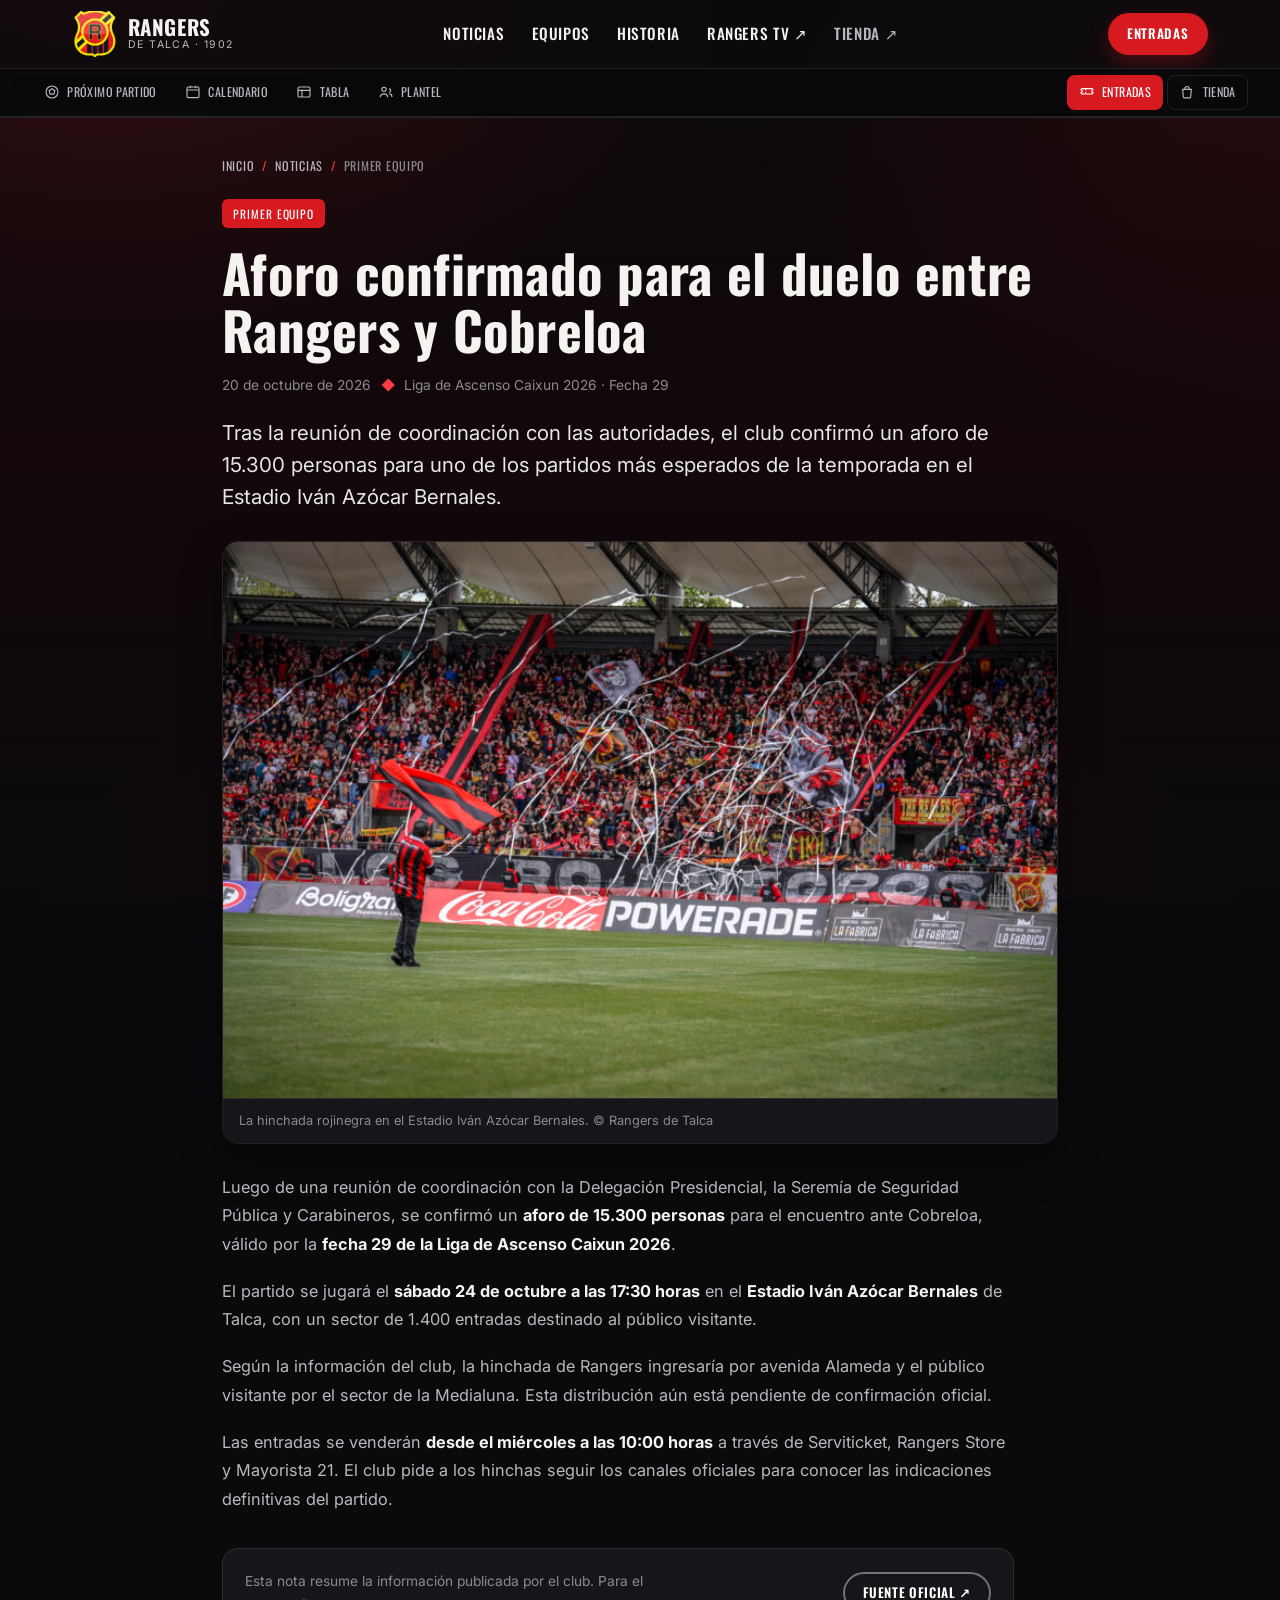
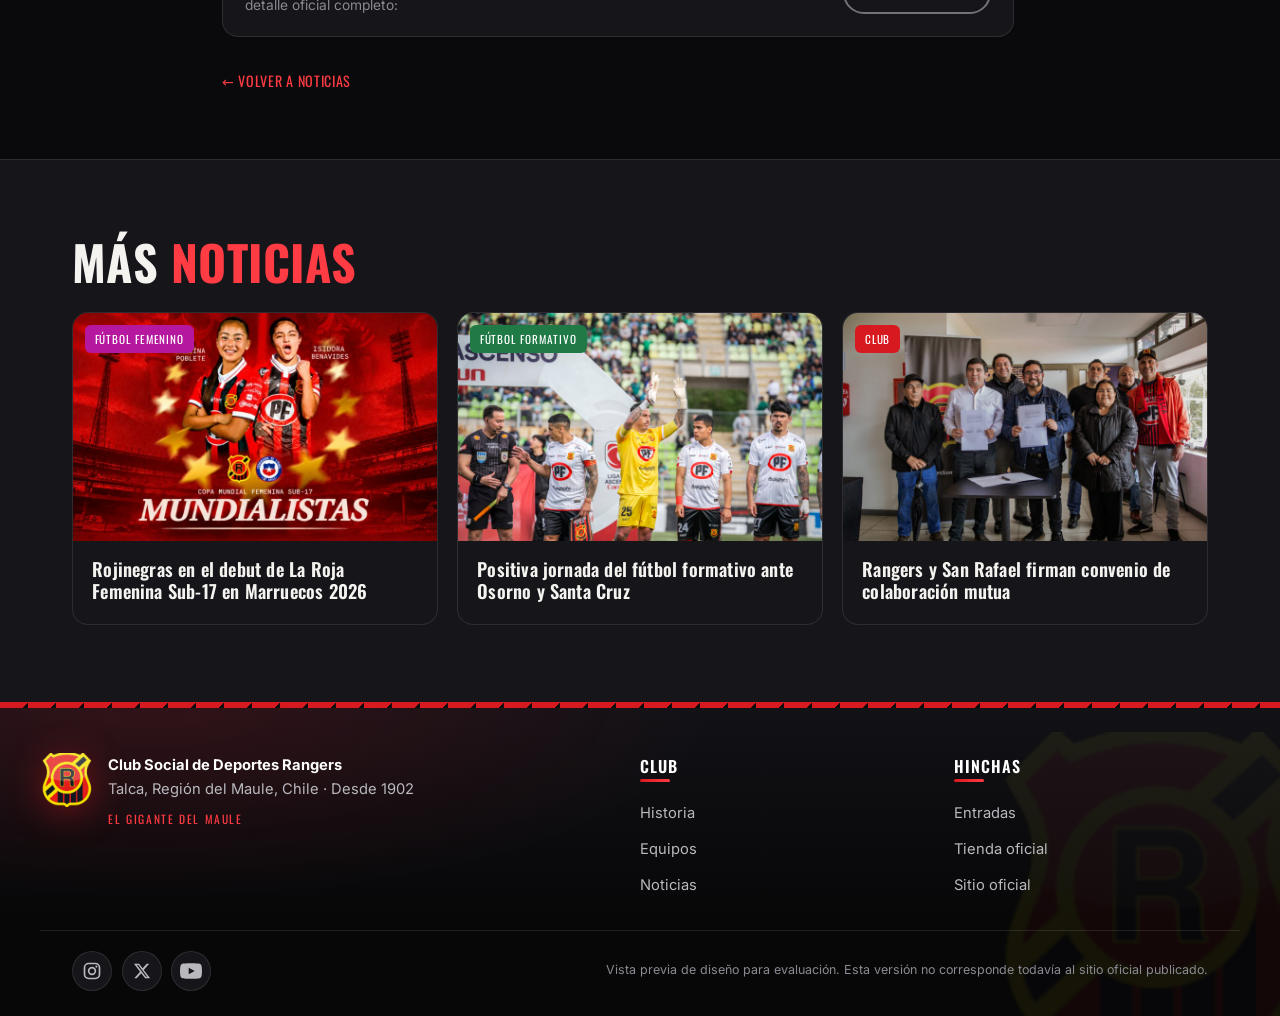
<file: rediseno/noticias/aforo-cobreloa.html>
<!DOCTYPE html>
<html lang="es" class="no-js">
<head>
<meta charset="UTF-8">
<meta name="robots" content="noindex, nofollow, noarchive">
<meta name="viewport" content="width=device-width, initial-scale=1">
<title>Aforo confirmado para el duelo entre Rangers y Cobreloa — Rangers de Talca</title>
<meta name="description" content="Se confirmó un aforo de 15.300 personas para el partido entre Rangers y Cobreloa por la fecha 29 de la Liga de Ascenso Caixun 2026 en el Estadio Iván Azócar Bernales.">
<meta name="theme-color" content="#0B0B0D">

<script>document.documentElement.classList.remove('no-js');document.documentElement.classList.add('js');</script>

<link rel="icon" type="image/png" href="../assets/img/escudo.png">
<link rel="preconnect" href="https://fonts.googleapis.com">
<link rel="preconnect" href="https://fonts.gstatic.com" crossorigin>
<link rel="stylesheet" href="https://fonts.googleapis.com/css2?family=Oswald:wght@400;500;600;700&family=Inter:wght@400;500;600;700&display=swap">
<link rel="stylesheet" href="../css/main.css">
</head>
<body>
<a class="skip-link" href="#contenido">Saltar al contenido</a>
<div class="scroll-progress" id="progress" aria-hidden="true"></div>

<!-- HEADER -->
<header class="site-header" id="siteHeader">
  <div class="wrap header-inner">
    <a class="brand" href="../index.html" aria-label="Rangers de Talca — inicio">
      <img src="../assets/img/escudo.png" width="46" height="46" alt="Escudo de Rangers de Talca">
      <span class="brand-text"><strong>Rangers</strong><small>de Talca · 1902</small></span>
    </a>
    <nav class="main-nav" aria-label="Navegación principal">
      <ul>
        <li><a href="../index.html#noticias">Noticias</a></li>
        <li><a href="../index.html#equipos">Equipos</a></li>
        <li><a href="../index.html#historia">Historia</a></li>
        <li><a href="https://www.youtube.com/@RangersdeTalcaOficial" target="_blank" rel="noopener noreferrer">Rangers TV <span aria-hidden="true">↗</span></a></li>
        <li><a class="nav-ext" href="https://rangersstore.cl/" target="_blank" rel="noopener noreferrer">Tienda <span aria-hidden="true">↗</span></a></li>
      </ul>
    </nav>
    <div class="header-cta">
      <a class="btn btn-primary btn-sm" href="https://serviticket.cl/" target="_blank" rel="noopener noreferrer">Entradas</a>
      <button class="nav-toggle" id="navToggle" aria-expanded="false" aria-controls="mobileMenu" aria-label="Abrir menú">
        <span class="nav-toggle-bars" aria-hidden="true"><span></span><span></span><span></span></span>
      </button>
    </div>
  </div>
  <!-- Minimenú de accesos -->
  <nav class="mini-menu" aria-label="Accesos del club">
    <div class="mini-menu-inner">
      <a class="mm-link" href="../index.html#nextMatch"><svg viewBox="0 0 24 24" fill="none" stroke="currentColor" stroke-width="1.7" aria-hidden="true"><circle cx="12" cy="12" r="9"/><path d="M12 7l4.3 3.1-1.6 5.1H9.3L7.7 10.1z"/></svg><span>Próximo partido</span></a>
      <a class="mm-link" href="../calendario.html"><svg viewBox="0 0 24 24" fill="none" stroke="currentColor" stroke-width="1.7" aria-hidden="true"><rect x="3" y="4.5" width="18" height="16" rx="2"/><path d="M3 9h18M8 2.5v4M16 2.5v4"/></svg><span>Calendario</span></a>
      <a class="mm-link" href="../tabla.html"><svg viewBox="0 0 24 24" fill="none" stroke="currentColor" stroke-width="1.7" aria-hidden="true"><rect x="3" y="4.5" width="18" height="15" rx="2"/><path d="M3 9.5h18M9 9.5v10"/></svg><span>Tabla</span></a>
      <a class="mm-link" href="../equipos/primer-equipo.html"><svg viewBox="0 0 24 24" fill="none" stroke="currentColor" stroke-width="1.7" aria-hidden="true"><circle cx="9" cy="8" r="3.2"/><path d="M3.5 20c0-3.2 2.7-5.2 5.5-5.2s5.5 2 5.5 5.2"/><path d="M16.5 7.3a2.6 2.6 0 0 1 0 5.2M17 14.9c2.2.3 4 2 4 4.6"/></svg><span>Plantel</span></a>
      <a class="mm-link mm-link--ticket" href="https://serviticket.cl/" target="_blank" rel="noopener noreferrer"><svg viewBox="0 0 24 24" fill="none" stroke="currentColor" stroke-width="1.7" aria-hidden="true"><path d="M3 9a2 2 0 0 1 2-2h14a2 2 0 0 1 2 2 2 2 0 0 0 0 4 2 2 0 0 1-2 2H5a2 2 0 0 1-2-2 2 2 0 0 0 0-4z"/><path d="M10 7.5v9" stroke-dasharray="2 2.5"/></svg><span>Entradas</span></a>
      <a class="mm-link mm-link--shop" href="https://rangersstore.cl/" target="_blank" rel="noopener noreferrer"><svg viewBox="0 0 24 24" fill="none" stroke="currentColor" stroke-width="1.7" aria-hidden="true"><path d="M5.5 8h13l-1 11.5a1.5 1.5 0 0 1-1.5 1.4H8a1.5 1.5 0 0 1-1.5-1.4z"/><path d="M8.8 8V7a3.2 3.2 0 0 1 6.4 0v1"/></svg><span>Tienda</span></a>
    </div>
  </nav>
</header>

<!-- MENÚ MÓVIL -->
<div class="mobile-menu" id="mobileMenu" hidden>
  <div class="mobile-menu-panel" role="dialog" aria-modal="true" aria-label="Menú">
    <button class="mobile-close" id="navClose" aria-label="Cerrar menú">×</button>
    <a class="mm-brand" href="../index.html"><img src="../assets/img/escudo.png" width="40" height="40" alt="" loading="lazy"> <span>Rangers de Talca</span></a>
    <nav aria-label="Navegación móvil">
      <p class="mm-group">Competencia</p>
      <ul>
        <li style="--i:1"><a href="../index.html#nextMatch">Próximo partido</a></li>
        <li style="--i:2"><a href="../calendario.html">Calendario</a></li>
        <li style="--i:3"><a href="../tabla.html">Tabla</a></li>
      </ul>
      <p class="mm-group">Club y servicios</p>
      <ul>
        <li style="--i:4"><a href="../equipos/primer-equipo.html">Plantel</a></li>
        <li style="--i:5"><a href="https://serviticket.cl/" target="_blank" rel="noopener noreferrer">Entradas ↗</a></li>
        <li style="--i:6"><a href="https://rangersstore.cl/" target="_blank" rel="noopener noreferrer">Tienda ↗</a></li>
      </ul>
      <p class="mm-group">Más</p>
      <ul>
        <li style="--i:7"><a href="../index.html#noticias">Noticias</a></li>
        <li style="--i:8"><a href="../historia.html">Historia</a></li>
        <li style="--i:9"><a href="https://www.youtube.com/@RangersdeTalcaOficial" target="_blank" rel="noopener noreferrer">Rangers TV ↗</a></li>
      </ul>
    </nav>
    <a class="btn btn-primary btn-block" href="https://serviticket.cl/" target="_blank" rel="noopener noreferrer">Comprar entradas</a>
  </div>
</div>

<main id="contenido">
  <article class="article">
    <div class="wrap wrap--narrow">
      <nav class="breadcrumb" aria-label="Ruta">
        <a href="../index.html">Inicio</a> <span aria-hidden="true">/</span>
        <a href="../index.html#noticias">Noticias</a> <span aria-hidden="true">/</span>
        Primer equipo
      </nav>

      <header class="article-head reveal">
        <span class="article-tag">Primer equipo</span>
        <h1 class="article-title">Aforo confirmado para el duelo entre Rangers y Cobreloa</h1>
        <p class="article-meta"><time datetime="2026-10-20">20 de octubre de 2026</time> <span class="dot" aria-hidden="true">◆</span> Liga de Ascenso Caixun 2026 · Fecha 29</p>
        <p class="article-lead">Tras la reunión de coordinación con las autoridades, el club confirmó un aforo de 15.300 personas para uno de los partidos más esperados de la temporada en el Estadio Iván Azócar Bernales.</p>
      </header>

      <figure class="article-figure reveal">
        <img src="../assets/img/news-aforo.jpg" width="768" height="512" alt="Hinchada rojinegra en el Estadio Iván Azócar Bernales">
        <figcaption>La hinchada rojinegra en el Estadio Iván Azócar Bernales. © Rangers de Talca</figcaption>
      </figure>

      <div class="article-body reveal">
        <p>Luego de una reunión de coordinación con la Delegación Presidencial, la Seremía de Seguridad Pública y Carabineros, se confirmó un <strong>aforo de 15.300 personas</strong> para el encuentro ante Cobreloa, válido por la <strong>fecha 29 de la Liga de Ascenso Caixun 2026</strong>.</p>
        <p>El partido se jugará el <strong>sábado 24 de octubre a las 17:30 horas</strong> en el <strong>Estadio Iván Azócar Bernales</strong> de Talca, con un sector de 1.400 entradas destinado al público visitante.</p>
        <p>Según la información del club, la hinchada de Rangers ingresaría por avenida Alameda y el público visitante por el sector de la Medialuna. Esta distribución aún está pendiente de confirmación oficial.</p>
        <p>Las entradas se venderán <strong>desde el miércoles a las 10:00 horas</strong> a través de Serviticket, Rangers Store y Mayorista 21. El club pide a los hinchas seguir los canales oficiales para conocer las indicaciones definitivas del partido.</p>

        <div class="article-source">
          <p>Esta nota resume la información publicada por el club. Para el detalle oficial completo:</p>
          <a class="btn btn-outline btn-sm" href="https://www.rangersdetalca.com/portal/aforo-confirmado-para-el-duelo-entre-rangers-y-cobreloa" target="_blank" rel="noopener noreferrer">Fuente oficial ↗</a>
        </div>

        <a class="article-back" href="../index.html#noticias">← Volver a noticias</a>
      </div>
    </div>
  </article>

  <!-- RELACIONADAS -->
  <section class="section related" aria-labelledby="rel-title">
    <div class="wrap">
      <h2 id="rel-title" class="section-title reveal">Más <span class="accent">noticias</span></h2>
      <div class="related-grid">
        <article class="news-card reveal">
          <a class="news-media" href="roja-femenina-sub17.html">
            <img src="../assets/img/news-femenino.webp" width="768" height="960" alt="Jugadoras rojinegras mundialistas" loading="lazy">
            <span class="news-tag news-tag--fem">Fútbol femenino</span>
          </a>
          <div class="news-body"><h3><a href="roja-femenina-sub17.html">Rojinegras en el debut de La Roja Femenina Sub-17 en Marruecos 2026</a></h3></div>
        </article>
        <article class="news-card reveal" style="--d:.1s">
          <a class="news-media" href="futbol-formativo.html">
            <img src="../assets/img/news-formativo.jpg" width="768" height="512" alt="Fútbol formativo de Rangers" loading="lazy">
            <span class="news-tag news-tag--for">Fútbol formativo</span>
          </a>
          <div class="news-body"><h3><a href="futbol-formativo.html">Positiva jornada del fútbol formativo ante Osorno y Santa Cruz</a></h3></div>
        </article>
        <article class="news-card reveal" style="--d:.2s">
          <a class="news-media" href="convenio-san-rafael.html">
            <img src="../assets/img/news-convenio.jpg" width="768" height="512" alt="Firma de convenio de Rangers con San Rafael" loading="lazy">
            <span class="news-tag">Club</span>
          </a>
          <div class="news-body"><h3><a href="convenio-san-rafael.html">Rangers y San Rafael firman convenio de colaboración mutua</a></h3></div>
        </article>
      </div>
    </div>
  </section>
</main>

<!-- FOOTER -->
<footer class="site-footer">
  <div class="wrap footer-grid">
    <div class="footer-brand">
      <img src="../assets/img/escudo.png" width="54" height="54" alt="Escudo de Rangers de Talca" loading="lazy">
      <p><strong>Club Social de Deportes Rangers</strong><br>Talca, Región del Maule, Chile · Desde 1902<br><span class="foot-tag">El Gigante del Maule</span></p>
    </div>
    <nav class="footer-nav" aria-label="Enlaces del club">
      <h3>Club</h3>
      <ul>
        <li><a href="../historia.html">Historia</a></li>
        <li><a href="../equipos/primer-equipo.html">Equipos</a></li>
        <li><a href="../index.html#noticias">Noticias</a></li>
      </ul>
    </nav>
    <nav class="footer-nav" aria-label="Enlaces de hinchas">
      <h3>Hinchas</h3>
      <ul>
        <li><a href="https://serviticket.cl/" target="_blank" rel="noopener noreferrer">Entradas</a></li>
        <li><a href="https://rangersstore.cl/" target="_blank" rel="noopener noreferrer">Tienda oficial</a></li>
        <li><a href="https://www.rangersdetalca.com/portal/" target="_blank" rel="noopener noreferrer">Sitio oficial</a></li>
      </ul>
    </nav>
  </div>
  <div class="wrap footer-base">
    <div class="footer-social" aria-label="Redes sociales de Rangers de Talca">
      <a href="https://www.instagram.com/rangersdetalca.cl/?hl=es-la" target="_blank" rel="noopener noreferrer" aria-label="Instagram"><svg viewBox="0 0 24 24" width="20" height="20" fill="none" stroke="currentColor" stroke-width="2" aria-hidden="true"><rect x="3" y="3" width="18" height="18" rx="5"/><circle cx="12" cy="12" r="4"/><circle cx="17.3" cy="6.7" r="1.3" fill="currentColor" stroke="none"/></svg></a>
      <a href="https://x.com/Rangersdetalca_" target="_blank" rel="noopener noreferrer" aria-label="X (Twitter)"><svg viewBox="0 0 24 24" width="18" height="18" fill="currentColor" aria-hidden="true"><path d="M18.244 2.25h3.308l-7.227 8.26 8.502 11.24h-6.657l-5.214-6.817L4.99 21.75H1.68l7.73-8.835L1.254 2.25H8.08l4.713 6.231zm-1.161 17.52h1.833L7.084 4.126H5.117z"/></svg></a>
      <a href="https://www.youtube.com/@RangersdeTalcaOficial" target="_blank" rel="noopener noreferrer" aria-label="YouTube"><svg viewBox="0 0 24 24" width="22" height="22" fill="currentColor" aria-hidden="true"><path d="M23.5 6.2a3 3 0 0 0-2.1-2.1C19.6 3.5 12 3.5 12 3.5s-7.6 0-9.4.6A3 3 0 0 0 .5 6.2 31 31 0 0 0 0 12a31 31 0 0 0 .5 5.8 3 3 0 0 0 2.1 2.1c1.8.6 9.4.6 9.4.6s7.6 0 9.4-.6a3 3 0 0 0 2.1-2.1A31 31 0 0 0 24 12a31 31 0 0 0-.5-5.8zM9.5 15.5v-7l6.5 3.5z"/></svg></a>
    </div>
    <p>Vista previa de diseño para evaluación. Esta versión no corresponde todavía al sitio oficial publicado.</p>
  </div>
</footer>

<button class="to-top" id="toTop" aria-label="Volver arriba" hidden>↑</button>
<script src="../js/main.js" defer></script>
</body>
</html>
</file>
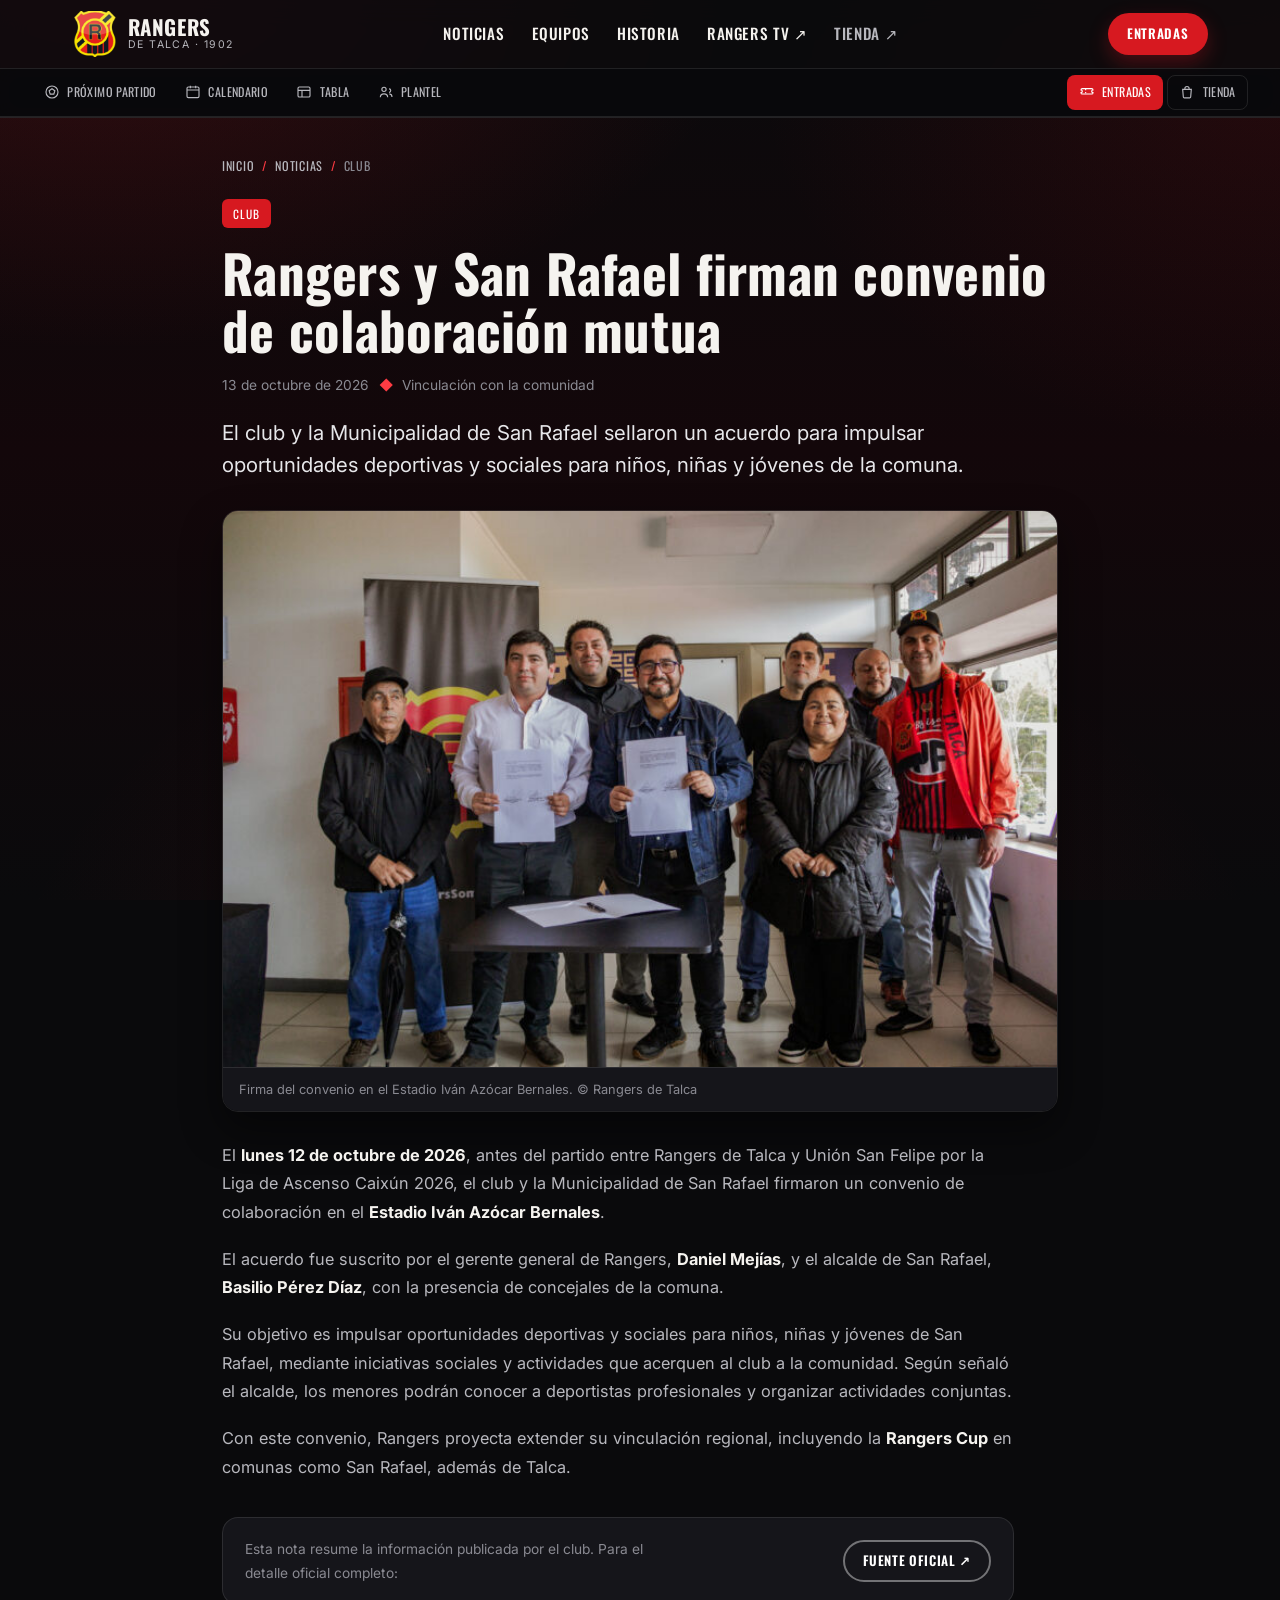
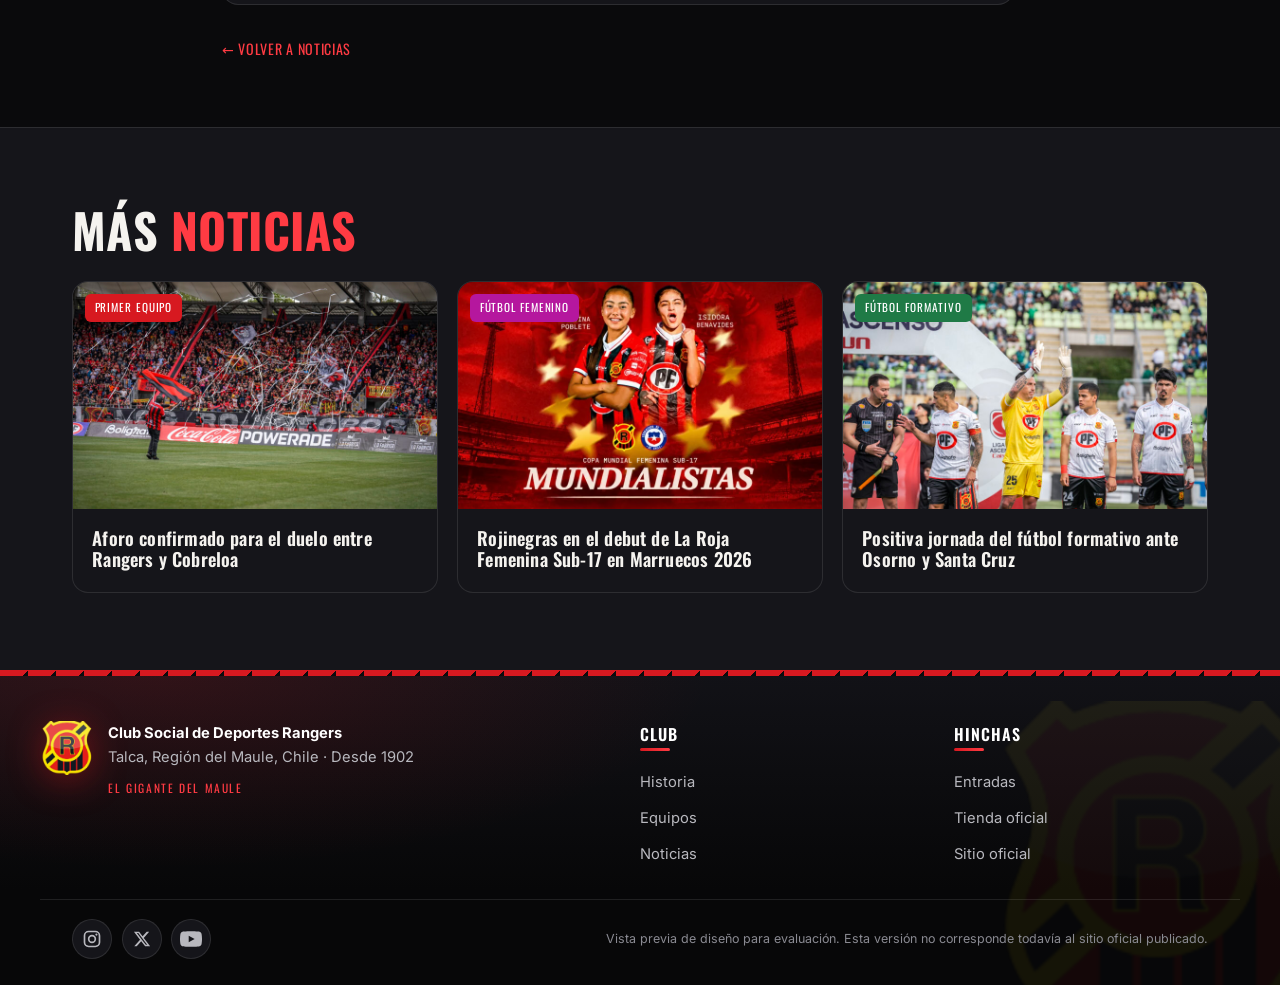
<file: rediseno/noticias/convenio-san-rafael.html>
<!DOCTYPE html>
<html lang="es" class="no-js">
<head>
<meta charset="UTF-8">
<meta name="robots" content="noindex, nofollow, noarchive">
<meta name="viewport" content="width=device-width, initial-scale=1">
<title>Rangers y San Rafael firman convenio de colaboración mutua — Rangers de Talca</title>
<meta name="description" content="Rangers de Talca y la Municipalidad de San Rafael firmaron un convenio de colaboración para impulsar oportunidades deportivas y sociales en la comuna.">
<meta name="theme-color" content="#0B0B0D">

<script>document.documentElement.classList.remove('no-js');document.documentElement.classList.add('js');</script>

<link rel="icon" type="image/png" href="../assets/img/escudo.png">
<link rel="preconnect" href="https://fonts.googleapis.com">
<link rel="preconnect" href="https://fonts.gstatic.com" crossorigin>
<link rel="stylesheet" href="https://fonts.googleapis.com/css2?family=Oswald:wght@400;500;600;700&family=Inter:wght@400;500;600;700&display=swap">
<link rel="stylesheet" href="../css/main.css">
</head>
<body>
<a class="skip-link" href="#contenido">Saltar al contenido</a>
<div class="scroll-progress" id="progress" aria-hidden="true"></div>

<!-- HEADER -->
<header class="site-header" id="siteHeader">
  <div class="wrap header-inner">
    <a class="brand" href="../index.html" aria-label="Rangers de Talca — inicio">
      <img src="../assets/img/escudo.png" width="46" height="46" alt="Escudo de Rangers de Talca">
      <span class="brand-text"><strong>Rangers</strong><small>de Talca · 1902</small></span>
    </a>
    <nav class="main-nav" aria-label="Navegación principal">
      <ul>
        <li><a href="../index.html#noticias">Noticias</a></li>
        <li><a href="../index.html#equipos">Equipos</a></li>
        <li><a href="../index.html#historia">Historia</a></li>
        <li><a href="https://www.youtube.com/@RangersdeTalcaOficial" target="_blank" rel="noopener noreferrer">Rangers TV <span aria-hidden="true">↗</span></a></li>
        <li><a class="nav-ext" href="https://rangersstore.cl/" target="_blank" rel="noopener noreferrer">Tienda <span aria-hidden="true">↗</span></a></li>
      </ul>
    </nav>
    <div class="header-cta">
      <a class="btn btn-primary btn-sm" href="https://serviticket.cl/" target="_blank" rel="noopener noreferrer">Entradas</a>
      <button class="nav-toggle" id="navToggle" aria-expanded="false" aria-controls="mobileMenu" aria-label="Abrir menú">
        <span class="nav-toggle-bars" aria-hidden="true"><span></span><span></span><span></span></span>
      </button>
    </div>
  </div>
  <!-- Minimenú de accesos -->
  <nav class="mini-menu" aria-label="Accesos del club">
    <div class="mini-menu-inner">
      <a class="mm-link" href="../index.html#nextMatch"><svg viewBox="0 0 24 24" fill="none" stroke="currentColor" stroke-width="1.7" aria-hidden="true"><circle cx="12" cy="12" r="9"/><path d="M12 7l4.3 3.1-1.6 5.1H9.3L7.7 10.1z"/></svg><span>Próximo partido</span></a>
      <a class="mm-link" href="../calendario.html"><svg viewBox="0 0 24 24" fill="none" stroke="currentColor" stroke-width="1.7" aria-hidden="true"><rect x="3" y="4.5" width="18" height="16" rx="2"/><path d="M3 9h18M8 2.5v4M16 2.5v4"/></svg><span>Calendario</span></a>
      <a class="mm-link" href="../tabla.html"><svg viewBox="0 0 24 24" fill="none" stroke="currentColor" stroke-width="1.7" aria-hidden="true"><rect x="3" y="4.5" width="18" height="15" rx="2"/><path d="M3 9.5h18M9 9.5v10"/></svg><span>Tabla</span></a>
      <a class="mm-link" href="../equipos/primer-equipo.html"><svg viewBox="0 0 24 24" fill="none" stroke="currentColor" stroke-width="1.7" aria-hidden="true"><circle cx="9" cy="8" r="3.2"/><path d="M3.5 20c0-3.2 2.7-5.2 5.5-5.2s5.5 2 5.5 5.2"/><path d="M16.5 7.3a2.6 2.6 0 0 1 0 5.2M17 14.9c2.2.3 4 2 4 4.6"/></svg><span>Plantel</span></a>
      <a class="mm-link mm-link--ticket" href="https://serviticket.cl/" target="_blank" rel="noopener noreferrer"><svg viewBox="0 0 24 24" fill="none" stroke="currentColor" stroke-width="1.7" aria-hidden="true"><path d="M3 9a2 2 0 0 1 2-2h14a2 2 0 0 1 2 2 2 2 0 0 0 0 4 2 2 0 0 1-2 2H5a2 2 0 0 1-2-2 2 2 0 0 0 0-4z"/><path d="M10 7.5v9" stroke-dasharray="2 2.5"/></svg><span>Entradas</span></a>
      <a class="mm-link mm-link--shop" href="https://rangersstore.cl/" target="_blank" rel="noopener noreferrer"><svg viewBox="0 0 24 24" fill="none" stroke="currentColor" stroke-width="1.7" aria-hidden="true"><path d="M5.5 8h13l-1 11.5a1.5 1.5 0 0 1-1.5 1.4H8a1.5 1.5 0 0 1-1.5-1.4z"/><path d="M8.8 8V7a3.2 3.2 0 0 1 6.4 0v1"/></svg><span>Tienda</span></a>
    </div>
  </nav>
</header>

<!-- MENÚ MÓVIL -->
<div class="mobile-menu" id="mobileMenu" hidden>
  <div class="mobile-menu-panel" role="dialog" aria-modal="true" aria-label="Menú">
    <button class="mobile-close" id="navClose" aria-label="Cerrar menú">×</button>
    <a class="mm-brand" href="../index.html"><img src="../assets/img/escudo.png" width="40" height="40" alt="" loading="lazy"> <span>Rangers de Talca</span></a>
    <nav aria-label="Navegación móvil">
      <p class="mm-group">Competencia</p>
      <ul>
        <li style="--i:1"><a href="../index.html#nextMatch">Próximo partido</a></li>
        <li style="--i:2"><a href="../calendario.html">Calendario</a></li>
        <li style="--i:3"><a href="../tabla.html">Tabla</a></li>
      </ul>
      <p class="mm-group">Club y servicios</p>
      <ul>
        <li style="--i:4"><a href="../equipos/primer-equipo.html">Plantel</a></li>
        <li style="--i:5"><a href="https://serviticket.cl/" target="_blank" rel="noopener noreferrer">Entradas ↗</a></li>
        <li style="--i:6"><a href="https://rangersstore.cl/" target="_blank" rel="noopener noreferrer">Tienda ↗</a></li>
      </ul>
      <p class="mm-group">Más</p>
      <ul>
        <li style="--i:7"><a href="../index.html#noticias">Noticias</a></li>
        <li style="--i:8"><a href="../historia.html">Historia</a></li>
        <li style="--i:9"><a href="https://www.youtube.com/@RangersdeTalcaOficial" target="_blank" rel="noopener noreferrer">Rangers TV ↗</a></li>
      </ul>
    </nav>
    <a class="btn btn-primary btn-block" href="https://serviticket.cl/" target="_blank" rel="noopener noreferrer">Comprar entradas</a>
  </div>
</div>

<main id="contenido">
  <article class="article">
    <div class="wrap wrap--narrow">
      <nav class="breadcrumb" aria-label="Ruta">
        <a href="../index.html">Inicio</a> <span aria-hidden="true">/</span>
        <a href="../index.html#noticias">Noticias</a> <span aria-hidden="true">/</span>
        Club
      </nav>

      <header class="article-head reveal">
        <span class="article-tag">Club</span>
        <h1 class="article-title">Rangers y San Rafael firman convenio de colaboración mutua</h1>
        <p class="article-meta"><time datetime="2026-10-13">13 de octubre de 2026</time> <span class="dot" aria-hidden="true">◆</span> Vinculación con la comunidad</p>
        <p class="article-lead">El club y la Municipalidad de San Rafael sellaron un acuerdo para impulsar oportunidades deportivas y sociales para niños, niñas y jóvenes de la comuna.</p>
      </header>

      <figure class="article-figure reveal">
        <img src="../assets/img/news-convenio.jpg" width="768" height="512" alt="Firma del convenio entre Rangers de Talca y San Rafael">
        <figcaption>Firma del convenio en el Estadio Iván Azócar Bernales. © Rangers de Talca</figcaption>
      </figure>

      <div class="article-body reveal">
        <p>El <strong>lunes 12 de octubre de 2026</strong>, antes del partido entre Rangers de Talca y Unión San Felipe por la Liga de Ascenso Caixún 2026, el club y la Municipalidad de San Rafael firmaron un convenio de colaboración en el <strong>Estadio Iván Azócar Bernales</strong>.</p>
        <p>El acuerdo fue suscrito por el gerente general de Rangers, <strong>Daniel Mejías</strong>, y el alcalde de San Rafael, <strong>Basilio Pérez Díaz</strong>, con la presencia de concejales de la comuna.</p>
        <p>Su objetivo es impulsar oportunidades deportivas y sociales para niños, niñas y jóvenes de San Rafael, mediante iniciativas sociales y actividades que acerquen al club a la comunidad. Según señaló el alcalde, los menores podrán conocer a deportistas profesionales y organizar actividades conjuntas.</p>
        <p>Con este convenio, Rangers proyecta extender su vinculación regional, incluyendo la <strong>Rangers Cup</strong> en comunas como San Rafael, además de Talca.</p>

        <div class="article-source">
          <p>Esta nota resume la información publicada por el club. Para el detalle oficial completo:</p>
          <a class="btn btn-outline btn-sm" href="https://www.rangersdetalca.com/portal/rangers-y-san-rafael-firman-convenio-de-colaboracion-mutua" target="_blank" rel="noopener noreferrer">Fuente oficial ↗</a>
        </div>

        <a class="article-back" href="../index.html#noticias">← Volver a noticias</a>
      </div>
    </div>
  </article>

  <!-- RELACIONADAS -->
  <section class="section related" aria-labelledby="rel-title">
    <div class="wrap">
      <h2 id="rel-title" class="section-title reveal">Más <span class="accent">noticias</span></h2>
      <div class="related-grid">
        <article class="news-card reveal">
          <a class="news-media" href="aforo-cobreloa.html">
            <img src="../assets/img/news-aforo.jpg" width="768" height="512" alt="Hinchada rojinegra en el estadio" loading="lazy">
            <span class="news-tag">Primer equipo</span>
          </a>
          <div class="news-body"><h3><a href="aforo-cobreloa.html">Aforo confirmado para el duelo entre Rangers y Cobreloa</a></h3></div>
        </article>
        <article class="news-card reveal" style="--d:.1s">
          <a class="news-media" href="roja-femenina-sub17.html">
            <img src="../assets/img/news-femenino.webp" width="768" height="960" alt="Jugadoras rojinegras mundialistas" loading="lazy">
            <span class="news-tag news-tag--fem">Fútbol femenino</span>
          </a>
          <div class="news-body"><h3><a href="roja-femenina-sub17.html">Rojinegras en el debut de La Roja Femenina Sub-17 en Marruecos 2026</a></h3></div>
        </article>
        <article class="news-card reveal" style="--d:.2s">
          <a class="news-media" href="futbol-formativo.html">
            <img src="../assets/img/news-formativo.jpg" width="768" height="512" alt="Fútbol formativo de Rangers" loading="lazy">
            <span class="news-tag news-tag--for">Fútbol formativo</span>
          </a>
          <div class="news-body"><h3><a href="futbol-formativo.html">Positiva jornada del fútbol formativo ante Osorno y Santa Cruz</a></h3></div>
        </article>
      </div>
    </div>
  </section>
</main>

<!-- FOOTER -->
<footer class="site-footer">
  <div class="wrap footer-grid">
    <div class="footer-brand">
      <img src="../assets/img/escudo.png" width="54" height="54" alt="Escudo de Rangers de Talca" loading="lazy">
      <p><strong>Club Social de Deportes Rangers</strong><br>Talca, Región del Maule, Chile · Desde 1902<br><span class="foot-tag">El Gigante del Maule</span></p>
    </div>
    <nav class="footer-nav" aria-label="Enlaces del club">
      <h3>Club</h3>
      <ul>
        <li><a href="../historia.html">Historia</a></li>
        <li><a href="../equipos/primer-equipo.html">Equipos</a></li>
        <li><a href="../index.html#noticias">Noticias</a></li>
      </ul>
    </nav>
    <nav class="footer-nav" aria-label="Enlaces de hinchas">
      <h3>Hinchas</h3>
      <ul>
        <li><a href="https://serviticket.cl/" target="_blank" rel="noopener noreferrer">Entradas</a></li>
        <li><a href="https://rangersstore.cl/" target="_blank" rel="noopener noreferrer">Tienda oficial</a></li>
        <li><a href="https://www.rangersdetalca.com/portal/" target="_blank" rel="noopener noreferrer">Sitio oficial</a></li>
      </ul>
    </nav>
  </div>
  <div class="wrap footer-base">
    <div class="footer-social" aria-label="Redes sociales de Rangers de Talca">
      <a href="https://www.instagram.com/rangersdetalca.cl/?hl=es-la" target="_blank" rel="noopener noreferrer" aria-label="Instagram"><svg viewBox="0 0 24 24" width="20" height="20" fill="none" stroke="currentColor" stroke-width="2" aria-hidden="true"><rect x="3" y="3" width="18" height="18" rx="5"/><circle cx="12" cy="12" r="4"/><circle cx="17.3" cy="6.7" r="1.3" fill="currentColor" stroke="none"/></svg></a>
      <a href="https://x.com/Rangersdetalca_" target="_blank" rel="noopener noreferrer" aria-label="X (Twitter)"><svg viewBox="0 0 24 24" width="18" height="18" fill="currentColor" aria-hidden="true"><path d="M18.244 2.25h3.308l-7.227 8.26 8.502 11.24h-6.657l-5.214-6.817L4.99 21.75H1.68l7.73-8.835L1.254 2.25H8.08l4.713 6.231zm-1.161 17.52h1.833L7.084 4.126H5.117z"/></svg></a>
      <a href="https://www.youtube.com/@RangersdeTalcaOficial" target="_blank" rel="noopener noreferrer" aria-label="YouTube"><svg viewBox="0 0 24 24" width="22" height="22" fill="currentColor" aria-hidden="true"><path d="M23.5 6.2a3 3 0 0 0-2.1-2.1C19.6 3.5 12 3.5 12 3.5s-7.6 0-9.4.6A3 3 0 0 0 .5 6.2 31 31 0 0 0 0 12a31 31 0 0 0 .5 5.8 3 3 0 0 0 2.1 2.1c1.8.6 9.4.6 9.4.6s7.6 0 9.4-.6a3 3 0 0 0 2.1-2.1A31 31 0 0 0 24 12a31 31 0 0 0-.5-5.8zM9.5 15.5v-7l6.5 3.5z"/></svg></a>
    </div>
    <p>Vista previa de diseño para evaluación. Esta versión no corresponde todavía al sitio oficial publicado.</p>
  </div>
</footer>

<button class="to-top" id="toTop" aria-label="Volver arriba" hidden>↑</button>
<script src="../js/main.js" defer></script>
</body>
</html>
</file>
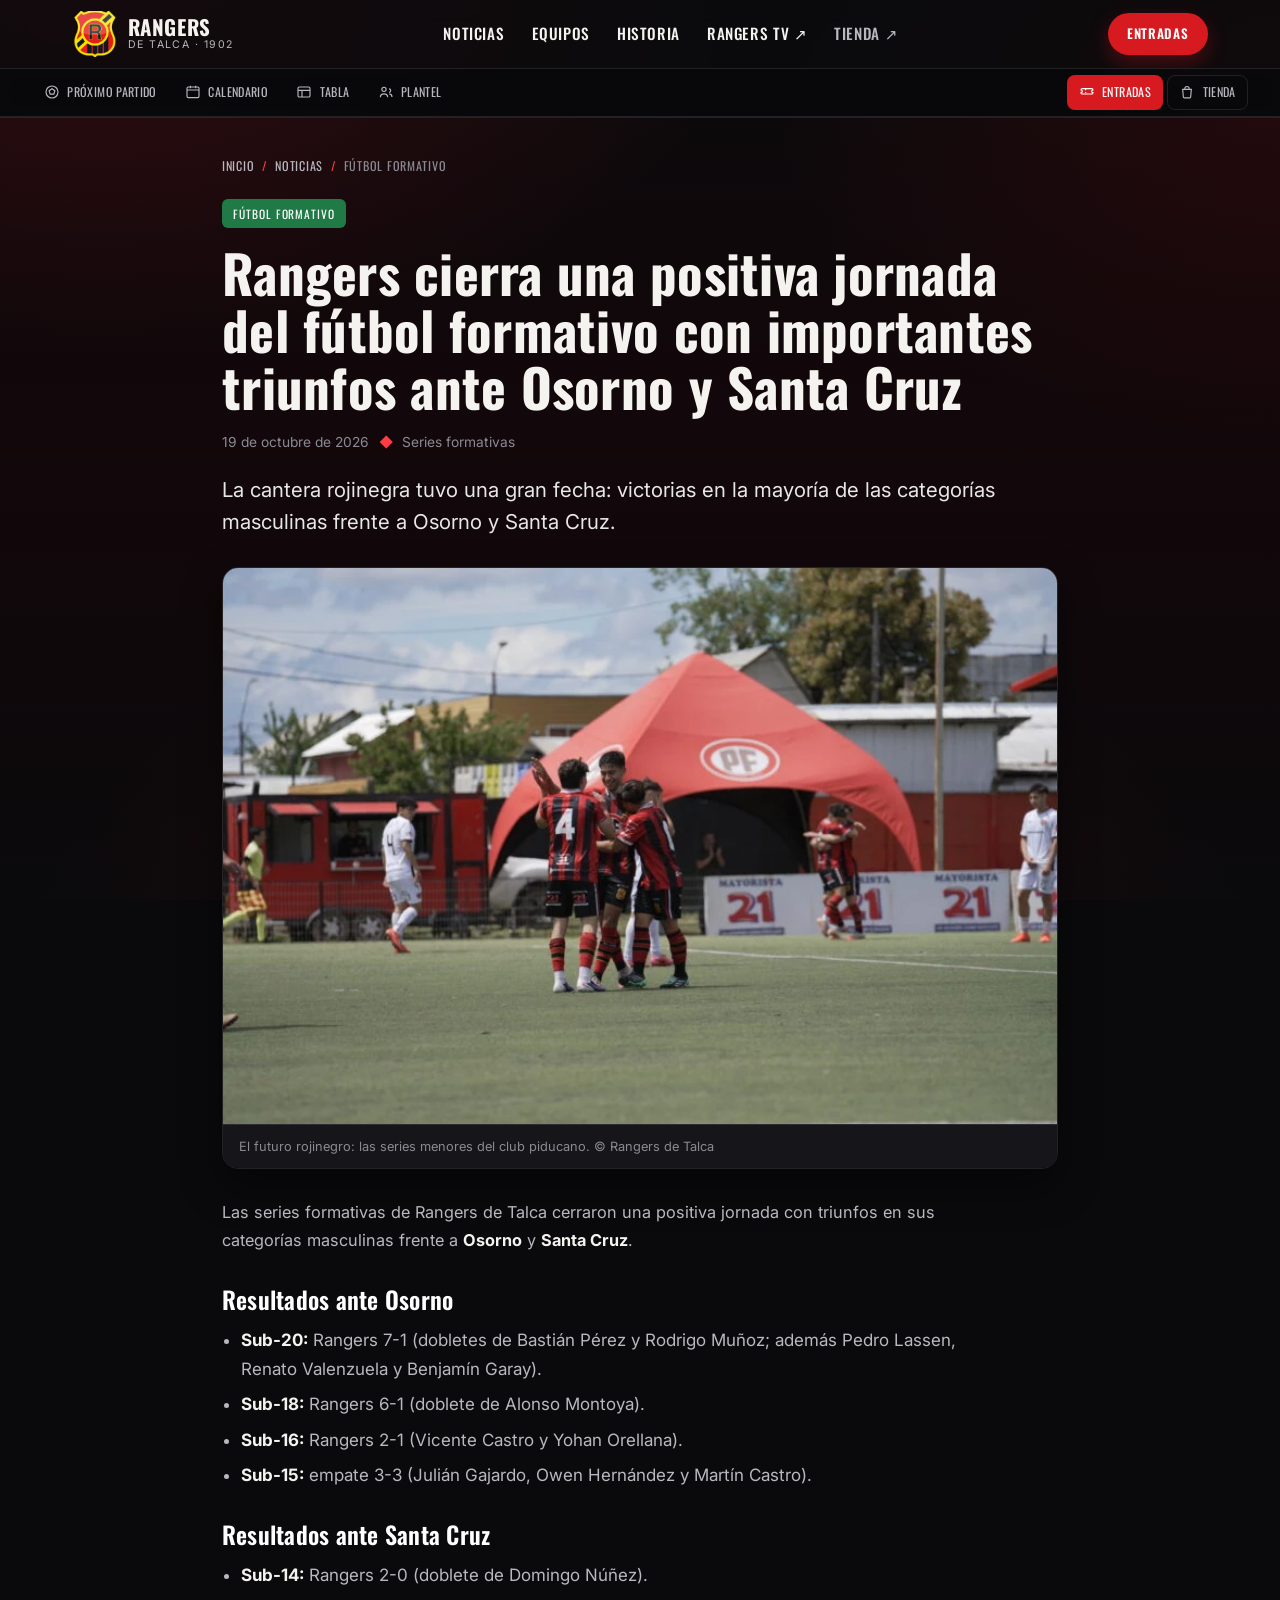
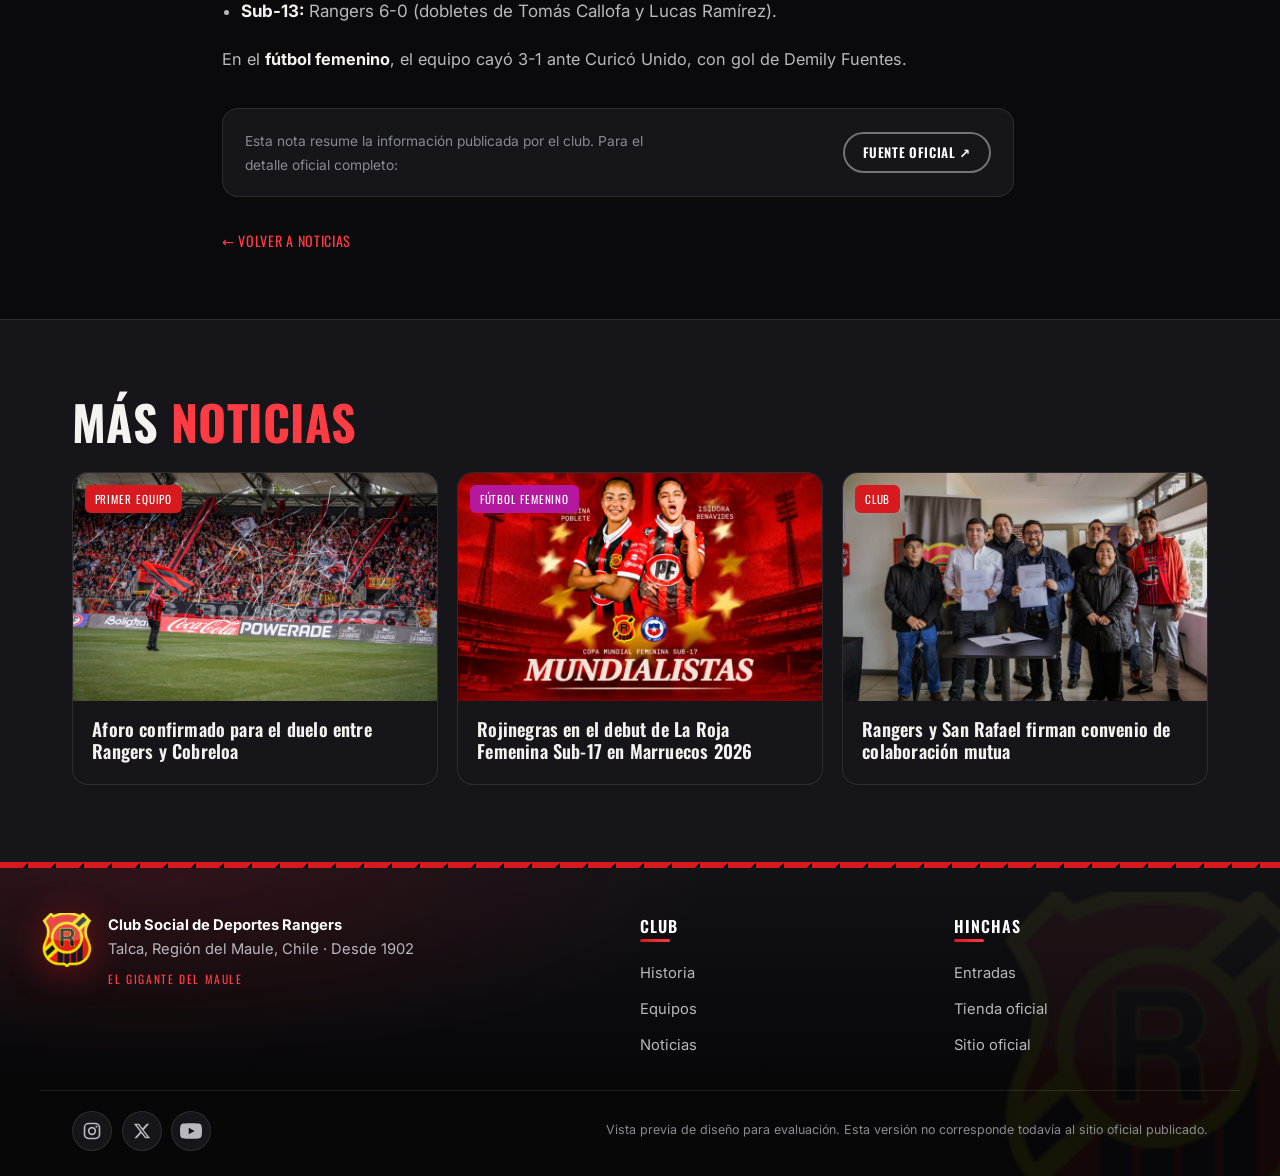
<file: rediseno/noticias/futbol-formativo.html>
<!DOCTYPE html>
<html lang="es" class="no-js">
<head>
<meta charset="UTF-8">
<meta name="robots" content="noindex, nofollow, noarchive">
<meta name="viewport" content="width=device-width, initial-scale=1">
<title>Positiva jornada del fútbol formativo ante Osorno y Santa Cruz — Rangers de Talca</title>
<meta name="description" content="Las series formativas de Rangers de Talca lograron importantes triunfos en sus categorías masculinas frente a Osorno y Santa Cruz.">
<meta name="theme-color" content="#0B0B0D">

<script>document.documentElement.classList.remove('no-js');document.documentElement.classList.add('js');</script>

<link rel="icon" type="image/png" href="../assets/img/escudo.png">
<link rel="preconnect" href="https://fonts.googleapis.com">
<link rel="preconnect" href="https://fonts.gstatic.com" crossorigin>
<link rel="stylesheet" href="https://fonts.googleapis.com/css2?family=Oswald:wght@400;500;600;700&family=Inter:wght@400;500;600;700&display=swap">
<link rel="stylesheet" href="../css/main.css">
</head>
<body>
<a class="skip-link" href="#contenido">Saltar al contenido</a>
<div class="scroll-progress" id="progress" aria-hidden="true"></div>

<!-- HEADER -->
<header class="site-header" id="siteHeader">
  <div class="wrap header-inner">
    <a class="brand" href="../index.html" aria-label="Rangers de Talca — inicio">
      <img src="../assets/img/escudo.png" width="46" height="46" alt="Escudo de Rangers de Talca">
      <span class="brand-text"><strong>Rangers</strong><small>de Talca · 1902</small></span>
    </a>
    <nav class="main-nav" aria-label="Navegación principal">
      <ul>
        <li><a href="../index.html#noticias">Noticias</a></li>
        <li><a href="../index.html#equipos">Equipos</a></li>
        <li><a href="../index.html#historia">Historia</a></li>
        <li><a href="https://www.youtube.com/@RangersdeTalcaOficial" target="_blank" rel="noopener noreferrer">Rangers TV <span aria-hidden="true">↗</span></a></li>
        <li><a class="nav-ext" href="https://rangersstore.cl/" target="_blank" rel="noopener noreferrer">Tienda <span aria-hidden="true">↗</span></a></li>
      </ul>
    </nav>
    <div class="header-cta">
      <a class="btn btn-primary btn-sm" href="https://serviticket.cl/" target="_blank" rel="noopener noreferrer">Entradas</a>
      <button class="nav-toggle" id="navToggle" aria-expanded="false" aria-controls="mobileMenu" aria-label="Abrir menú">
        <span class="nav-toggle-bars" aria-hidden="true"><span></span><span></span><span></span></span>
      </button>
    </div>
  </div>
  <!-- Minimenú de accesos -->
  <nav class="mini-menu" aria-label="Accesos del club">
    <div class="mini-menu-inner">
      <a class="mm-link" href="../index.html#nextMatch"><svg viewBox="0 0 24 24" fill="none" stroke="currentColor" stroke-width="1.7" aria-hidden="true"><circle cx="12" cy="12" r="9"/><path d="M12 7l4.3 3.1-1.6 5.1H9.3L7.7 10.1z"/></svg><span>Próximo partido</span></a>
      <a class="mm-link" href="../calendario.html"><svg viewBox="0 0 24 24" fill="none" stroke="currentColor" stroke-width="1.7" aria-hidden="true"><rect x="3" y="4.5" width="18" height="16" rx="2"/><path d="M3 9h18M8 2.5v4M16 2.5v4"/></svg><span>Calendario</span></a>
      <a class="mm-link" href="../tabla.html"><svg viewBox="0 0 24 24" fill="none" stroke="currentColor" stroke-width="1.7" aria-hidden="true"><rect x="3" y="4.5" width="18" height="15" rx="2"/><path d="M3 9.5h18M9 9.5v10"/></svg><span>Tabla</span></a>
      <a class="mm-link" href="../equipos/primer-equipo.html"><svg viewBox="0 0 24 24" fill="none" stroke="currentColor" stroke-width="1.7" aria-hidden="true"><circle cx="9" cy="8" r="3.2"/><path d="M3.5 20c0-3.2 2.7-5.2 5.5-5.2s5.5 2 5.5 5.2"/><path d="M16.5 7.3a2.6 2.6 0 0 1 0 5.2M17 14.9c2.2.3 4 2 4 4.6"/></svg><span>Plantel</span></a>
      <a class="mm-link mm-link--ticket" href="https://serviticket.cl/" target="_blank" rel="noopener noreferrer"><svg viewBox="0 0 24 24" fill="none" stroke="currentColor" stroke-width="1.7" aria-hidden="true"><path d="M3 9a2 2 0 0 1 2-2h14a2 2 0 0 1 2 2 2 2 0 0 0 0 4 2 2 0 0 1-2 2H5a2 2 0 0 1-2-2 2 2 0 0 0 0-4z"/><path d="M10 7.5v9" stroke-dasharray="2 2.5"/></svg><span>Entradas</span></a>
      <a class="mm-link mm-link--shop" href="https://rangersstore.cl/" target="_blank" rel="noopener noreferrer"><svg viewBox="0 0 24 24" fill="none" stroke="currentColor" stroke-width="1.7" aria-hidden="true"><path d="M5.5 8h13l-1 11.5a1.5 1.5 0 0 1-1.5 1.4H8a1.5 1.5 0 0 1-1.5-1.4z"/><path d="M8.8 8V7a3.2 3.2 0 0 1 6.4 0v1"/></svg><span>Tienda</span></a>
    </div>
  </nav>
</header>

<!-- MENÚ MÓVIL -->
<div class="mobile-menu" id="mobileMenu" hidden>
  <div class="mobile-menu-panel" role="dialog" aria-modal="true" aria-label="Menú">
    <button class="mobile-close" id="navClose" aria-label="Cerrar menú">×</button>
    <a class="mm-brand" href="../index.html"><img src="../assets/img/escudo.png" width="40" height="40" alt="" loading="lazy"> <span>Rangers de Talca</span></a>
    <nav aria-label="Navegación móvil">
      <p class="mm-group">Competencia</p>
      <ul>
        <li style="--i:1"><a href="../index.html#nextMatch">Próximo partido</a></li>
        <li style="--i:2"><a href="../calendario.html">Calendario</a></li>
        <li style="--i:3"><a href="../tabla.html">Tabla</a></li>
      </ul>
      <p class="mm-group">Club y servicios</p>
      <ul>
        <li style="--i:4"><a href="../equipos/primer-equipo.html">Plantel</a></li>
        <li style="--i:5"><a href="https://serviticket.cl/" target="_blank" rel="noopener noreferrer">Entradas ↗</a></li>
        <li style="--i:6"><a href="https://rangersstore.cl/" target="_blank" rel="noopener noreferrer">Tienda ↗</a></li>
      </ul>
      <p class="mm-group">Más</p>
      <ul>
        <li style="--i:7"><a href="../index.html#noticias">Noticias</a></li>
        <li style="--i:8"><a href="../historia.html">Historia</a></li>
        <li style="--i:9"><a href="https://www.youtube.com/@RangersdeTalcaOficial" target="_blank" rel="noopener noreferrer">Rangers TV ↗</a></li>
      </ul>
    </nav>
    <a class="btn btn-primary btn-block" href="https://serviticket.cl/" target="_blank" rel="noopener noreferrer">Comprar entradas</a>
  </div>
</div>

<main id="contenido">
  <article class="article">
    <div class="wrap wrap--narrow">
      <nav class="breadcrumb" aria-label="Ruta">
        <a href="../index.html">Inicio</a> <span aria-hidden="true">/</span>
        <a href="../index.html#noticias">Noticias</a> <span aria-hidden="true">/</span>
        Fútbol formativo
      </nav>

      <header class="article-head reveal">
        <span class="article-tag article-tag--for">Fútbol formativo</span>
        <h1 class="article-title">Rangers cierra una positiva jornada del fútbol formativo con importantes triunfos ante Osorno y Santa Cruz</h1>
        <p class="article-meta"><time datetime="2026-10-19">19 de octubre de 2026</time> <span class="dot" aria-hidden="true">◆</span> Series formativas</p>
        <p class="article-lead">La cantera rojinegra tuvo una gran fecha: victorias en la mayoría de las categorías masculinas frente a Osorno y Santa Cruz.</p>
      </header>

      <figure class="article-figure reveal">
        <img src="../assets/img/formativo-santacruz.webp" width="768" height="512" alt="Jugadores de Rangers celebran un gol en el fútbol formativo">
        <figcaption>El futuro rojinegro: las series menores del club piducano. © Rangers de Talca</figcaption>
      </figure>

      <div class="article-body reveal">
        <p>Las series formativas de Rangers de Talca cerraron una positiva jornada con triunfos en sus categorías masculinas frente a <strong>Osorno</strong> y <strong>Santa Cruz</strong>.</p>

        <h2>Resultados ante Osorno</h2>
        <ul>
          <li><strong>Sub-20:</strong> Rangers 7-1 (dobletes de Bastián Pérez y Rodrigo Muñoz; además Pedro Lassen, Renato Valenzuela y Benjamín Garay).</li>
          <li><strong>Sub-18:</strong> Rangers 6-1 (doblete de Alonso Montoya).</li>
          <li><strong>Sub-16:</strong> Rangers 2-1 (Vicente Castro y Yohan Orellana).</li>
          <li><strong>Sub-15:</strong> empate 3-3 (Julián Gajardo, Owen Hernández y Martín Castro).</li>
        </ul>

        <h2>Resultados ante Santa Cruz</h2>
        <ul>
          <li><strong>Sub-14:</strong> Rangers 2-0 (doblete de Domingo Núñez).</li>
          <li><strong>Sub-13:</strong> Rangers 6-0 (dobletes de Tomás Callofa y Lucas Ramírez).</li>
        </ul>

        <p>En el <strong>fútbol femenino</strong>, el equipo cayó 3-1 ante Curicó Unido, con gol de Demily Fuentes.</p>

        <div class="article-source">
          <p>Esta nota resume la información publicada por el club. Para el detalle oficial completo:</p>
          <a class="btn btn-outline btn-sm" href="https://www.rangersdetalca.com/portal/rangers-cierra-una-positiva-jornada-del-futbol-formativo-con-importantes-triunfos-ante-osorno-y-santa-cruz" target="_blank" rel="noopener noreferrer">Fuente oficial ↗</a>
        </div>

        <a class="article-back" href="../index.html#noticias">← Volver a noticias</a>
      </div>
    </div>
  </article>

  <!-- RELACIONADAS -->
  <section class="section related" aria-labelledby="rel-title">
    <div class="wrap">
      <h2 id="rel-title" class="section-title reveal">Más <span class="accent">noticias</span></h2>
      <div class="related-grid">
        <article class="news-card reveal">
          <a class="news-media" href="aforo-cobreloa.html">
            <img src="../assets/img/news-aforo.jpg" width="768" height="512" alt="Hinchada rojinegra en el estadio" loading="lazy">
            <span class="news-tag">Primer equipo</span>
          </a>
          <div class="news-body"><h3><a href="aforo-cobreloa.html">Aforo confirmado para el duelo entre Rangers y Cobreloa</a></h3></div>
        </article>
        <article class="news-card reveal" style="--d:.1s">
          <a class="news-media" href="roja-femenina-sub17.html">
            <img src="../assets/img/news-femenino.webp" width="768" height="960" alt="Jugadoras rojinegras mundialistas" loading="lazy">
            <span class="news-tag news-tag--fem">Fútbol femenino</span>
          </a>
          <div class="news-body"><h3><a href="roja-femenina-sub17.html">Rojinegras en el debut de La Roja Femenina Sub-17 en Marruecos 2026</a></h3></div>
        </article>
        <article class="news-card reveal" style="--d:.2s">
          <a class="news-media" href="convenio-san-rafael.html">
            <img src="../assets/img/news-convenio.jpg" width="768" height="512" alt="Firma de convenio de Rangers con San Rafael" loading="lazy">
            <span class="news-tag">Club</span>
          </a>
          <div class="news-body"><h3><a href="convenio-san-rafael.html">Rangers y San Rafael firman convenio de colaboración mutua</a></h3></div>
        </article>
      </div>
    </div>
  </section>
</main>

<!-- FOOTER -->
<footer class="site-footer">
  <div class="wrap footer-grid">
    <div class="footer-brand">
      <img src="../assets/img/escudo.png" width="54" height="54" alt="Escudo de Rangers de Talca" loading="lazy">
      <p><strong>Club Social de Deportes Rangers</strong><br>Talca, Región del Maule, Chile · Desde 1902<br><span class="foot-tag">El Gigante del Maule</span></p>
    </div>
    <nav class="footer-nav" aria-label="Enlaces del club">
      <h3>Club</h3>
      <ul>
        <li><a href="../historia.html">Historia</a></li>
        <li><a href="../equipos/primer-equipo.html">Equipos</a></li>
        <li><a href="../index.html#noticias">Noticias</a></li>
      </ul>
    </nav>
    <nav class="footer-nav" aria-label="Enlaces de hinchas">
      <h3>Hinchas</h3>
      <ul>
        <li><a href="https://serviticket.cl/" target="_blank" rel="noopener noreferrer">Entradas</a></li>
        <li><a href="https://rangersstore.cl/" target="_blank" rel="noopener noreferrer">Tienda oficial</a></li>
        <li><a href="https://www.rangersdetalca.com/portal/" target="_blank" rel="noopener noreferrer">Sitio oficial</a></li>
      </ul>
    </nav>
  </div>
  <div class="wrap footer-base">
    <div class="footer-social" aria-label="Redes sociales de Rangers de Talca">
      <a href="https://www.instagram.com/rangersdetalca.cl/?hl=es-la" target="_blank" rel="noopener noreferrer" aria-label="Instagram"><svg viewBox="0 0 24 24" width="20" height="20" fill="none" stroke="currentColor" stroke-width="2" aria-hidden="true"><rect x="3" y="3" width="18" height="18" rx="5"/><circle cx="12" cy="12" r="4"/><circle cx="17.3" cy="6.7" r="1.3" fill="currentColor" stroke="none"/></svg></a>
      <a href="https://x.com/Rangersdetalca_" target="_blank" rel="noopener noreferrer" aria-label="X (Twitter)"><svg viewBox="0 0 24 24" width="18" height="18" fill="currentColor" aria-hidden="true"><path d="M18.244 2.25h3.308l-7.227 8.26 8.502 11.24h-6.657l-5.214-6.817L4.99 21.75H1.68l7.73-8.835L1.254 2.25H8.08l4.713 6.231zm-1.161 17.52h1.833L7.084 4.126H5.117z"/></svg></a>
      <a href="https://www.youtube.com/@RangersdeTalcaOficial" target="_blank" rel="noopener noreferrer" aria-label="YouTube"><svg viewBox="0 0 24 24" width="22" height="22" fill="currentColor" aria-hidden="true"><path d="M23.5 6.2a3 3 0 0 0-2.1-2.1C19.6 3.5 12 3.5 12 3.5s-7.6 0-9.4.6A3 3 0 0 0 .5 6.2 31 31 0 0 0 0 12a31 31 0 0 0 .5 5.8 3 3 0 0 0 2.1 2.1c1.8.6 9.4.6 9.4.6s7.6 0 9.4-.6a3 3 0 0 0 2.1-2.1A31 31 0 0 0 24 12a31 31 0 0 0-.5-5.8zM9.5 15.5v-7l6.5 3.5z"/></svg></a>
    </div>
    <p>Vista previa de diseño para evaluación. Esta versión no corresponde todavía al sitio oficial publicado.</p>
  </div>
</footer>

<button class="to-top" id="toTop" aria-label="Volver arriba" hidden>↑</button>
<script src="../js/main.js" defer></script>
</body>
</html>
</file>
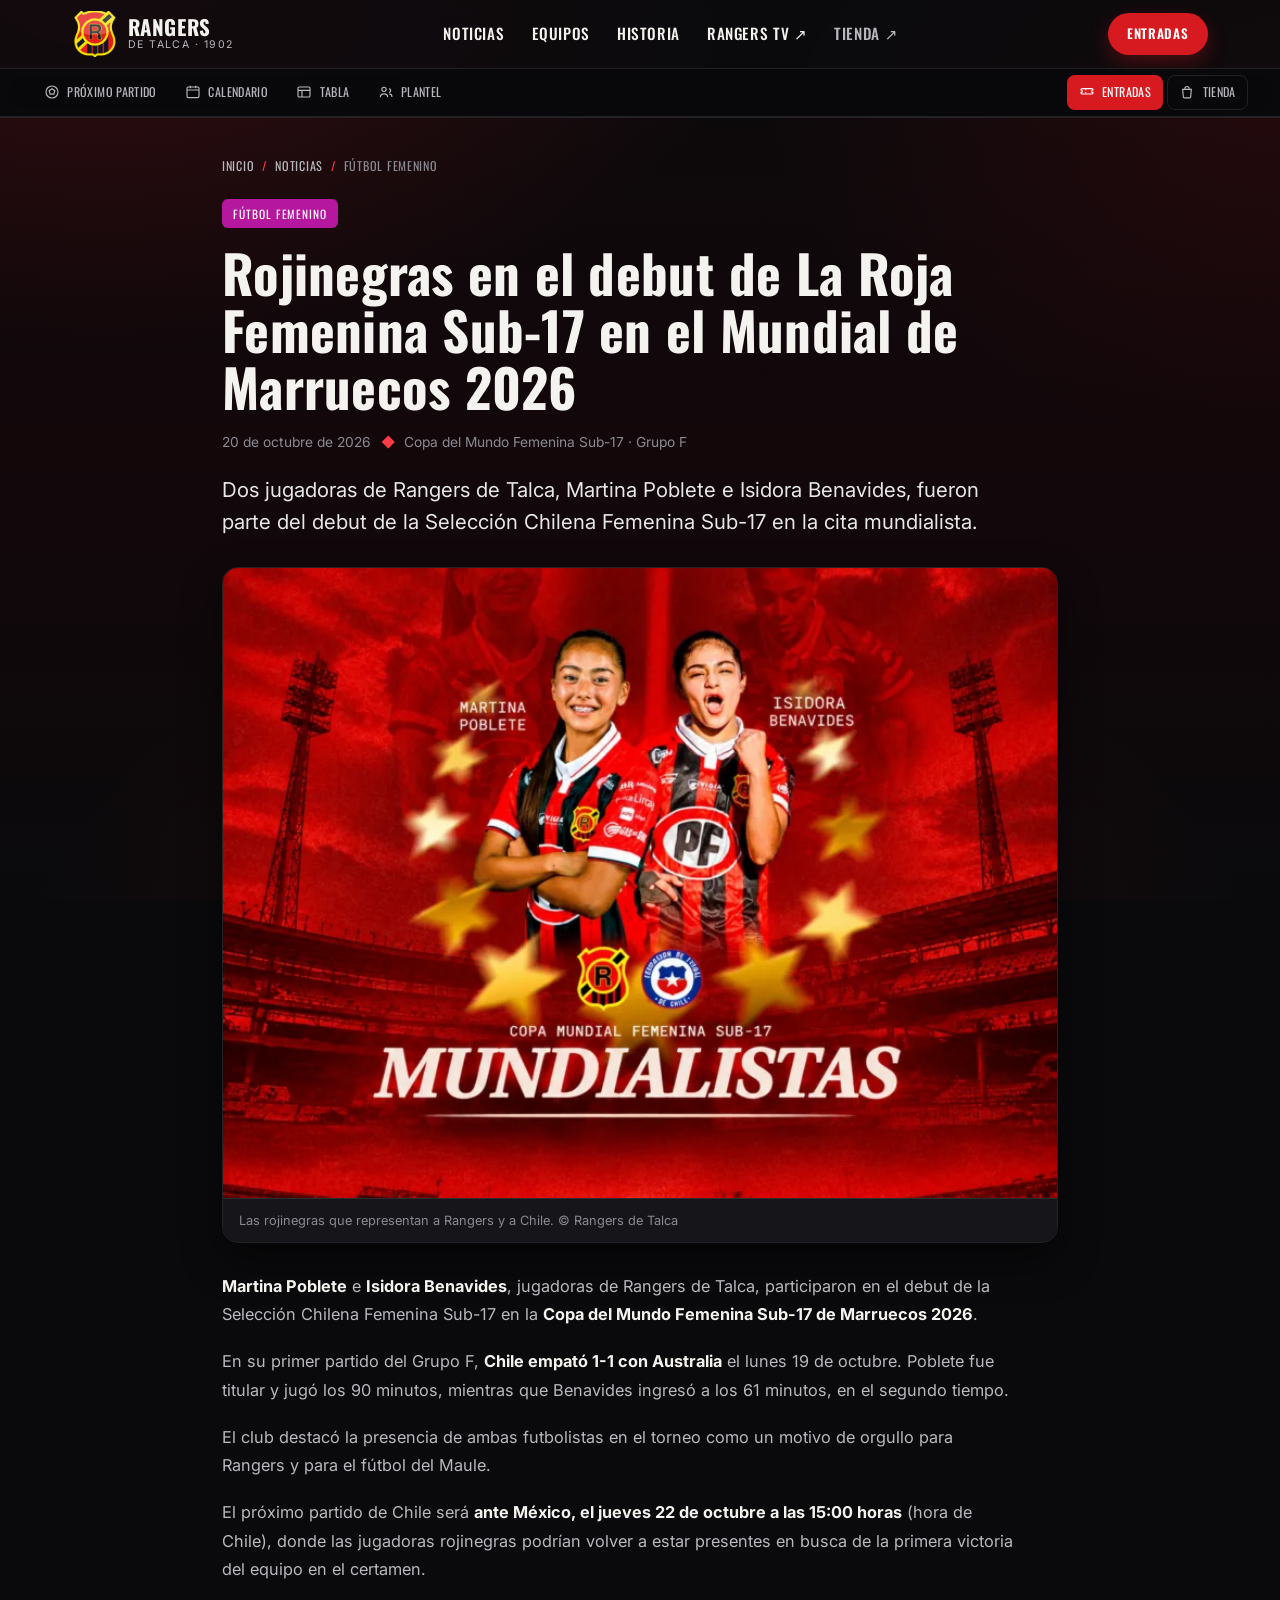
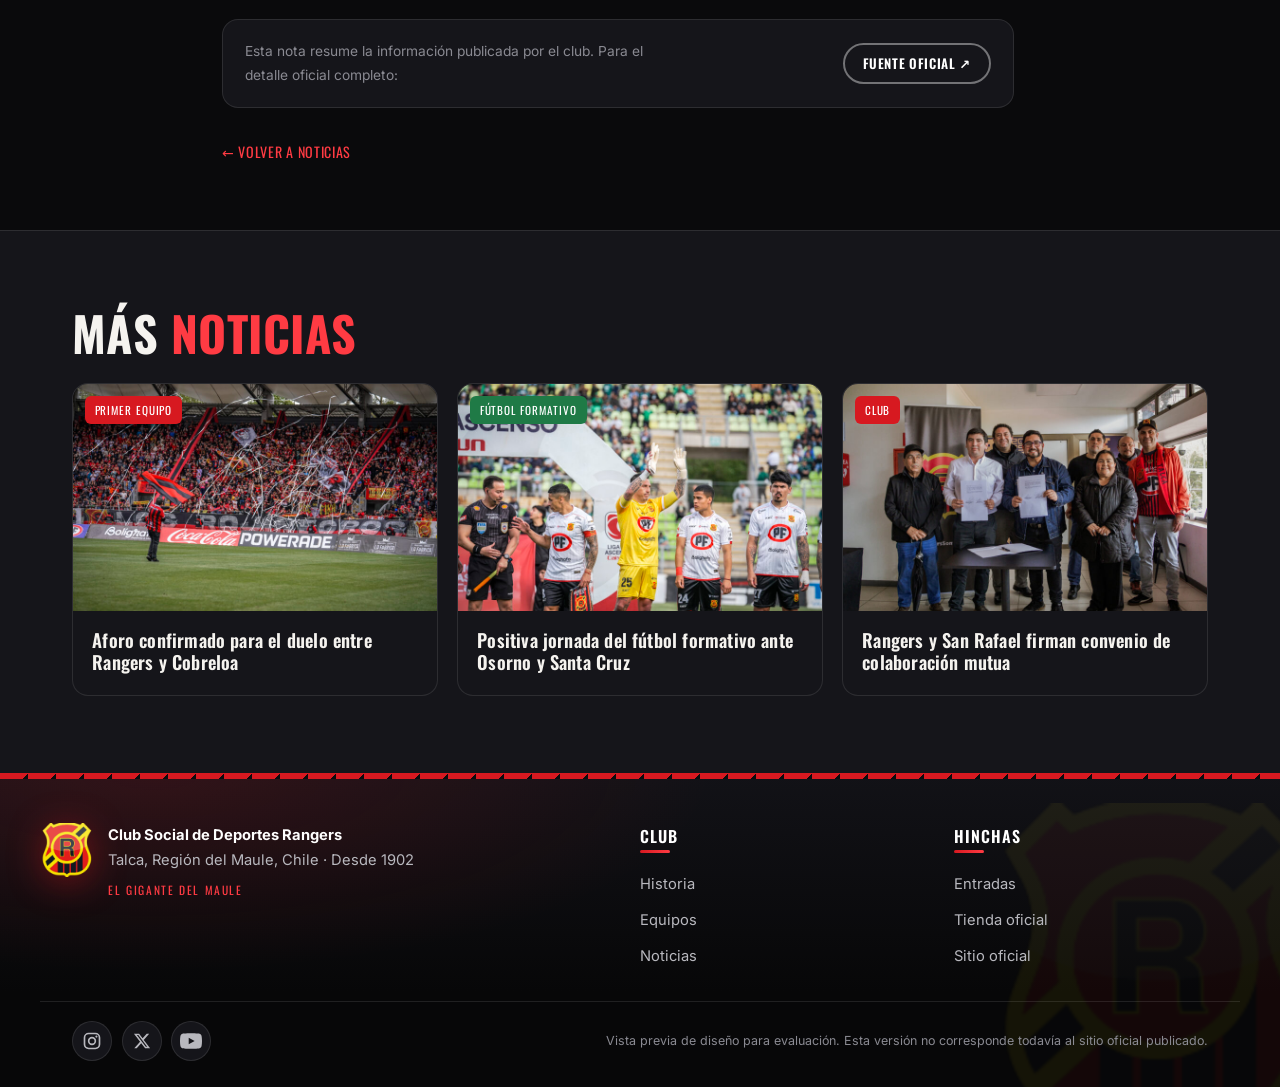
<file: rediseno/noticias/roja-femenina-sub17.html>
<!DOCTYPE html>
<html lang="es" class="no-js">
<head>
<meta charset="UTF-8">
<meta name="robots" content="noindex, nofollow, noarchive">
<meta name="viewport" content="width=device-width, initial-scale=1">
<title>Rojinegras en el debut de La Roja Femenina Sub-17 en Marruecos 2026 — Rangers de Talca</title>
<meta name="description" content="Martina Poblete e Isidora Benavides, de Rangers de Talca, fueron parte del debut de La Roja Femenina Sub-17 en el Mundial de Marruecos 2026 ante Australia.">
<meta name="theme-color" content="#0B0B0D">

<script>document.documentElement.classList.remove('no-js');document.documentElement.classList.add('js');</script>

<link rel="icon" type="image/png" href="../assets/img/escudo.png">
<link rel="preconnect" href="https://fonts.googleapis.com">
<link rel="preconnect" href="https://fonts.gstatic.com" crossorigin>
<link rel="stylesheet" href="https://fonts.googleapis.com/css2?family=Oswald:wght@400;500;600;700&family=Inter:wght@400;500;600;700&display=swap">
<link rel="stylesheet" href="../css/main.css">
</head>
<body>
<a class="skip-link" href="#contenido">Saltar al contenido</a>
<div class="scroll-progress" id="progress" aria-hidden="true"></div>

<!-- HEADER -->
<header class="site-header" id="siteHeader">
  <div class="wrap header-inner">
    <a class="brand" href="../index.html" aria-label="Rangers de Talca — inicio">
      <img src="../assets/img/escudo.png" width="46" height="46" alt="Escudo de Rangers de Talca">
      <span class="brand-text"><strong>Rangers</strong><small>de Talca · 1902</small></span>
    </a>
    <nav class="main-nav" aria-label="Navegación principal">
      <ul>
        <li><a href="../index.html#noticias">Noticias</a></li>
        <li><a href="../index.html#equipos">Equipos</a></li>
        <li><a href="../index.html#historia">Historia</a></li>
        <li><a href="https://www.youtube.com/@RangersdeTalcaOficial" target="_blank" rel="noopener noreferrer">Rangers TV <span aria-hidden="true">↗</span></a></li>
        <li><a class="nav-ext" href="https://rangersstore.cl/" target="_blank" rel="noopener noreferrer">Tienda <span aria-hidden="true">↗</span></a></li>
      </ul>
    </nav>
    <div class="header-cta">
      <a class="btn btn-primary btn-sm" href="https://serviticket.cl/" target="_blank" rel="noopener noreferrer">Entradas</a>
      <button class="nav-toggle" id="navToggle" aria-expanded="false" aria-controls="mobileMenu" aria-label="Abrir menú">
        <span class="nav-toggle-bars" aria-hidden="true"><span></span><span></span><span></span></span>
      </button>
    </div>
  </div>
  <!-- Minimenú de accesos -->
  <nav class="mini-menu" aria-label="Accesos del club">
    <div class="mini-menu-inner">
      <a class="mm-link" href="../index.html#nextMatch"><svg viewBox="0 0 24 24" fill="none" stroke="currentColor" stroke-width="1.7" aria-hidden="true"><circle cx="12" cy="12" r="9"/><path d="M12 7l4.3 3.1-1.6 5.1H9.3L7.7 10.1z"/></svg><span>Próximo partido</span></a>
      <a class="mm-link" href="../calendario.html"><svg viewBox="0 0 24 24" fill="none" stroke="currentColor" stroke-width="1.7" aria-hidden="true"><rect x="3" y="4.5" width="18" height="16" rx="2"/><path d="M3 9h18M8 2.5v4M16 2.5v4"/></svg><span>Calendario</span></a>
      <a class="mm-link" href="../tabla.html"><svg viewBox="0 0 24 24" fill="none" stroke="currentColor" stroke-width="1.7" aria-hidden="true"><rect x="3" y="4.5" width="18" height="15" rx="2"/><path d="M3 9.5h18M9 9.5v10"/></svg><span>Tabla</span></a>
      <a class="mm-link" href="../equipos/primer-equipo.html"><svg viewBox="0 0 24 24" fill="none" stroke="currentColor" stroke-width="1.7" aria-hidden="true"><circle cx="9" cy="8" r="3.2"/><path d="M3.5 20c0-3.2 2.7-5.2 5.5-5.2s5.5 2 5.5 5.2"/><path d="M16.5 7.3a2.6 2.6 0 0 1 0 5.2M17 14.9c2.2.3 4 2 4 4.6"/></svg><span>Plantel</span></a>
      <a class="mm-link mm-link--ticket" href="https://serviticket.cl/" target="_blank" rel="noopener noreferrer"><svg viewBox="0 0 24 24" fill="none" stroke="currentColor" stroke-width="1.7" aria-hidden="true"><path d="M3 9a2 2 0 0 1 2-2h14a2 2 0 0 1 2 2 2 2 0 0 0 0 4 2 2 0 0 1-2 2H5a2 2 0 0 1-2-2 2 2 0 0 0 0-4z"/><path d="M10 7.5v9" stroke-dasharray="2 2.5"/></svg><span>Entradas</span></a>
      <a class="mm-link mm-link--shop" href="https://rangersstore.cl/" target="_blank" rel="noopener noreferrer"><svg viewBox="0 0 24 24" fill="none" stroke="currentColor" stroke-width="1.7" aria-hidden="true"><path d="M5.5 8h13l-1 11.5a1.5 1.5 0 0 1-1.5 1.4H8a1.5 1.5 0 0 1-1.5-1.4z"/><path d="M8.8 8V7a3.2 3.2 0 0 1 6.4 0v1"/></svg><span>Tienda</span></a>
    </div>
  </nav>
</header>

<!-- MENÚ MÓVIL -->
<div class="mobile-menu" id="mobileMenu" hidden>
  <div class="mobile-menu-panel" role="dialog" aria-modal="true" aria-label="Menú">
    <button class="mobile-close" id="navClose" aria-label="Cerrar menú">×</button>
    <a class="mm-brand" href="../index.html"><img src="../assets/img/escudo.png" width="40" height="40" alt="" loading="lazy"> <span>Rangers de Talca</span></a>
    <nav aria-label="Navegación móvil">
      <p class="mm-group">Competencia</p>
      <ul>
        <li style="--i:1"><a href="../index.html#nextMatch">Próximo partido</a></li>
        <li style="--i:2"><a href="../calendario.html">Calendario</a></li>
        <li style="--i:3"><a href="../tabla.html">Tabla</a></li>
      </ul>
      <p class="mm-group">Club y servicios</p>
      <ul>
        <li style="--i:4"><a href="../equipos/primer-equipo.html">Plantel</a></li>
        <li style="--i:5"><a href="https://serviticket.cl/" target="_blank" rel="noopener noreferrer">Entradas ↗</a></li>
        <li style="--i:6"><a href="https://rangersstore.cl/" target="_blank" rel="noopener noreferrer">Tienda ↗</a></li>
      </ul>
      <p class="mm-group">Más</p>
      <ul>
        <li style="--i:7"><a href="../index.html#noticias">Noticias</a></li>
        <li style="--i:8"><a href="../historia.html">Historia</a></li>
        <li style="--i:9"><a href="https://www.youtube.com/@RangersdeTalcaOficial" target="_blank" rel="noopener noreferrer">Rangers TV ↗</a></li>
      </ul>
    </nav>
    <a class="btn btn-primary btn-block" href="https://serviticket.cl/" target="_blank" rel="noopener noreferrer">Comprar entradas</a>
  </div>
</div>

<main id="contenido">
  <article class="article">
    <div class="wrap wrap--narrow">
      <nav class="breadcrumb" aria-label="Ruta">
        <a href="../index.html">Inicio</a> <span aria-hidden="true">/</span>
        <a href="../index.html#noticias">Noticias</a> <span aria-hidden="true">/</span>
        Fútbol femenino
      </nav>

      <header class="article-head reveal">
        <span class="article-tag article-tag--fem">Fútbol femenino</span>
        <h1 class="article-title">Rojinegras en el debut de La Roja Femenina Sub-17 en el Mundial de Marruecos 2026</h1>
        <p class="article-meta"><time datetime="2026-10-20">20 de octubre de 2026</time> <span class="dot" aria-hidden="true">◆</span> Copa del Mundo Femenina Sub-17 · Grupo F</p>
        <p class="article-lead">Dos jugadoras de Rangers de Talca, Martina Poblete e Isidora Benavides, fueron parte del debut de la Selección Chilena Femenina Sub-17 en la cita mundialista.</p>
      </header>

      <figure class="article-figure reveal">
        <img src="../assets/img/news-femenino.webp" width="768" height="960" alt="Jugadoras rojinegras de Rangers de Talca en la selección">
        <figcaption>Las rojinegras que representan a Rangers y a Chile. © Rangers de Talca</figcaption>
      </figure>

      <div class="article-body reveal">
        <p><strong>Martina Poblete</strong> e <strong>Isidora Benavides</strong>, jugadoras de Rangers de Talca, participaron en el debut de la Selección Chilena Femenina Sub-17 en la <strong>Copa del Mundo Femenina Sub-17 de Marruecos 2026</strong>.</p>
        <p>En su primer partido del Grupo F, <strong>Chile empató 1-1 con Australia</strong> el lunes 19 de octubre. Poblete fue titular y jugó los 90 minutos, mientras que Benavides ingresó a los 61 minutos, en el segundo tiempo.</p>
        <p>El club destacó la presencia de ambas futbolistas en el torneo como un motivo de orgullo para Rangers y para el fútbol del Maule.</p>
        <p>El próximo partido de Chile será <strong>ante México, el jueves 22 de octubre a las 15:00 horas</strong> (hora de Chile), donde las jugadoras rojinegras podrían volver a estar presentes en busca de la primera victoria del equipo en el certamen.</p>

        <div class="article-source">
          <p>Esta nota resume la información publicada por el club. Para el detalle oficial completo:</p>
          <a class="btn btn-outline btn-sm" href="https://www.rangersdetalca.com/portal/futbolistas-de-rangers-de-talca-fueron-parte-del-debut-de-la-roja-femenina-sub-17-en-el-mundial-de-marruecos-2026" target="_blank" rel="noopener noreferrer">Fuente oficial ↗</a>
        </div>

        <a class="article-back" href="../index.html#noticias">← Volver a noticias</a>
      </div>
    </div>
  </article>

  <!-- RELACIONADAS -->
  <section class="section related" aria-labelledby="rel-title">
    <div class="wrap">
      <h2 id="rel-title" class="section-title reveal">Más <span class="accent">noticias</span></h2>
      <div class="related-grid">
        <article class="news-card reveal">
          <a class="news-media" href="aforo-cobreloa.html">
            <img src="../assets/img/news-aforo.jpg" width="768" height="512" alt="Hinchada rojinegra en el estadio" loading="lazy">
            <span class="news-tag">Primer equipo</span>
          </a>
          <div class="news-body"><h3><a href="aforo-cobreloa.html">Aforo confirmado para el duelo entre Rangers y Cobreloa</a></h3></div>
        </article>
        <article class="news-card reveal" style="--d:.1s">
          <a class="news-media" href="futbol-formativo.html">
            <img src="../assets/img/news-formativo.jpg" width="768" height="512" alt="Fútbol formativo de Rangers" loading="lazy">
            <span class="news-tag news-tag--for">Fútbol formativo</span>
          </a>
          <div class="news-body"><h3><a href="futbol-formativo.html">Positiva jornada del fútbol formativo ante Osorno y Santa Cruz</a></h3></div>
        </article>
        <article class="news-card reveal" style="--d:.2s">
          <a class="news-media" href="convenio-san-rafael.html">
            <img src="../assets/img/news-convenio.jpg" width="768" height="512" alt="Firma de convenio de Rangers con San Rafael" loading="lazy">
            <span class="news-tag">Club</span>
          </a>
          <div class="news-body"><h3><a href="convenio-san-rafael.html">Rangers y San Rafael firman convenio de colaboración mutua</a></h3></div>
        </article>
      </div>
    </div>
  </section>
</main>

<!-- FOOTER -->
<footer class="site-footer">
  <div class="wrap footer-grid">
    <div class="footer-brand">
      <img src="../assets/img/escudo.png" width="54" height="54" alt="Escudo de Rangers de Talca" loading="lazy">
      <p><strong>Club Social de Deportes Rangers</strong><br>Talca, Región del Maule, Chile · Desde 1902<br><span class="foot-tag">El Gigante del Maule</span></p>
    </div>
    <nav class="footer-nav" aria-label="Enlaces del club">
      <h3>Club</h3>
      <ul>
        <li><a href="../historia.html">Historia</a></li>
        <li><a href="../equipos/primer-equipo.html">Equipos</a></li>
        <li><a href="../index.html#noticias">Noticias</a></li>
      </ul>
    </nav>
    <nav class="footer-nav" aria-label="Enlaces de hinchas">
      <h3>Hinchas</h3>
      <ul>
        <li><a href="https://serviticket.cl/" target="_blank" rel="noopener noreferrer">Entradas</a></li>
        <li><a href="https://rangersstore.cl/" target="_blank" rel="noopener noreferrer">Tienda oficial</a></li>
        <li><a href="https://www.rangersdetalca.com/portal/" target="_blank" rel="noopener noreferrer">Sitio oficial</a></li>
      </ul>
    </nav>
  </div>
  <div class="wrap footer-base">
    <div class="footer-social" aria-label="Redes sociales de Rangers de Talca">
      <a href="https://www.instagram.com/rangersdetalca.cl/?hl=es-la" target="_blank" rel="noopener noreferrer" aria-label="Instagram"><svg viewBox="0 0 24 24" width="20" height="20" fill="none" stroke="currentColor" stroke-width="2" aria-hidden="true"><rect x="3" y="3" width="18" height="18" rx="5"/><circle cx="12" cy="12" r="4"/><circle cx="17.3" cy="6.7" r="1.3" fill="currentColor" stroke="none"/></svg></a>
      <a href="https://x.com/Rangersdetalca_" target="_blank" rel="noopener noreferrer" aria-label="X (Twitter)"><svg viewBox="0 0 24 24" width="18" height="18" fill="currentColor" aria-hidden="true"><path d="M18.244 2.25h3.308l-7.227 8.26 8.502 11.24h-6.657l-5.214-6.817L4.99 21.75H1.68l7.73-8.835L1.254 2.25H8.08l4.713 6.231zm-1.161 17.52h1.833L7.084 4.126H5.117z"/></svg></a>
      <a href="https://www.youtube.com/@RangersdeTalcaOficial" target="_blank" rel="noopener noreferrer" aria-label="YouTube"><svg viewBox="0 0 24 24" width="22" height="22" fill="currentColor" aria-hidden="true"><path d="M23.5 6.2a3 3 0 0 0-2.1-2.1C19.6 3.5 12 3.5 12 3.5s-7.6 0-9.4.6A3 3 0 0 0 .5 6.2 31 31 0 0 0 0 12a31 31 0 0 0 .5 5.8 3 3 0 0 0 2.1 2.1c1.8.6 9.4.6 9.4.6s7.6 0 9.4-.6a3 3 0 0 0 2.1-2.1A31 31 0 0 0 24 12a31 31 0 0 0-.5-5.8zM9.5 15.5v-7l6.5 3.5z"/></svg></a>
    </div>
    <p>Vista previa de diseño para evaluación. Esta versión no corresponde todavía al sitio oficial publicado.</p>
  </div>
</footer>

<button class="to-top" id="toTop" aria-label="Volver arriba" hidden>↑</button>
<script src="../js/main.js" defer></script>
</body>
</html>
</file>
<file: rediseno/css/main.css>
/* ================================================================
   Rangers de Talca — rediseño de portada
   Sistema visual rojinegro · mobile-first · responsive completo
   ================================================================ */

:root{
  --rojo:#D71920;
  --rojo-200:#ff3b43;
  --negro:#0B0B0D;
  --carbon:#15151A;
  --carbon-2:#1e1e25;
  --blanco:#F5F3EF;
  --gris:#B8B8BE;
  --gris-2:#8A8A92;
  --linea:rgba(255,255,255,.10);

  --maxw:1200px;
  --radio:16px;
  --radio-sm:10px;
  --sombra:0 18px 40px rgba(0,0,0,.45);

  --f-title:"Oswald",system-ui,sans-serif;
  --f-body:"Inter",system-ui,-apple-system,sans-serif;

  --t-fast:150ms;
  --t-med:240ms;
  --ease:cubic-bezier(.22,.61,.36,1);

  /* escala fluida de títulos */
  --h1: clamp(2.4rem, 1.6rem + 4.6vw, 5.2rem);
  --h2: clamp(1.8rem, 1.3rem + 2.6vw, 3rem);
}

*,*::before,*::after{box-sizing:border-box}
html{scroll-behavior:smooth;-webkit-text-size-adjust:100%}
@media (prefers-reduced-motion: reduce){html{scroll-behavior:auto}}

body{
  margin:0;background:var(--negro);color:var(--blanco);
  font-family:var(--f-body);font-size:clamp(15px,14px + .3vw,17px);line-height:1.65;
  -webkit-font-smoothing:antialiased;overflow-x:hidden;
}
img{max-width:100%;height:auto;display:block}
a{color:inherit;text-decoration:none}
h1,h2,h3{font-family:var(--f-title);font-weight:600;line-height:1.04;margin:0;text-transform:uppercase;letter-spacing:.01em}

.wrap{width:100%;max-width:var(--maxw);margin:0 auto;padding:0 clamp(16px,4vw,32px)}
.accent{color:var(--rojo-200)}
.eyebrow{font-family:var(--f-title);text-transform:uppercase;letter-spacing:.22em;font-size:.8rem;color:var(--rojo-200);font-weight:600;margin:0 0 .5rem}

.skip-link{position:absolute;left:-999px;top:0;z-index:300;background:var(--rojo);color:#fff;padding:.7rem 1rem;border-radius:0 0 var(--radio-sm) 0;font-weight:600}
.skip-link:focus{left:0}
:focus-visible{outline:3px solid var(--rojo-200);outline-offset:2px;border-radius:4px}

/* ---------- Barra de progreso de scroll ---------- */
.scroll-progress{position:fixed;top:0;left:0;height:3px;width:0;z-index:250;
  background:linear-gradient(90deg,var(--rojo),var(--rojo-200));box-shadow:0 0 10px rgba(255,59,67,.6);transition:width .08s linear}

/* ---------------- Botones ---------------- */
.btn{display:inline-flex;align-items:center;justify-content:center;gap:.5rem;position:relative;overflow:hidden;
  min-height:46px;padding:.75rem 1.5rem;border:2px solid transparent;border-radius:999px;
  font-family:var(--f-title);font-weight:600;text-transform:uppercase;letter-spacing:.05em;font-size:.95rem;cursor:pointer;
  transition:transform var(--t-fast) var(--ease),background var(--t-med) var(--ease),color var(--t-med) var(--ease),border-color var(--t-med) var(--ease),box-shadow var(--t-med)}
.btn:hover{transform:translateY(-2px)}
.btn:active{transform:translateY(0)}
.btn-primary{background:var(--rojo);color:#fff;box-shadow:0 8px 20px rgba(215,25,32,.3)}
.btn-primary:hover{background:var(--rojo-200);box-shadow:0 12px 26px rgba(255,59,67,.45)}
.btn-ghost{background:rgba(255,255,255,.08);color:#fff;border-color:var(--linea);backdrop-filter:blur(4px)}
.btn-ghost:hover{background:rgba(255,255,255,.18)}
.btn-outline{background:transparent;color:#fff;border-color:rgba(255,255,255,.4)}
.btn-outline:hover{border-color:var(--rojo-200);color:var(--rojo-200)}
.btn-sm{min-height:40px;padding:.5rem 1.1rem;font-size:.82rem}
.btn-lg{min-height:54px;padding:.95rem 2.2rem;font-size:1.05rem}
.btn-block{display:flex;width:100%}
/* brillo que recorre el botón */
.btn-shine::after{content:"";position:absolute;top:0;left:-120%;width:60%;height:100%;
  background:linear-gradient(120deg,transparent,rgba(255,255,255,.4),transparent);transform:skewX(-20deg)}
.btn-shine:hover::after{animation:shine .9s var(--ease)}
@keyframes shine{to{left:130%}}

/* ---------------- Header ---------------- */
.site-header{position:sticky;top:0;z-index:100;background:rgba(11,11,13,.78);backdrop-filter:blur(12px);
  border-bottom:1px solid var(--linea);transition:background var(--t-med),box-shadow var(--t-med)}
.site-header.scrolled{background:rgba(11,11,13,.96);box-shadow:0 10px 30px rgba(0,0,0,.4)}
.header-inner{display:flex;align-items:center;justify-content:space-between;gap:1rem;min-height:68px;transition:min-height var(--t-med)}
.site-header.scrolled .header-inner{min-height:58px}
.brand{display:flex;align-items:center;gap:.6rem}
.brand img{width:46px;height:46px;transition:transform var(--t-med) var(--ease),width var(--t-med),height var(--t-med)}
.brand:hover img{transform:rotate(-6deg) scale(1.06)}
.site-header.scrolled .brand img{width:38px;height:38px}
.brand-text{display:flex;flex-direction:column;line-height:1}
.brand-text strong{font-family:var(--f-title);text-transform:uppercase;font-size:1.3rem;letter-spacing:.03em}
.brand-text small{color:var(--gris);font-size:.66rem;letter-spacing:.14em;text-transform:uppercase;margin-top:2px}

.main-nav{display:none}
.main-nav ul{display:flex;gap:1.7rem;list-style:none;margin:0;padding:0}
.main-nav a{font-family:var(--f-title);text-transform:uppercase;font-size:.95rem;letter-spacing:.04em;color:var(--blanco);padding:.3rem 0;position:relative;font-weight:500}
.main-nav a::after{content:"";position:absolute;left:0;right:100%;bottom:-4px;height:2px;background:var(--rojo-200);transition:right var(--t-med) var(--ease)}
.main-nav a:hover::after,.main-nav a:focus-visible::after{right:0}
.nav-ext{color:var(--gris)!important}
.header-cta{display:flex;align-items:center;gap:.6rem}
.header-cta .btn-primary{display:none}

.nav-toggle{width:48px;height:48px;border:1px solid var(--linea);border-radius:12px;background:var(--carbon);display:inline-flex;align-items:center;justify-content:center;cursor:pointer;transition:background var(--t-med)}
.nav-toggle:hover{background:var(--carbon-2)}
.nav-toggle-bars{display:block;width:22px;height:16px;position:relative}
.nav-toggle-bars span{position:absolute;left:0;right:0;height:2px;background:#fff;border-radius:2px;transition:transform var(--t-med) var(--ease),opacity var(--t-med)}
.nav-toggle-bars span:nth-child(1){top:0}.nav-toggle-bars span:nth-child(2){top:7px}.nav-toggle-bars span:nth-child(3){top:14px}
.nav-toggle[aria-expanded="true"] span:nth-child(1){transform:translateY(7px) rotate(45deg)}
.nav-toggle[aria-expanded="true"] span:nth-child(2){opacity:0}
.nav-toggle[aria-expanded="true"] span:nth-child(3){transform:translateY(-7px) rotate(-45deg)}

/* ---------------- Ticker ---------------- */
.ticker{display:flex;align-items:center;gap:0;background:var(--negro);border-top:1px solid var(--linea);overflow:hidden;height:40px}
.ticker-label{flex:none;background:var(--rojo);color:#fff;font-family:var(--f-title);text-transform:uppercase;letter-spacing:.1em;font-size:.72rem;padding:0 .9rem;height:100%;display:flex;align-items:center;position:relative;z-index:2}
.ticker-viewport{flex:1;overflow:hidden;white-space:nowrap;-webkit-mask-image:linear-gradient(90deg,transparent,#000 4%,#000 96%,transparent)}
.ticker-track{display:inline-flex;align-items:center;gap:1.4rem;padding-left:1.4rem;animation:ticker 26s linear infinite}
.ticker-track a{font-size:.82rem;color:var(--gris);font-weight:500}
.ticker-track a:hover{color:#fff}
.ticker-track span{color:var(--rojo-200);font-size:.5rem}
.ticker:hover .ticker-track{animation-play-state:paused}
@keyframes ticker{from{transform:translateX(0)}to{transform:translateX(-50%)}}

/* ---------------- Menú móvil ---------------- */
.mobile-menu{position:fixed;inset:0;z-index:200;display:flex;justify-content:flex-end}
.mobile-menu[hidden]{display:none}
.mobile-menu::before{content:"";position:absolute;inset:0;background:rgba(0,0,0,.6);opacity:0;transition:opacity var(--t-med)}
.mobile-menu.is-open::before{opacity:1}
.mobile-menu-panel{position:relative;width:min(86vw,360px);background:var(--carbon);height:100%;padding:1.4rem 1.6rem 2rem;border-left:3px solid var(--rojo);
  transform:translateX(100%);transition:transform var(--t-med) var(--ease);display:flex;flex-direction:column;gap:1rem;overflow-y:auto}
.mobile-menu.is-open .mobile-menu-panel{transform:translateX(0)}
.mm-brand{display:flex;align-items:center;gap:.6rem;font-family:var(--f-title);text-transform:uppercase;font-size:1.05rem;letter-spacing:.04em;padding-bottom:.4rem}
.mobile-menu nav ul{list-style:none;margin:0;padding:0;display:flex;flex-direction:column}
.mobile-menu nav li{opacity:0;transform:translateX(16px)}
.mobile-menu.is-open nav li{animation:mmIn .4s var(--ease) forwards;animation-delay:calc(var(--i) * 60ms + 120ms)}
@keyframes mmIn{to{opacity:1;transform:none}}
.mobile-menu nav a{display:block;padding:1rem .2rem;border-bottom:1px solid var(--linea);font-family:var(--f-title);text-transform:uppercase;font-size:1.3rem;letter-spacing:.03em}
.mobile-menu nav a:hover{color:var(--rojo-200)}
.mobile-close{position:absolute;top:1rem;right:1.1rem;width:44px;height:44px;border:none;border-radius:10px;background:transparent;color:#fff;font-size:2rem;line-height:1;cursor:pointer}
.mobile-close:hover{color:var(--rojo-200)}
.mobile-menu .btn{margin-top:auto}
body.menu-open{overflow:hidden}

/* ---------------- Hero ---------------- */
.hero{position:relative;min-height:clamp(540px,86vh,760px);display:flex;align-items:flex-end;overflow:hidden}
.hero-media{position:absolute;inset:-8% 0;z-index:0;will-change:transform}
.hero-media img{width:100%;height:100%;object-fit:cover;object-position:center 28%}
.hero-scrim{position:absolute;inset:0;background:
  linear-gradient(90deg,rgba(11,11,13,.94) 0%,rgba(11,11,13,.72) 46%,rgba(11,11,13,.22) 100%),
  linear-gradient(0deg,rgba(11,11,13,.96) 4%,rgba(11,11,13,.2) 58%,transparent 86%)}
.hero-glow{position:absolute;left:-10%;bottom:-20%;width:60%;height:70%;
  background:radial-gradient(circle,rgba(215,25,32,.35),transparent 60%);filter:blur(30px);animation:glow 7s ease-in-out infinite alternate}
@keyframes glow{from{opacity:.5;transform:translateY(10px)}to{opacity:.9;transform:translateY(-10px)}}
.hero-content{position:relative;z-index:2;padding:3rem clamp(20px,5vw,32px) 3.6rem}
.hero h1{font-size:var(--h1);font-weight:700;margin:.2rem 0 1rem;max-width:15ch;text-shadow:0 2px 30px rgba(0,0,0,.4)}
.hero-lead{color:#e7e7ea;font-size:clamp(1rem,.9rem + .5vw,1.15rem);max-width:46ch;margin:0 0 1.6rem}
.hero-actions{display:flex;flex-wrap:wrap;gap:.8rem}
@keyframes stripeMove{from{background-position:0 0}to{background-position:40px 40px}}
.hero-scroll{position:absolute;left:50%;bottom:16px;z-index:2;width:26px;height:42px;border:2px solid rgba(255,255,255,.5);border-radius:14px;transform:translateX(-50%);display:none}
.hero-scroll span{position:absolute;left:50%;top:8px;width:4px;height:8px;background:#fff;border-radius:2px;transform:translateX(-50%);animation:scrolldot 1.6s infinite}
@keyframes scrolldot{0%{opacity:0;transform:translate(-50%,0)}40%{opacity:1}80%{opacity:0;transform:translate(-50%,14px)}100%{opacity:0}}

/* ---------------- Módulo partido ---------------- */
.match{background:linear-gradient(90deg,var(--rojo),#9d1016);position:relative;z-index:3;margin-top:-1px}
.match-inner{display:flex;align-items:center;gap:1.2rem;padding:1.3rem 0;flex-wrap:wrap}
.match-badge img{width:56px;height:56px;filter:drop-shadow(0 2px 6px rgba(0,0,0,.4));animation:bob 4s ease-in-out infinite}
@keyframes bob{0%,100%{transform:translateY(0)}50%{transform:translateY(-6px)}}
.match-info{flex:1;min-width:200px}
.match-kicker{margin:0;text-transform:uppercase;letter-spacing:.18em;font-size:.72rem;font-family:var(--f-title);opacity:.85}
.match-title{margin:.1rem 0;font-family:var(--f-title);text-transform:uppercase;font-size:1.7rem;font-weight:700;line-height:1}
.match-note{margin:0;font-size:.9rem;color:rgba(255,255,255,.85)}
.match .btn-outline{border-color:rgba(255,255,255,.7)}
.match .btn-outline:hover{background:#fff;color:var(--rojo);border-color:#fff}

/* ---------------- Próximo partido + cronómetro ---------------- */
.next-match{position:relative;overflow:hidden;z-index:3;margin-top:-1px;
  background:linear-gradient(100deg,#2a0609,#140609 52%,#0b0b0d);
  border-top:1px solid var(--linea);border-bottom:1px solid var(--linea)}
/* motivo de escudos rojinegros */
.next-match::before{content:"";position:absolute;inset:0;z-index:0;opacity:.15;pointer-events:none;
  background:url(../assets/img/escudo.png) repeat-x center;background-size:62px 62px;
  -webkit-mask-image:linear-gradient(90deg,transparent,#000 7%,#000 93%,transparent);
  mask-image:linear-gradient(90deg,transparent,#000 7%,#000 93%,transparent);
  animation:escudosScroll 20s linear infinite}
@keyframes escudosScroll{from{background-position:0 center}to{background-position:62px center}}
.next-match::after{content:"";position:absolute;left:0;top:0;bottom:0;width:5px;z-index:1;
  background:linear-gradient(var(--rojo),var(--rojo-200))}
.next-match-inner{position:relative;z-index:2;display:flex;flex-wrap:wrap;align-items:center;gap:.9rem 1.5rem;padding:1.1rem 0}
.nm-head{display:flex;flex-direction:column;gap:.25rem}
.nm-kicker{align-self:flex-start;font-family:var(--f-title);text-transform:uppercase;letter-spacing:.12em;
  font-size:.7rem;color:#fff;background:var(--rojo);padding:.22rem .6rem;border-radius:4px}
.nm-comp{font-size:.74rem;color:var(--gris)}
.nm-mid{display:flex;flex-direction:column;gap:.45rem;flex:1;min-width:230px}
.nm-teams{display:flex;align-items:center;gap:.9rem}
.nm-team{display:flex;align-items:center;gap:.55rem;font-family:var(--f-title);text-transform:uppercase}
.nm-team img,.nm-crest{width:40px;height:40px;flex:none}
.nm-crest{display:flex;align-items:center;justify-content:center;border-radius:50%;background:var(--carbon);
  border:1px solid var(--linea);color:var(--gris-2);font-size:.9rem;font-weight:700}
.nm-name{font-size:1.1rem;letter-spacing:.02em}
.nm-vs{font-family:var(--f-title);color:var(--rojo-200);font-weight:700}
.nm-when{font-size:.82rem;color:var(--gris);font-family:var(--f-title);text-transform:uppercase;letter-spacing:.04em}
.nm-countdown{display:flex;gap:.45rem}
.cd{min-width:50px;text-align:center;background:rgba(0,0,0,.45);border:1px solid var(--linea);border-radius:10px;padding:.4rem .25rem}
.cd-n{display:block;font-family:var(--f-title);font-weight:700;font-size:1.45rem;line-height:1;color:#fff;font-variant-numeric:tabular-nums}
.cd-l{font-size:.58rem;text-transform:uppercase;letter-spacing:.1em;color:var(--gris-2)}
.nm-live{font-family:var(--f-title);text-transform:uppercase;color:var(--rojo-200);font-size:1.15rem;font-weight:700}
.nm-cta{flex:none}
@media (min-width:900px){
  .nm-mid{flex-direction:row;align-items:center;gap:1.2rem;flex:none}
  .next-match-inner{flex-wrap:nowrap}
  .nm-cta{margin-left:auto}
}

/* ---------------- Secciones ---------------- */
.section{padding:clamp(3rem,6vw,5.5rem) 0}
.section-head{display:flex;align-items:flex-end;justify-content:space-between;gap:1rem;margin-bottom:2.2rem;flex-wrap:wrap}
.section-title{font-size:var(--h2);font-weight:700}
.section-link{font-family:var(--f-title);text-transform:uppercase;letter-spacing:.05em;color:var(--gris);font-size:.9rem;white-space:nowrap}
.section-link:hover{color:var(--rojo-200)}

/* ---------------- Noticias ---------------- */
.news{background:var(--negro)}
.news-grid{display:grid;grid-template-columns:1fr;gap:1.2rem}
.news-card{background:var(--carbon);border:1px solid var(--linea);border-radius:var(--radio);overflow:hidden;display:flex;flex-direction:column;
  transition:transform var(--t-med) var(--ease),border-color var(--t-med),box-shadow var(--t-med)}
.news-card:hover{transform:translateY(-6px);border-color:rgba(255,59,67,.5);box-shadow:0 20px 40px rgba(0,0,0,.5)}
.news-media{position:relative;display:block;overflow:hidden;aspect-ratio:16/10}
.news-media img{width:100%;height:100%;object-fit:cover;transition:transform 600ms var(--ease)}
.news-card:hover .news-media img{transform:scale(1.05)}
.news-tag{position:absolute;left:12px;top:12px;background:var(--rojo);color:#fff;font-family:var(--f-title);text-transform:uppercase;font-size:.7rem;letter-spacing:.08em;padding:.3rem .6rem;border-radius:6px}
.news-tag--fem{background:#b5179e}.news-tag--for{background:#1f7a46}
.news-body{padding:1.1rem 1.2rem 1.4rem;display:flex;flex-direction:column;gap:.5rem;flex:1}
.news-body h3{font-size:1.15rem;line-height:1.18;text-transform:none;font-weight:600}
.news-body h3 a:hover{color:var(--rojo-200)}
.news-body p{color:var(--gris);font-size:.95rem;margin:0}
.news-more{font-family:var(--f-title);text-transform:uppercase;letter-spacing:.05em;color:var(--rojo-200);font-size:.82rem;margin-top:auto}
.news-card--feature .news-media{aspect-ratio:16/9}
.news-card--feature .news-body h3{font-size:1.5rem}

/* ---------------- Stats ---------------- */
.stats{background:linear-gradient(120deg,#1a0406,var(--negro));border-top:1px solid var(--linea);border-bottom:1px solid var(--linea)}
.stats-grid{display:grid;grid-template-columns:repeat(2,1fr);gap:1.4rem 1rem;padding:clamp(2rem,4vw,3rem) clamp(16px,4vw,32px)}
.stat{display:flex;flex-direction:column;align-items:center;text-align:center}
.stat-n{font-family:var(--f-title);font-weight:700;font-size:clamp(2.2rem,1.4rem + 3vw,3.4rem);line-height:1;color:#fff}
.stat-l{font-size:.76rem;text-transform:uppercase;letter-spacing:.12em;color:var(--gris-2);margin-top:.3rem}

/* ---------------- Equipos ---------------- */
.teams{background:var(--carbon)}
.teams-grid{display:grid;grid-template-columns:1fr;gap:1.2rem}
.team-card{position:relative;padding:2rem 1.6rem;border-radius:var(--radio);background:linear-gradient(160deg,var(--carbon-2),#111115);border:1px solid var(--linea);overflow:hidden;
  transition:transform var(--t-med) var(--ease),border-color var(--t-med),box-shadow var(--t-med)}
.team-card::before{content:"";position:absolute;left:0;top:0;bottom:0;width:4px;background:var(--rojo);transform:scaleY(0);transform-origin:top;transition:transform var(--t-med) var(--ease)}
.team-card::after{content:"";position:absolute;right:-30%;top:-30%;width:70%;height:70%;background:radial-gradient(circle,rgba(215,25,32,.25),transparent 60%);opacity:0;transition:opacity var(--t-med)}
.team-card:hover{transform:translateY(-6px);border-color:rgba(255,59,67,.45);box-shadow:0 20px 40px rgba(0,0,0,.45)}
.team-card:hover::before{transform:scaleY(1)}
.team-card:hover::after{opacity:1}
.team-num{font-family:var(--f-title);font-size:2.8rem;font-weight:700;color:rgba(255,255,255,.12);line-height:1;transition:color var(--t-med)}
.team-card:hover .team-num{color:rgba(255,59,67,.35)}
.team-card h3{font-size:1.5rem;margin:.3rem 0 .5rem}
.team-card p{color:var(--gris);font-size:.95rem;margin:0 0 1rem}
.team-go{font-family:var(--f-title);text-transform:uppercase;letter-spacing:.05em;color:var(--rojo-200);font-size:.9rem}

/* ---------------- Historia ---------------- */
.history{background:var(--negro)}
.history-inner{display:grid;grid-template-columns:1fr;gap:2rem;align-items:center}
.history-text p{color:var(--gris);max-width:58ch}
.history-text .btn{margin-top:1.4rem}
.history-art{position:relative;display:flex;align-items:center;justify-content:center;min-height:240px;border-radius:var(--radio);
  background:radial-gradient(circle at 50% 40%,rgba(215,25,32,.25),transparent 60%),var(--carbon);border:1px solid var(--linea);overflow:hidden}
.history-art img{width:clamp(120px,30vw,170px);height:auto;position:relative;z-index:2;filter:drop-shadow(0 8px 24px rgba(0,0,0,.6));animation:bob 5s ease-in-out infinite}
.history-year{position:absolute;font-family:var(--f-title);font-weight:700;font-size:clamp(5rem,18vw,10rem);color:rgba(255,255,255,.05);line-height:1;z-index:1}

/* ---------------- Rangers TV ---------------- */
.tv{background:var(--carbon)}
.tv-inner{display:grid;grid-template-columns:1fr;gap:1.6rem;align-items:center}
.tv-text p{color:var(--gris);max-width:48ch}
.tv-text .btn{margin-top:1rem}
.tv-thumb{position:relative;display:block;border-radius:var(--radio);overflow:hidden;aspect-ratio:16/9;border:1px solid var(--linea)}
.tv-thumb img{width:100%;height:100%;object-fit:cover;transition:transform 600ms var(--ease)}
.tv-thumb:hover img{transform:scale(1.05)}
.tv-play{position:absolute;inset:0;margin:auto;width:72px;height:72px;border-radius:50%;background:var(--rojo);color:#fff;display:flex;align-items:center;justify-content:center;font-size:1.6rem;padding-left:5px;box-shadow:0 8px 24px rgba(0,0,0,.5);transition:transform var(--t-med) var(--ease)}
.tv-play::before{content:"";position:absolute;inset:-10px;border-radius:50%;border:2px solid rgba(255,59,67,.5);animation:pulse 2s ease-out infinite}
@keyframes pulse{0%{transform:scale(.9);opacity:.8}100%{transform:scale(1.5);opacity:0}}
.tv-thumb:hover .tv-play{transform:scale(1.08)}

/* ---------------- Auspiciadores ---------------- */
.sponsors{background:var(--negro);padding:clamp(2.4rem,4vw,3.4rem) 0;border-top:1px solid var(--linea)}
.sponsors-title{text-align:center;font-family:var(--f-title);text-transform:uppercase;letter-spacing:.2em;font-size:.8rem;color:var(--gris-2);margin:0 0 1.6rem}
.marquee{overflow:hidden;-webkit-mask-image:linear-gradient(90deg,transparent,#000 8%,#000 92%,transparent)}
.marquee-track{display:inline-flex;align-items:center;gap:1rem;animation:marquee 30s linear infinite}
.marquee:hover .marquee-track{animation-play-state:paused}
@keyframes marquee{from{transform:translateX(0)}to{transform:translateX(-50%)}}
.sp{flex:none;display:flex;align-items:center;justify-content:center;width:150px;height:76px;background:#fff;border-radius:12px;padding:.8rem 1rem}
.sp img{max-width:100%;max-height:100%;object-fit:contain;filter:saturate(.9)}

/* ---------------- CTA tienda ---------------- */
.cta-strip{background:linear-gradient(120deg,#230609,var(--negro));border-top:1px solid var(--linea);border-bottom:1px solid var(--linea);position:relative;overflow:hidden}
.cta-strip::before{content:"";position:absolute;right:-5%;top:-40%;width:40%;height:180%;background:repeating-linear-gradient(135deg,rgba(215,25,32,.18) 0 16px,transparent 16px 32px)}
.cta-strip-inner{display:flex;align-items:center;justify-content:space-between;gap:1.4rem;padding:clamp(2.4rem,5vw,3.4rem) 0;flex-wrap:wrap;position:relative}
.cta-strip p{color:var(--gris);margin:.4rem 0 0;max-width:44ch}

/* ---------------- Footer ---------------- */
.site-footer{position:relative;overflow:hidden;padding-top:0;
  background:
    radial-gradient(900px 320px at 12% 0%,rgba(215,25,32,.16),transparent 62%),
    linear-gradient(180deg,#121217 0%,#070708 70%)}
/* franja rojinegra superior (eco del hero) */
.site-footer::before{content:"";display:block;height:6px;width:100%;
  background-image:linear-gradient(135deg,var(--rojo) 0 50%,var(--negro) 50% 100%);background-size:28px 28px;
  animation:stripeMove 3s linear infinite}
/* escudo como marca de agua */
.site-footer::after{content:"";position:absolute;right:-48px;bottom:-56px;width:340px;height:340px;z-index:0;pointer-events:none;
  background:url(../assets/img/escudo.png) no-repeat center/contain;opacity:.06}
.footer-grid,.footer-base{position:relative;z-index:1}
.footer-grid{display:grid;grid-template-columns:1fr;gap:1.8rem;padding:2.8rem 0 2rem}
.footer-brand{display:flex;gap:.9rem;align-items:flex-start}
.footer-brand img{filter:drop-shadow(0 6px 18px rgba(215,25,32,.45))}
.footer-brand p{margin:0;color:var(--gris);font-size:.92rem}
.footer-brand p strong{color:#fff}
.footer-brand .foot-tag{display:inline-block;margin-top:.5rem;font-family:var(--f-title);text-transform:uppercase;
  letter-spacing:.14em;font-size:.72rem;color:var(--rojo-200)}
.footer-nav h3{position:relative;display:inline-block;font-family:var(--f-title);text-transform:uppercase;font-size:1rem;
  letter-spacing:.06em;margin:0 0 1rem;padding-bottom:.5rem;color:#fff}
.footer-nav h3::after{content:"";position:absolute;left:0;bottom:0;width:30px;height:3px;border-radius:2px;
  background:linear-gradient(90deg,var(--rojo),var(--rojo-200))}
.footer-nav ul{list-style:none;margin:0;padding:0;display:flex;flex-direction:column;gap:.5rem}
.footer-nav a{color:var(--gris);font-size:.92rem;transition:color var(--t-fast),padding-left var(--t-fast)}
.footer-nav a:hover{color:var(--rojo-200);padding-left:6px}
.footer-base{border-top:1px solid var(--linea);padding-top:1.2rem;padding-bottom:1.6rem;
  display:flex;align-items:center;justify-content:space-between;gap:.9rem 1.4rem;flex-wrap:wrap}
.footer-base p{color:var(--gris-2);font-size:.78rem;margin:0}
.footer-social{display:flex;gap:.6rem}
.footer-social a{width:40px;height:40px;border-radius:50%;display:flex;align-items:center;justify-content:center;
  color:var(--gris);background:var(--carbon);border:1px solid var(--linea);
  transition:transform var(--t-med) var(--ease),color var(--t-med),background var(--t-med),border-color var(--t-med)}
.footer-social a:hover{color:#fff;background:var(--rojo);border-color:var(--rojo);transform:translateY(-3px)}
.footer-social svg{display:block}

/* ---------------- Volver arriba ---------------- */
.to-top{position:fixed;right:18px;bottom:18px;z-index:90;width:48px;height:48px;border-radius:50%;border:none;background:var(--rojo);color:#fff;font-size:1.3rem;cursor:pointer;box-shadow:var(--sombra);opacity:0;transform:translateY(10px);transition:opacity var(--t-med),transform var(--t-med),background var(--t-med)}
.to-top.show{opacity:1;transform:translateY(0)}
.to-top:hover{background:var(--rojo-200)}

/* ---------------- Reveal ---------------- */
.reveal-on .reveal{opacity:0;transform:translateY(26px);transition:opacity .6s var(--ease),transform .6s var(--ease);transition-delay:var(--d,0s)}
.reveal-on .reveal.is-visible{opacity:1;transform:none}

@media (prefers-reduced-motion: reduce){
  .reveal-on .reveal{opacity:1!important;transform:none!important}
  .ticker-track,.marquee-track,.hero-glow,.match-badge img,.history-art img,.hero-scroll span,.tv-play::before{animation:none!important}
  *{animation-duration:.001ms!important;animation-iteration-count:1!important;transition-duration:.01ms!important}
}

/* ================================================================
   Responsive
   ================================================================ */
@media (min-width:480px){
  .stats-grid{grid-template-columns:repeat(4,1fr)}
}
@media (min-width:600px){
  .news-grid{grid-template-columns:repeat(2,1fr)}
  .news-card--feature{grid-column:1 / -1}
  .teams-grid{grid-template-columns:repeat(3,1fr)}
  .footer-grid{grid-template-columns:2fr 1fr 1fr}
  .sp{width:170px;height:84px}
}
/* Tablet */
@media (min-width:768px){
  .hero-content{padding-bottom:4rem}
  .news-card--feature{grid-column:1 / -1;display:grid;grid-template-columns:1.2fr .8fr}
  .news-card--feature .news-media{aspect-ratio:auto;height:100%;min-height:300px}
  .history-inner{grid-template-columns:1.25fr .75fr}
  .tv-inner{grid-template-columns:1fr 1fr}
}
/* Escritorio */
@media (min-width:900px){
  .main-nav{display:block}
  .nav-toggle{display:none}
  .header-cta .btn-primary{display:inline-flex}
  .news-grid{grid-template-columns:repeat(3,1fr)}
  .news-card--feature{grid-column:span 3}
  .hero-scroll{display:block}
}
@media (min-width:1200px){
  .news-card--feature .news-media{min-height:360px}
}
/* evita hover “pegajoso” en táctiles */
@media (hover:none){
  .btn:hover{transform:none}
  .news-card:hover,.team-card:hover{transform:none}
}

/* ================================================================
   Página de noticia (detalle interno)
   ================================================================ */
.wrap--narrow{max-width:900px}
.article{padding:clamp(1.4rem,4vw,2.4rem) 0 clamp(2.4rem,6vw,4rem)}

.breadcrumb{display:flex;align-items:center;gap:.5rem;flex-wrap:wrap;font-family:var(--f-title);
  text-transform:uppercase;letter-spacing:.06em;font-size:.76rem;color:var(--gris-2);margin-bottom:1.4rem}
.breadcrumb a{color:var(--gris)}
.breadcrumb a:hover{color:var(--rojo-200)}
.breadcrumb span{color:var(--rojo-200)}

.article-head{margin-bottom:1.6rem}
.article-tag{display:inline-block;background:var(--rojo);color:#fff;font-family:var(--f-title);
  text-transform:uppercase;font-size:.72rem;letter-spacing:.08em;padding:.32rem .7rem;border-radius:6px;margin-bottom:1rem}
.article-tag--fem{background:#b5179e}.article-tag--for{background:#1f7a46}
.article-title{font-size:clamp(1.9rem,1.3rem + 3vw,3.3rem);font-weight:700;text-transform:none;line-height:1.08;letter-spacing:.005em}
.article-meta{display:flex;align-items:center;gap:.6rem;flex-wrap:wrap;margin-top:1rem;color:var(--gris-2);font-size:.86rem}
.article-meta .dot{color:var(--rojo-200)}
.article-lead{color:#e7e7ea;font-size:clamp(1.05rem,.95rem + .5vw,1.28rem);line-height:1.55;margin:1.3rem 0 0;max-width:62ch}

.article-figure{margin:1.8rem 0;border-radius:var(--radio);overflow:hidden;border:1px solid var(--linea);box-shadow:var(--sombra)}
.article-figure img{width:100%;height:auto;max-height:70vh;object-fit:cover}
.article-figure figcaption{background:var(--carbon);color:var(--gris-2);font-size:.8rem;padding:.7rem 1rem;border-top:1px solid var(--linea)}

.article-body{max-width:72ch}
.article-body p{color:var(--gris);margin:0 0 1.15rem;font-size:1.02rem;line-height:1.75}
.article-body p strong{color:var(--blanco)}
.article-body h2{font-size:1.5rem;text-transform:none;margin:2rem 0 .9rem;color:#fff}
.article-body ul{color:var(--gris);margin:0 0 1.2rem;padding-left:1.2rem;line-height:1.7}
.article-body li{margin-bottom:.4rem}
.article-body li strong{color:var(--blanco)}
.article-body p a,.article-body li a{color:var(--rojo-200);text-decoration:underline;word-break:break-word}

.article-source{display:flex;align-items:center;gap:1rem;flex-wrap:wrap;justify-content:space-between;
  margin:2.2rem 0 0;padding:1.2rem 1.4rem;border-radius:var(--radio);background:var(--carbon);border:1px solid var(--linea)}
.article-source p{margin:0;color:var(--gris-2);font-size:.86rem;max-width:48ch}
.article-source .btn{flex:none}

.article-back{display:inline-flex;align-items:center;gap:.5rem;margin-top:2rem;font-family:var(--f-title);
  text-transform:uppercase;letter-spacing:.05em;font-size:.88rem;color:var(--rojo-200)}
.article-back:hover{color:#fff}

/* relacionadas */
.related{background:var(--carbon);border-top:1px solid var(--linea)}
.related h2{font-size:var(--h2);font-weight:700;margin-bottom:1.6rem}
.related-grid{display:grid;grid-template-columns:1fr;gap:1.2rem}
@media (min-width:600px){.related-grid{grid-template-columns:repeat(3,1fr)}}

/* ================================================================
   Plantel / equipos (páginas internas)
   ================================================================ */
.squad-group{margin:2.2rem 0 0}
.squad-group:first-of-type{margin-top:1rem}
.squad-head{display:flex;align-items:center;gap:.8rem;margin:0 0 1rem}
.squad-head h2{font-size:1.4rem;text-transform:uppercase;letter-spacing:.03em;color:#fff;margin:0}
.squad-head .count{font-family:var(--f-title);font-size:.8rem;letter-spacing:.08em;color:var(--gris-2);
  border:1px solid var(--linea);border-radius:999px;padding:.15rem .6rem}
.squad-grid{display:grid;grid-template-columns:repeat(2,1fr);gap:.7rem}
@media (min-width:560px){.squad-grid{grid-template-columns:repeat(3,1fr)}}
@media (min-width:900px){.squad-grid{grid-template-columns:repeat(4,1fr)}}
.player{position:relative;display:flex;flex-direction:column;background:var(--carbon);
  border:1px solid var(--linea);border-radius:var(--radio-sm);overflow:hidden;
  transition:transform var(--t-med) var(--ease),border-color var(--t-med),box-shadow var(--t-med)}
.player:hover{transform:translateY(-4px);border-color:rgba(255,59,67,.55);box-shadow:0 16px 32px rgba(0,0,0,.45)}
.player-photo{width:100%;aspect-ratio:4/5;object-fit:cover;object-position:top center;display:block;
  background:linear-gradient(160deg,#1b1b22,#0e0e12);transition:transform 600ms var(--ease)}
.player:hover .player-photo{transform:scale(1.05)}
.player-info{display:none}
.player .pos{flex:none;width:30px;height:30px;border-radius:50%;display:flex;align-items:center;justify-content:center;
  background:var(--rojo);font-family:var(--f-title);font-size:.66rem;color:#fff;letter-spacing:.02em}
.player .pname{font-weight:600;font-size:.9rem;line-height:1.15}
.squad-note{color:var(--gris-2);font-size:.9rem;margin:1.4rem 0 0;padding:1rem 1.2rem;background:var(--carbon);
  border:1px dashed var(--linea);border-radius:var(--radio-sm)}
@media (hover:none){.player:hover{transform:none}.player:hover .player-photo{transform:none}}

/* calendario / fixtures */
.fixtures{display:flex;flex-direction:column;gap:.7rem;margin:1.4rem 0 0}
.fixture{display:flex;align-items:center;gap:.9rem 1.1rem;flex-wrap:wrap;
  background:var(--carbon);border:1px solid var(--linea);border-left:3px solid var(--rojo);
  border-radius:var(--radio-sm);padding:.85rem 1.05rem}
.fixture.is-next{border-left-color:var(--rojo-200);box-shadow:0 0 0 1px rgba(255,59,67,.35)}
.fx-date{font-family:var(--f-title);text-transform:uppercase;font-size:.82rem;letter-spacing:.04em;color:var(--gris);min-width:92px}
.fx-match{display:flex;align-items:center;gap:.5rem;flex-wrap:wrap;font-weight:600;flex:1;min-width:200px}
.fx-match .vs{color:var(--rojo-200);font-family:var(--f-title)}
.fx-venue{font-size:.72rem;color:var(--gris-2);text-transform:uppercase;letter-spacing:.06em}
.fx-tag{font-family:var(--f-title);font-size:.68rem;text-transform:uppercase;letter-spacing:.06em;
  padding:.22rem .55rem;border-radius:4px;border:1px solid var(--linea);color:var(--gris);white-space:nowrap}
.fx-tag--next{background:var(--rojo);color:#fff;border-color:var(--rojo)}
.fx-tag--done{color:var(--gris-2)}

/* selector de equipo */
.team-switch{display:flex;flex-wrap:wrap;gap:.5rem;margin:0 0 1.4rem}
.team-switch a{font-family:var(--f-title);text-transform:uppercase;letter-spacing:.04em;font-size:.82rem;
  padding:.5rem .9rem;border-radius:999px;border:1px solid var(--linea);color:var(--gris);
  transition:background var(--t-med),color var(--t-med),border-color var(--t-med)}
.team-switch a:hover{color:#fff;border-color:rgba(255,59,67,.5)}
.team-switch a.is-current{background:var(--rojo);color:#fff;border-color:var(--rojo)}

/* ================================================================
   REDISEÑO v2 — componentes nuevos
   ================================================================ */

/* ---- Accesos rápidos ---- */
.quick-access{background:var(--carbon);border-bottom:1px solid var(--linea);position:relative;z-index:4}
.qa-inner{display:flex;gap:.6rem;overflow-x:auto;padding:.8rem clamp(16px,4vw,32px);scrollbar-width:none;-webkit-overflow-scrolling:touch}
.qa-inner::-webkit-scrollbar{display:none}
.qa-item{flex:0 0 auto;display:inline-flex;align-items:center;gap:.5rem;padding:.55rem .95rem;border-radius:999px;
  background:var(--carbon-2);border:1px solid var(--linea);color:var(--blanco);font-family:var(--f-title);
  text-transform:uppercase;letter-spacing:.03em;font-size:.82rem;white-space:nowrap;
  transition:transform var(--t-fast) var(--ease),border-color var(--t-med),background var(--t-med)}
.qa-item:hover{transform:translateY(-2px);border-color:rgba(255,59,67,.5);background:#20202a}
.qa-ico{font-size:1rem;line-height:1}
@media (min-width:900px){.qa-inner{justify-content:center;flex-wrap:wrap;overflow:visible}}

/* ---- Noticias: meta (fecha/categoría/lectura) ---- */
.news-meta{display:flex;align-items:center;flex-wrap:wrap;gap:.5rem;margin:0 0 .3rem;font-size:.76rem;color:var(--gris-2)}
.news-cat{font-family:var(--f-title);text-transform:uppercase;letter-spacing:.06em;font-size:.68rem;color:#fff;
  background:var(--rojo);padding:.12rem .5rem;border-radius:4px}

/* ---- Tarjetas de equipos con fondo ---- */
.team-card--pe,.team-card--fem,.team-card--for{background-size:cover;background-position:center top}
.team-card--pe{background-image:linear-gradient(to top,rgba(11,11,13,.96) 22%,rgba(11,11,13,.55)),url(../assets/img/hero.jpg?v=2)}
.team-card--fem{background-image:linear-gradient(to top,rgba(11,11,13,.96) 22%,rgba(11,11,13,.5)),url(../assets/img/news-femenino.webp)}
.team-card--for{background-image:linear-gradient(to top,rgba(11,11,13,.96) 22%,rgba(11,11,13,.5)),url(../assets/img/formativo-santacruz.webp)}

/* ---- Jugador destacado ---- */
.featured{background:var(--negro)}
.fp-card{display:grid;grid-template-columns:1fr;background:linear-gradient(120deg,#1a0406,var(--carbon));
  border:1px solid var(--linea);border-radius:var(--radio);overflow:hidden}
.fp-photo{position:relative;aspect-ratio:4/5;max-height:440px;background:#111}
.fp-photo img{width:100%;height:100%;object-fit:cover;object-position:top center}
.fp-body{padding:1.4rem 1.5rem 1.6rem;display:flex;flex-direction:column;gap:.35rem;align-items:flex-start}
.fp-badge{font-family:var(--f-title);text-transform:uppercase;letter-spacing:.06em;font-size:.72rem;color:#fff;background:var(--rojo);padding:.22rem .6rem;border-radius:4px}
.fp-name{font-size:clamp(1.6rem,1.2rem + 1.5vw,2.2rem);text-transform:none;margin:.3rem 0 0}
.fp-pos{color:var(--rojo-200);font-family:var(--f-title);text-transform:uppercase;letter-spacing:.05em;font-size:.9rem;margin:0}
.fp-quote{color:#e7e7ea;font-size:1.05rem;margin:.4rem 0 0}
.fp-note{color:var(--gris-2);font-size:.76rem;margin:.2rem 0 .6rem}
@media (min-width:720px){.fp-card{grid-template-columns:300px 1fr;align-items:center}.fp-photo{height:100%;max-height:none;min-height:360px}}

/* ---- Línea de tiempo (historia) ---- */
.timeline{list-style:none;margin:0;padding:0;position:relative}
.timeline::before{content:"";position:absolute;left:14px;top:6px;bottom:6px;width:2px;background:linear-gradient(var(--rojo),rgba(255,59,67,.15))}
.tl-item{position:relative;padding:0 0 1.2rem 48px}
.tl-item::before{content:"";position:absolute;left:7px;top:4px;width:16px;height:16px;border-radius:50%;background:var(--rojo);border:3px solid var(--negro)}
.tl-year{font-family:var(--f-title);font-weight:700;color:var(--rojo-200);font-size:1.05rem;letter-spacing:.03em}
.tl-card{margin-top:.3rem;background:var(--carbon);border:1px solid var(--linea);border-radius:var(--radio-sm);padding:.9rem 1.1rem}
.tl-card h3{font-size:1.1rem;text-transform:none;margin:0 0 .25rem}
.tl-card p{color:var(--gris);margin:0;font-size:.95rem}
@media (min-width:760px){
  .timeline::before{left:50%;transform:translateX(-50%)}
  .tl-item{width:50%;padding:0 0 1.8rem 0}
  .tl-item:nth-child(odd){margin-left:0;padding-right:40px;text-align:right}
  .tl-item:nth-child(even){margin-left:50%;padding-left:40px}
  .tl-item::before{left:auto;right:-8px}
  .tl-item:nth-child(even)::before{left:-8px;right:auto}
}

/* ---- Estadio ---- */
.stadium{background:var(--carbon)}
.stadium-inner{display:grid;grid-template-columns:1fr;gap:1.6rem;align-items:center}
.stadium-media{border-radius:var(--radio);overflow:hidden;border:1px solid var(--linea);box-shadow:var(--sombra)}
.stadium-media img{width:100%;height:auto;object-fit:cover;aspect-ratio:16/10}
.stadium-facts{list-style:none;margin:1rem 0 1.4rem;padding:0;display:flex;flex-direction:column;gap:.55rem}
.stadium-facts li{display:flex;justify-content:space-between;gap:1rem;border-bottom:1px solid var(--linea);padding-bottom:.5rem}
.stadium-facts span{color:var(--gris-2);text-transform:uppercase;font-size:.78rem;letter-spacing:.06em;font-family:var(--f-title)}
.stadium-facts strong{color:#fff;text-align:right}
@media (min-width:860px){.stadium-inner{grid-template-columns:1.2fr .8fr}}

/* ---- Rangers TV extras ---- */
.tv-dur{position:absolute;right:10px;bottom:10px;z-index:2;background:rgba(0,0,0,.8);color:#fff;font-family:var(--f-title);font-size:.78rem;padding:.2rem .5rem;border-radius:4px}
.tv-caption{position:absolute;left:0;right:0;bottom:0;z-index:2;padding:1.6rem .9rem .7rem;display:flex;flex-direction:column;gap:.2rem;
  background:linear-gradient(transparent,rgba(0,0,0,.88));color:#fff;font-size:.92rem;font-weight:600}
.tv-vtag{align-self:flex-start;font-family:var(--f-title);text-transform:uppercase;letter-spacing:.06em;font-size:.62rem;color:var(--rojo-200)}

/* ---- Hinchada / comunidad ---- */
.fans{position:relative;overflow:hidden;background:var(--negro)}
.fans-bg{position:absolute;inset:0;z-index:0}
.fans-bg img{width:100%;height:100%;object-fit:cover;opacity:.14}
.fans::after{content:"";position:absolute;inset:0;z-index:1;background:linear-gradient(90deg,rgba(11,11,13,.92),rgba(11,11,13,.55))}
.fans-inner{position:relative;z-index:2;max-width:640px}
.fans-quote{font-family:var(--f-title);font-size:clamp(1.3rem,1rem + 2vw,2rem);color:#fff;margin:.6rem 0;line-height:1.2;border-left:4px solid var(--rojo);padding-left:1rem}
.fans p{color:var(--gris);max-width:52ch}
.fans-actions{display:flex;flex-wrap:wrap;gap:.7rem;margin-top:1.2rem}

/* ---- Rangers Store (prototipo) ---- */
.store{background:var(--carbon)}
.store-grid{display:grid;grid-template-columns:1fr;gap:1.2rem}
.store-card{background:var(--carbon-2);border:1px solid var(--linea);border-radius:var(--radio);overflow:hidden;
  transition:transform var(--t-med) var(--ease),border-color var(--t-med),box-shadow var(--t-med)}
.store-card:hover{transform:translateY(-6px);border-color:rgba(255,59,67,.5);box-shadow:0 18px 36px rgba(0,0,0,.45)}
.store-media{position:relative;aspect-ratio:16/10;display:flex;align-items:center;justify-content:center;
  background:radial-gradient(circle at 50% 40%,rgba(215,25,32,.3),transparent 60%),linear-gradient(160deg,#20202a,#111115)}
.store-ph{display:flex;align-items:center;justify-content:center;color:rgba(245,243,239,.5)}
.store-ph svg{width:62px;height:62px}
.store-badge{position:absolute;left:12px;top:12px;background:var(--rojo);color:#fff;font-family:var(--f-title);text-transform:uppercase;font-size:.7rem;letter-spacing:.06em;padding:.25rem .6rem;border-radius:5px}
.store-body{padding:1.1rem 1.2rem 1.3rem;display:flex;flex-direction:column;gap:.4rem;align-items:flex-start}
.store-body h3{font-size:1.15rem;text-transform:none}
.store-body p{color:var(--gris);font-size:.9rem;margin:0}
.store-price{font-family:var(--f-title);text-transform:uppercase;letter-spacing:.05em;font-size:.78rem;color:var(--gris-2)}
.store-body .btn{margin-top:.3rem}
.store-note{color:var(--gris-2);font-size:.82rem;margin:1.4rem 0 0}
.store-note a{color:var(--rojo-200)}
@media (min-width:640px){.store-grid{grid-template-columns:repeat(3,1fr)}}

/* ---- Auspiciadores: cabecera + pausa ---- */
.sponsors-head{display:flex;align-items:center;justify-content:space-between;gap:1rem;flex-wrap:wrap;margin-bottom:1.2rem}
.sponsors-head .sponsors-title{margin:0}
.mq-pause{display:inline-flex;align-items:center;gap:.4rem;background:var(--carbon);border:1px solid var(--linea);color:var(--gris);
  font-family:var(--f-title);text-transform:uppercase;letter-spacing:.05em;font-size:.72rem;padding:.45rem .85rem;border-radius:999px;cursor:pointer;
  transition:color var(--t-med),border-color var(--t-med)}
.mq-pause:hover{color:#fff;border-color:rgba(255,59,67,.5)}
#sponsorsMarquee.is-paused .marquee-track{animation-play-state:paused}

/* ---- Tabla de posiciones (página) ---- */
.demo-banner{display:flex;align-items:center;gap:.6rem;background:rgba(215,25,32,.12);border:1px solid rgba(255,59,67,.4);
  border-radius:var(--radio-sm);padding:.7rem 1rem;color:#f3c9cc;font-size:.86rem;margin:0 0 1.4rem}
.demo-banner strong{color:#fff}
.standings{width:100%;border-collapse:collapse;font-size:.92rem;overflow:hidden;border-radius:var(--radio-sm);border:1px solid var(--linea)}
.standings th,.standings td{padding:.7rem .8rem;text-align:left;border-bottom:1px solid var(--linea)}
.standings thead th{background:var(--carbon);font-family:var(--f-title);text-transform:uppercase;letter-spacing:.05em;font-size:.72rem;color:var(--gris)}
.standings td.num,.standings th.num{text-align:center;width:48px}
.standings tbody tr{background:var(--carbon-2)}
.standings tbody tr.is-rangers{background:linear-gradient(90deg,rgba(215,25,32,.25),var(--carbon-2))}
.standings tbody tr.is-rangers td{color:#fff;font-weight:600}
.standings .pts{font-family:var(--f-title);color:var(--rojo-200);font-weight:700}

/* ================================================================
   REDISEÑO v3 — fondo rojinegro, minimenú, placeholders, pulido
   ================================================================ */

/* ---- Fondo general rojinegro (capas fijas tras el contenido) ---- */
body{background:#0a0a0c}
/* Fondo rojinegro de respaldo (capa fija detrás de todo) */
body::before{content:"";position:fixed;inset:0;z-index:-1;pointer-events:none;
  background:
    radial-gradient(1200px 720px at 8% -6%, rgba(215,25,32,.22), transparent 56%),
    radial-gradient(1000px 720px at 100% 8%, rgba(150,12,18,.18), transparent 52%),
    radial-gradient(1100px 900px at 50% 122%, rgba(215,25,32,.12), transparent 60%),
    linear-gradient(180deg,#0a0a0c,#13070a 50%,#0a0a0c)}
/* Secciones OPACAS con diseño rojinegro: el texto y las imágenes nunca
   se trasluce; el conjunto de la página se ve rojo y negro, llamativo. */
.news{background:radial-gradient(900px 500px at 100% 0%, rgba(215,25,32,.16), transparent 55%), #0a0a0c}
.featured{background:linear-gradient(160deg,#19070b,#0b0a0d)}
.history{background:radial-gradient(840px 540px at 0% 14%, rgba(215,25,32,.15), transparent 55%), #0a0a0c}
.fans{background:#0b0a0d}
.sponsors{background:#0a0a0c}
.teams{background:linear-gradient(170deg,#141217,#0e0c10)}
.stadium{background:linear-gradient(170deg,#17090c,#0e0c10)}
.tv{background:linear-gradient(170deg,#141217,#0e0c10)}
.store{background:linear-gradient(170deg,#17090c,#0e0c10)}

/* ---- Minimenú superior (barra secundaria bajo el encabezado) ---- */
.mini-menu{display:none;background:rgba(9,9,12,.72);backdrop-filter:blur(10px);-webkit-backdrop-filter:blur(10px);
  border-top:1px solid var(--linea);border-bottom:1px solid var(--linea)}
.mini-menu-inner{display:flex;align-items:center;gap:.25rem;padding:.35rem clamp(16px,4vw,32px)}
.mm-link{display:inline-flex;align-items:center;gap:.45rem;padding:.42rem .7rem;border-radius:8px;
  color:var(--gris);font-family:var(--f-title);text-transform:uppercase;letter-spacing:.03em;font-size:.76rem;white-space:nowrap;
  border:1px solid transparent;transition:color var(--t-med) var(--ease),background var(--t-med),border-color var(--t-med)}
.mm-link svg{width:16px;height:16px;flex:none}
.mm-link:hover{color:#fff;background:rgba(255,255,255,.06)}
.mm-link:focus-visible{outline:2px solid var(--rojo-200);outline-offset:1px}
.mm-link[aria-current="page"]{color:#fff;border-color:rgba(255,59,67,.5);background:rgba(215,25,32,.14)}
.mm-link--ticket{background:var(--rojo);color:#fff;margin-left:auto}
.mm-link--ticket:hover{background:var(--rojo-200);color:#fff}
.mm-link--shop{border-color:var(--linea)}
@media (min-width:900px){.mini-menu{display:block}}

/* ---- Menú móvil: grupos ---- */
.mm-group{font-family:var(--f-title);text-transform:uppercase;letter-spacing:.14em;font-size:.7rem;
  color:var(--rojo-200);margin:1.1rem 0 .1rem;padding:0 .2rem}
.mm-group:first-of-type{margin-top:.2rem}

/* ---- Placeholders profesionales (sin emojis) ---- */
.ph{position:relative;display:flex;align-items:center;justify-content:center;
  background:radial-gradient(circle at 50% 38%,rgba(215,25,32,.22),transparent 62%),linear-gradient(160deg,#1a1a20,#0e0e12);
  color:rgba(245,243,239,.5)}
.ph svg{width:42%;max-width:90px;height:auto;opacity:.85}
.ph-label{position:absolute;bottom:.5rem;left:0;right:0;text-align:center;font-family:var(--f-title);
  text-transform:uppercase;letter-spacing:.08em;font-size:.6rem;color:var(--gris-2)}
/* placeholder de escudo rival (círculo neutro) */
.crest-ph{display:flex;align-items:center;justify-content:center;border-radius:50%;
  background:linear-gradient(160deg,#20202a,#0e0e12);border:1px solid var(--linea);color:var(--gris)}
.crest-ph svg{width:60%;height:60%}

/* ---- Pulido de legibilidad del hero ---- */
.hero-scrim{background:
  linear-gradient(90deg,rgba(9,9,11,.95) 0%,rgba(9,9,11,.74) 48%,rgba(9,9,11,.28) 100%),
  linear-gradient(0deg,rgba(9,9,11,.97) 4%,rgba(9,9,11,.22) 60%,transparent 88%)}

/* ---- Estados del próximo partido ---- */
.nm-state{display:inline-flex;align-items:center;gap:.4rem;font-family:var(--f-title);text-transform:uppercase;
  letter-spacing:.05em;font-size:.72rem;padding:.2rem .55rem;border-radius:999px;border:1px solid var(--linea);color:var(--gris)}
.nm-state::before{content:"";width:8px;height:8px;border-radius:50%;background:var(--gris-2)}
.nm-state--programado{color:#8fd3a0;border-color:rgba(100,200,130,.4)}.nm-state--programado::before{background:#4caf6a}
.nm-state--en-juego{color:#ff6b72;border-color:rgba(255,59,67,.5)}.nm-state--en-juego::before{background:var(--rojo-200);animation:pulseDot 1.2s infinite}
.nm-state--finalizado,.nm-state--cancelado{color:var(--gris-2)}
.nm-state--reprogramado{color:#f0c674;border-color:rgba(240,198,116,.4)}.nm-state--reprogramado::before{background:#f0c674}
@keyframes pulseDot{0%,100%{opacity:1}50%{opacity:.3}}
</file>
